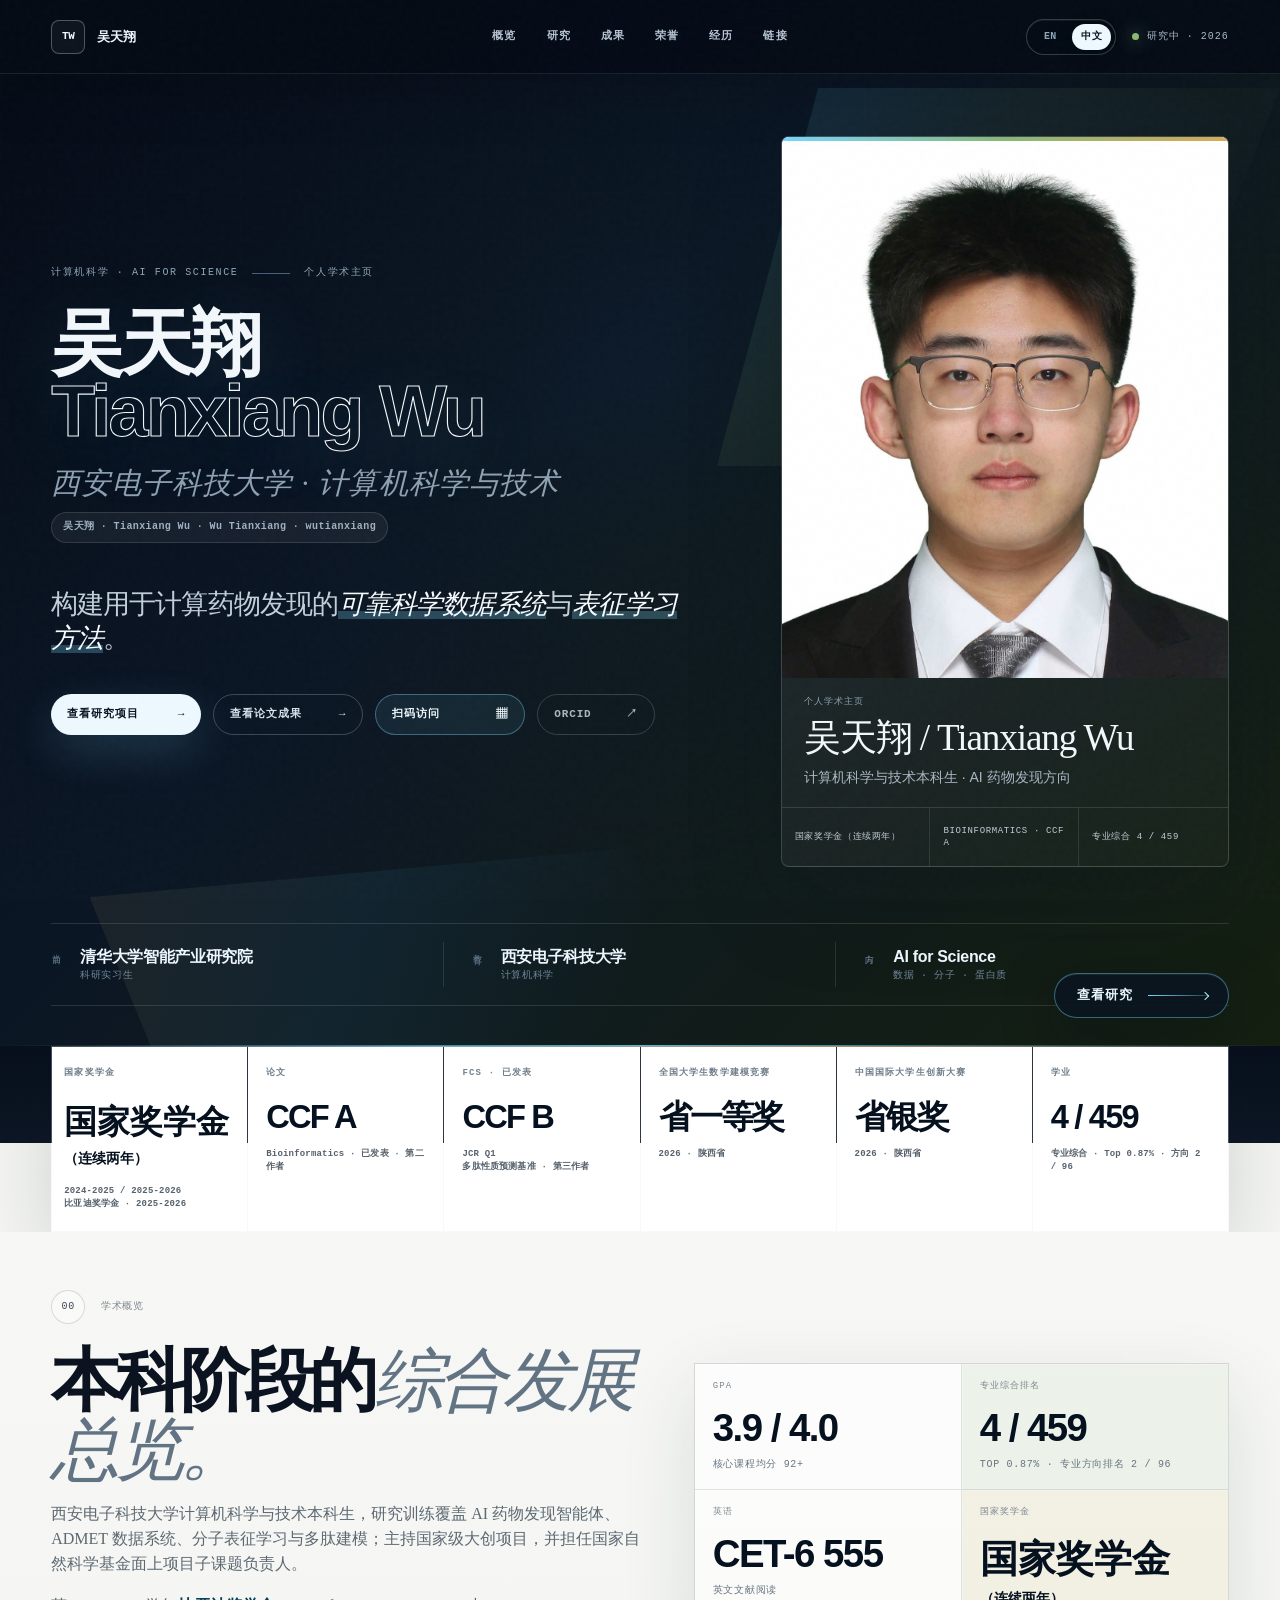
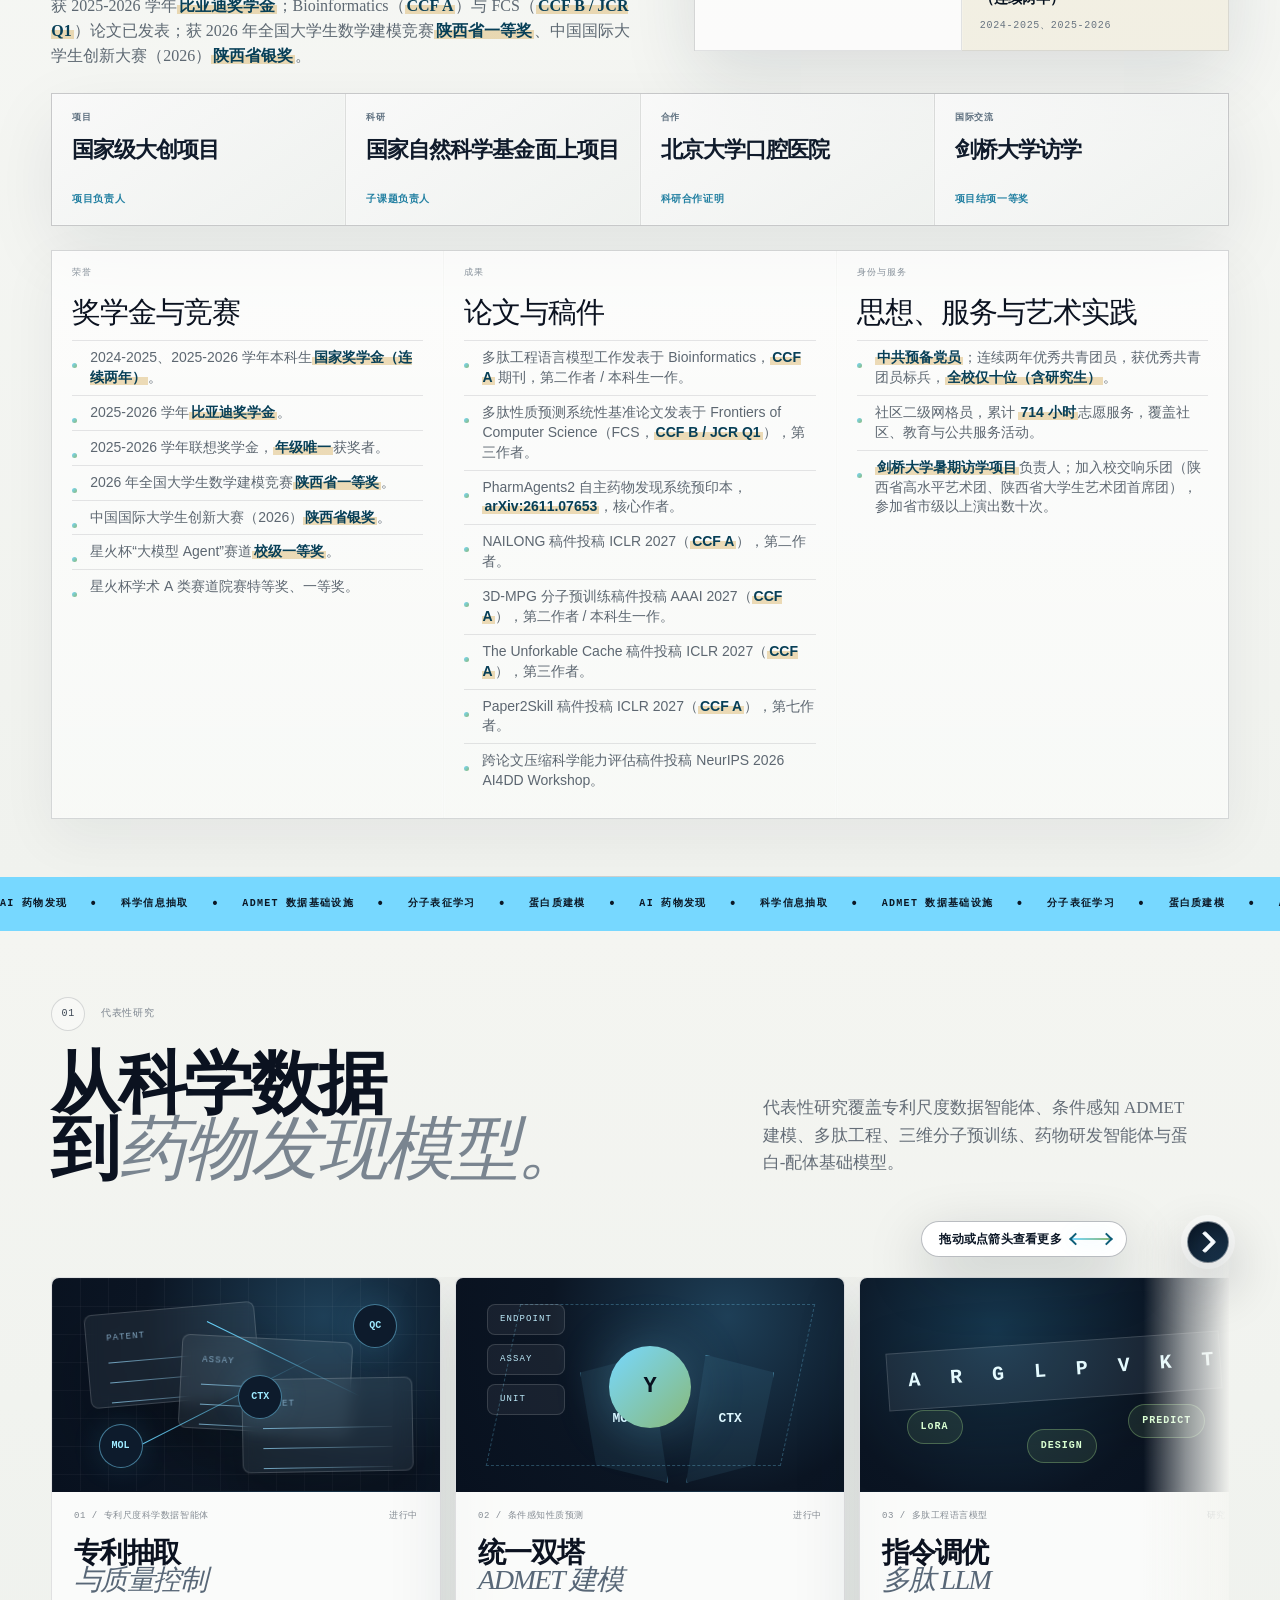
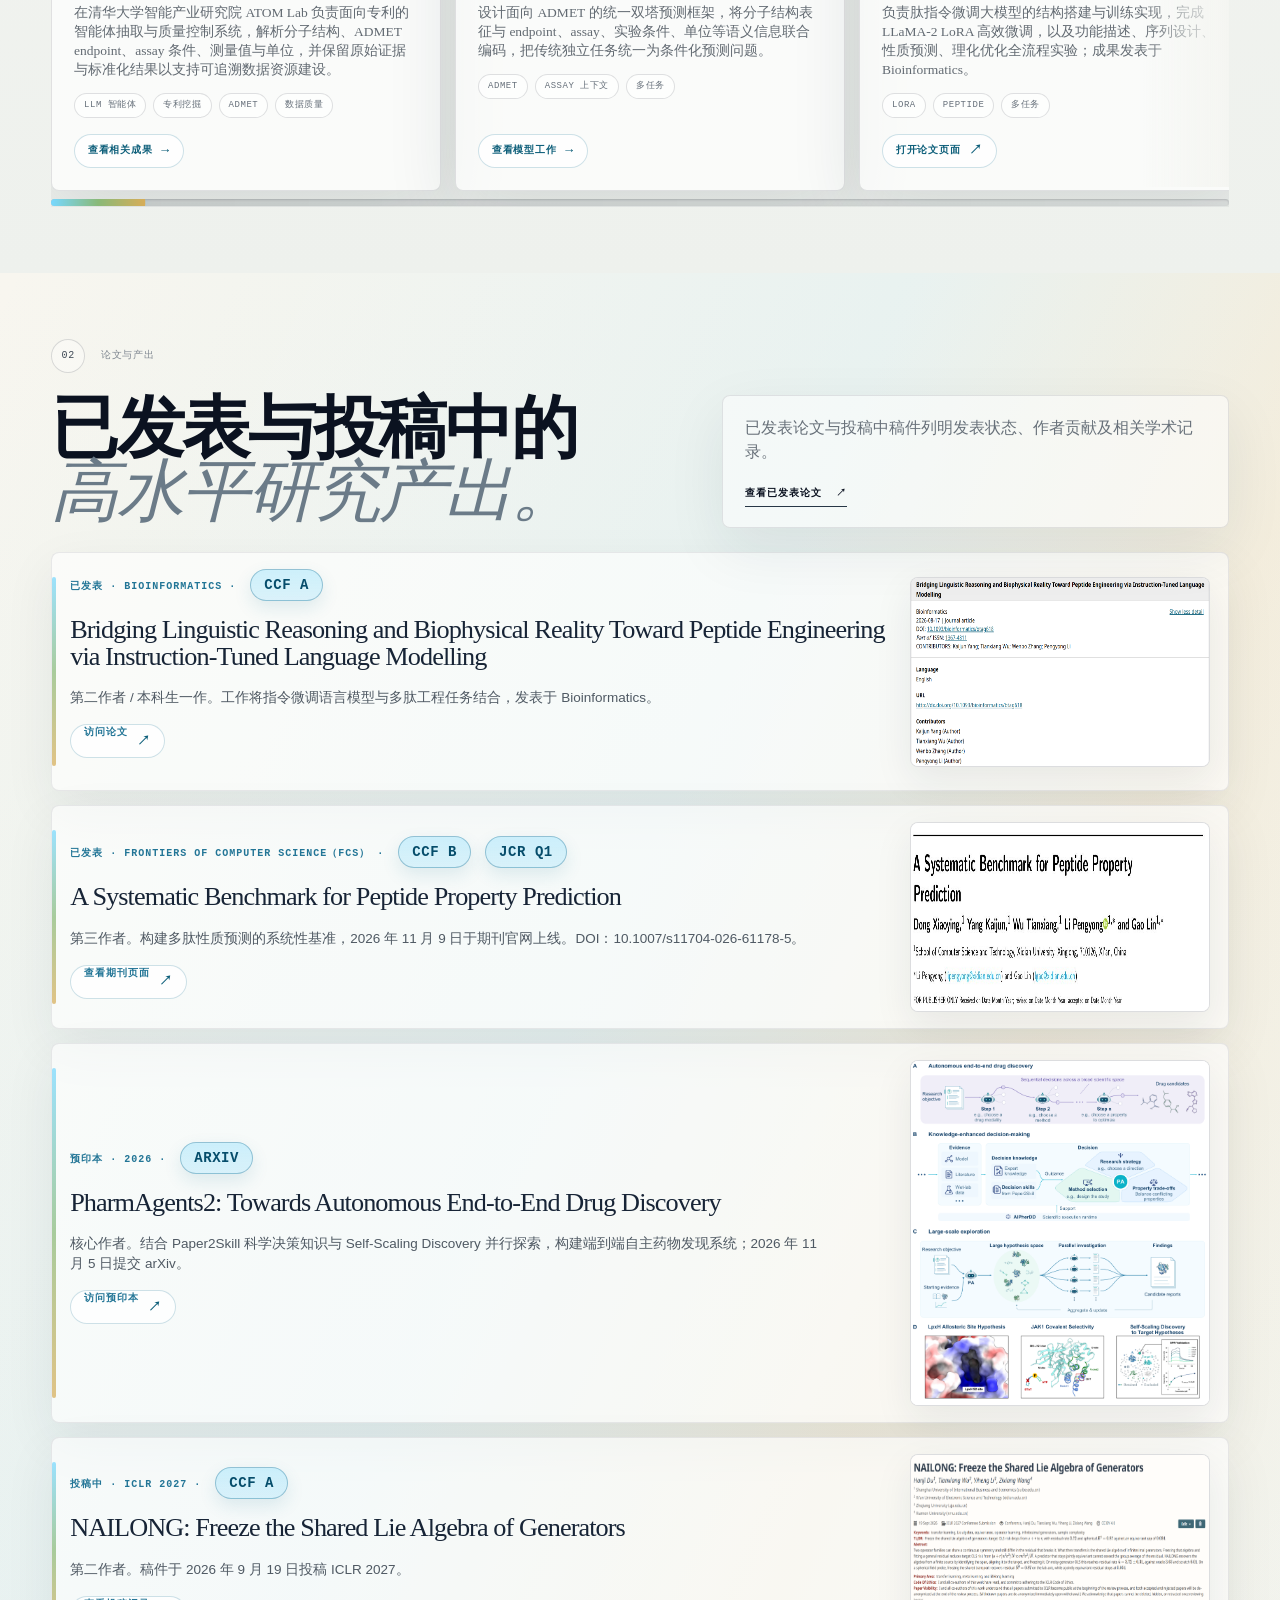
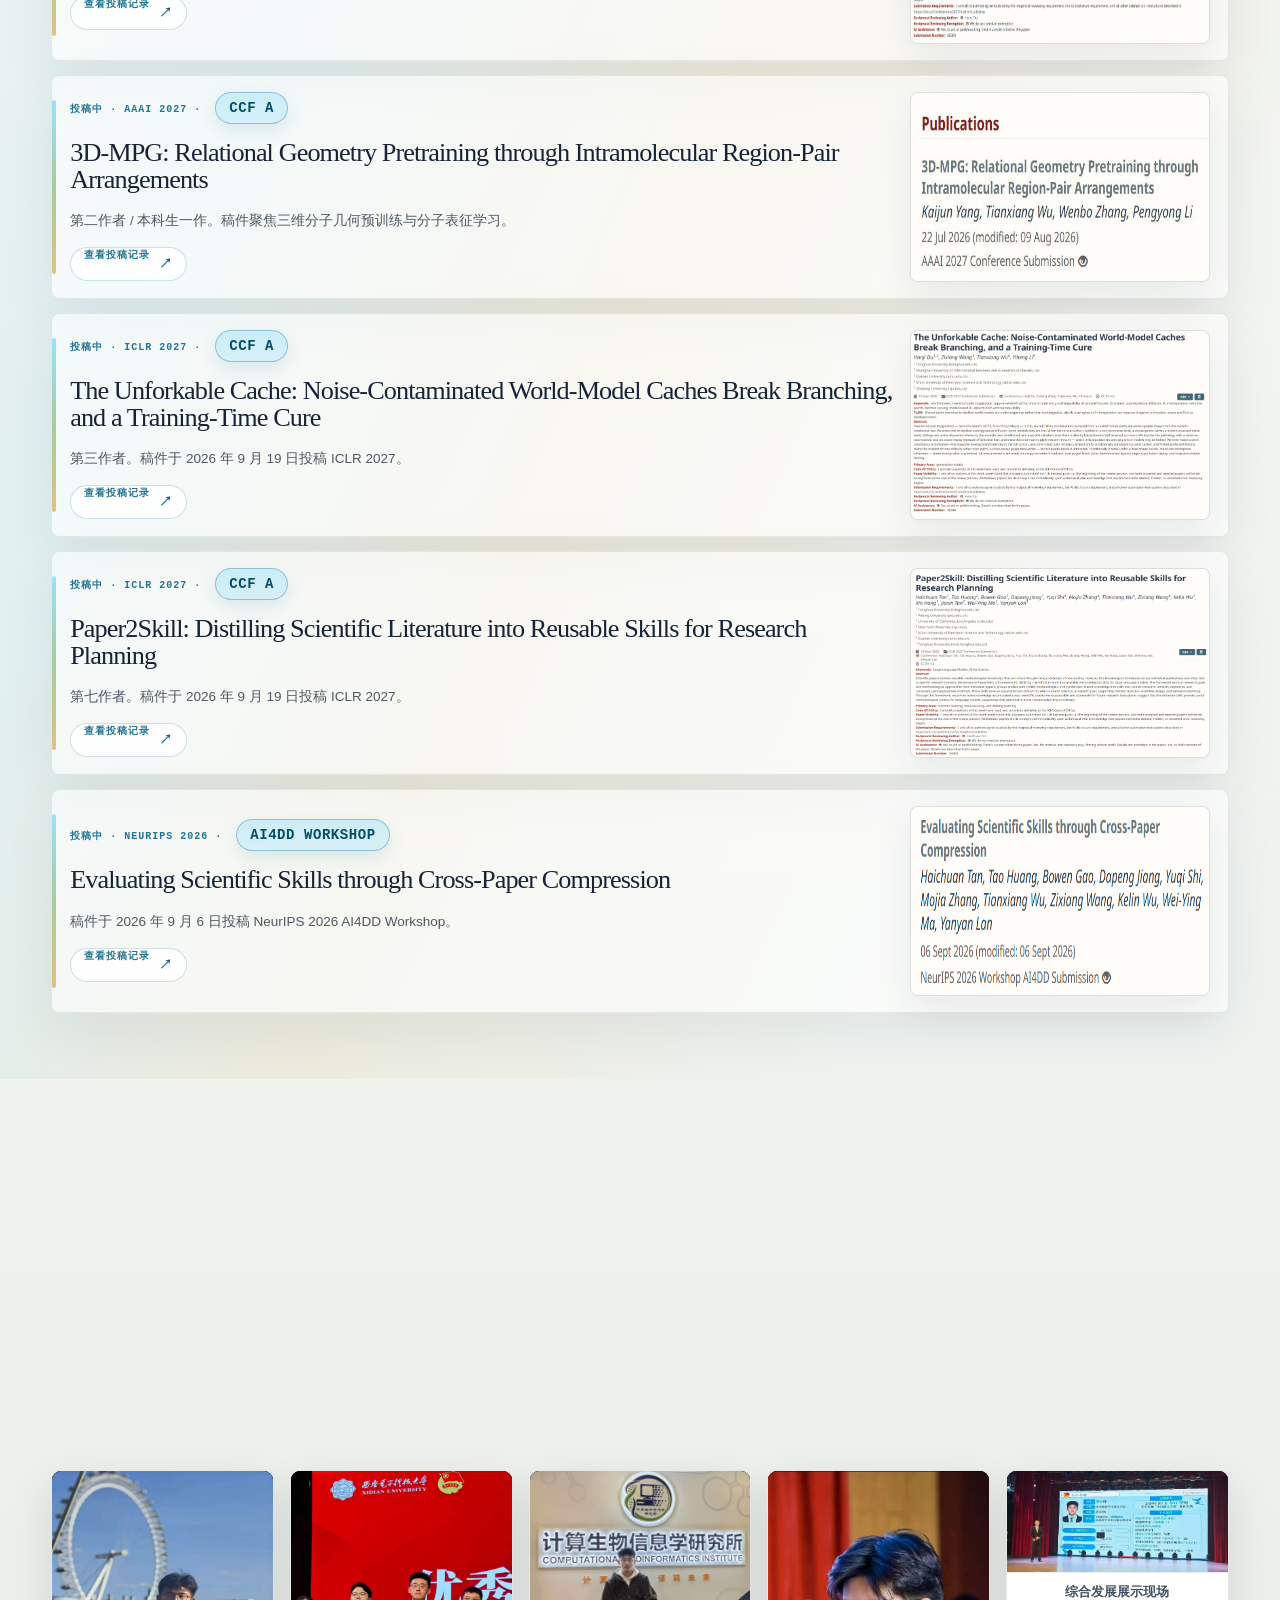
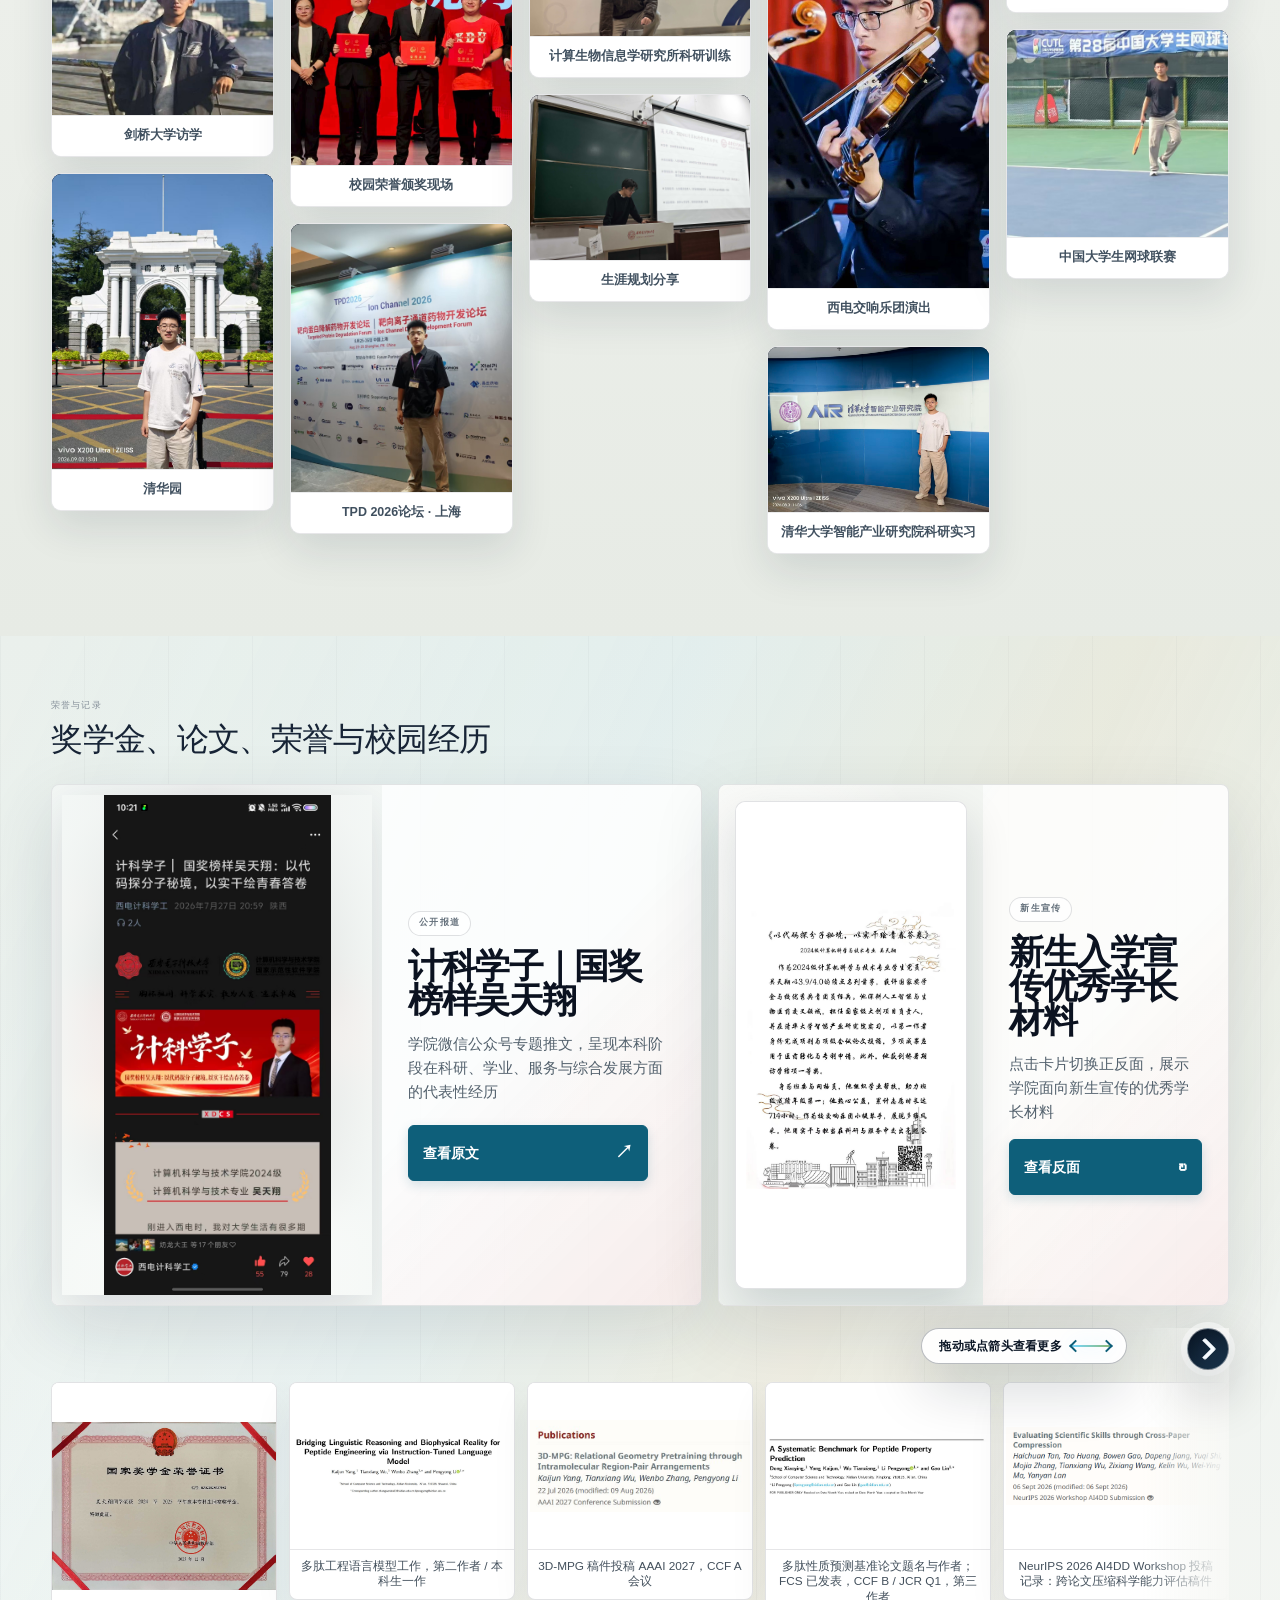
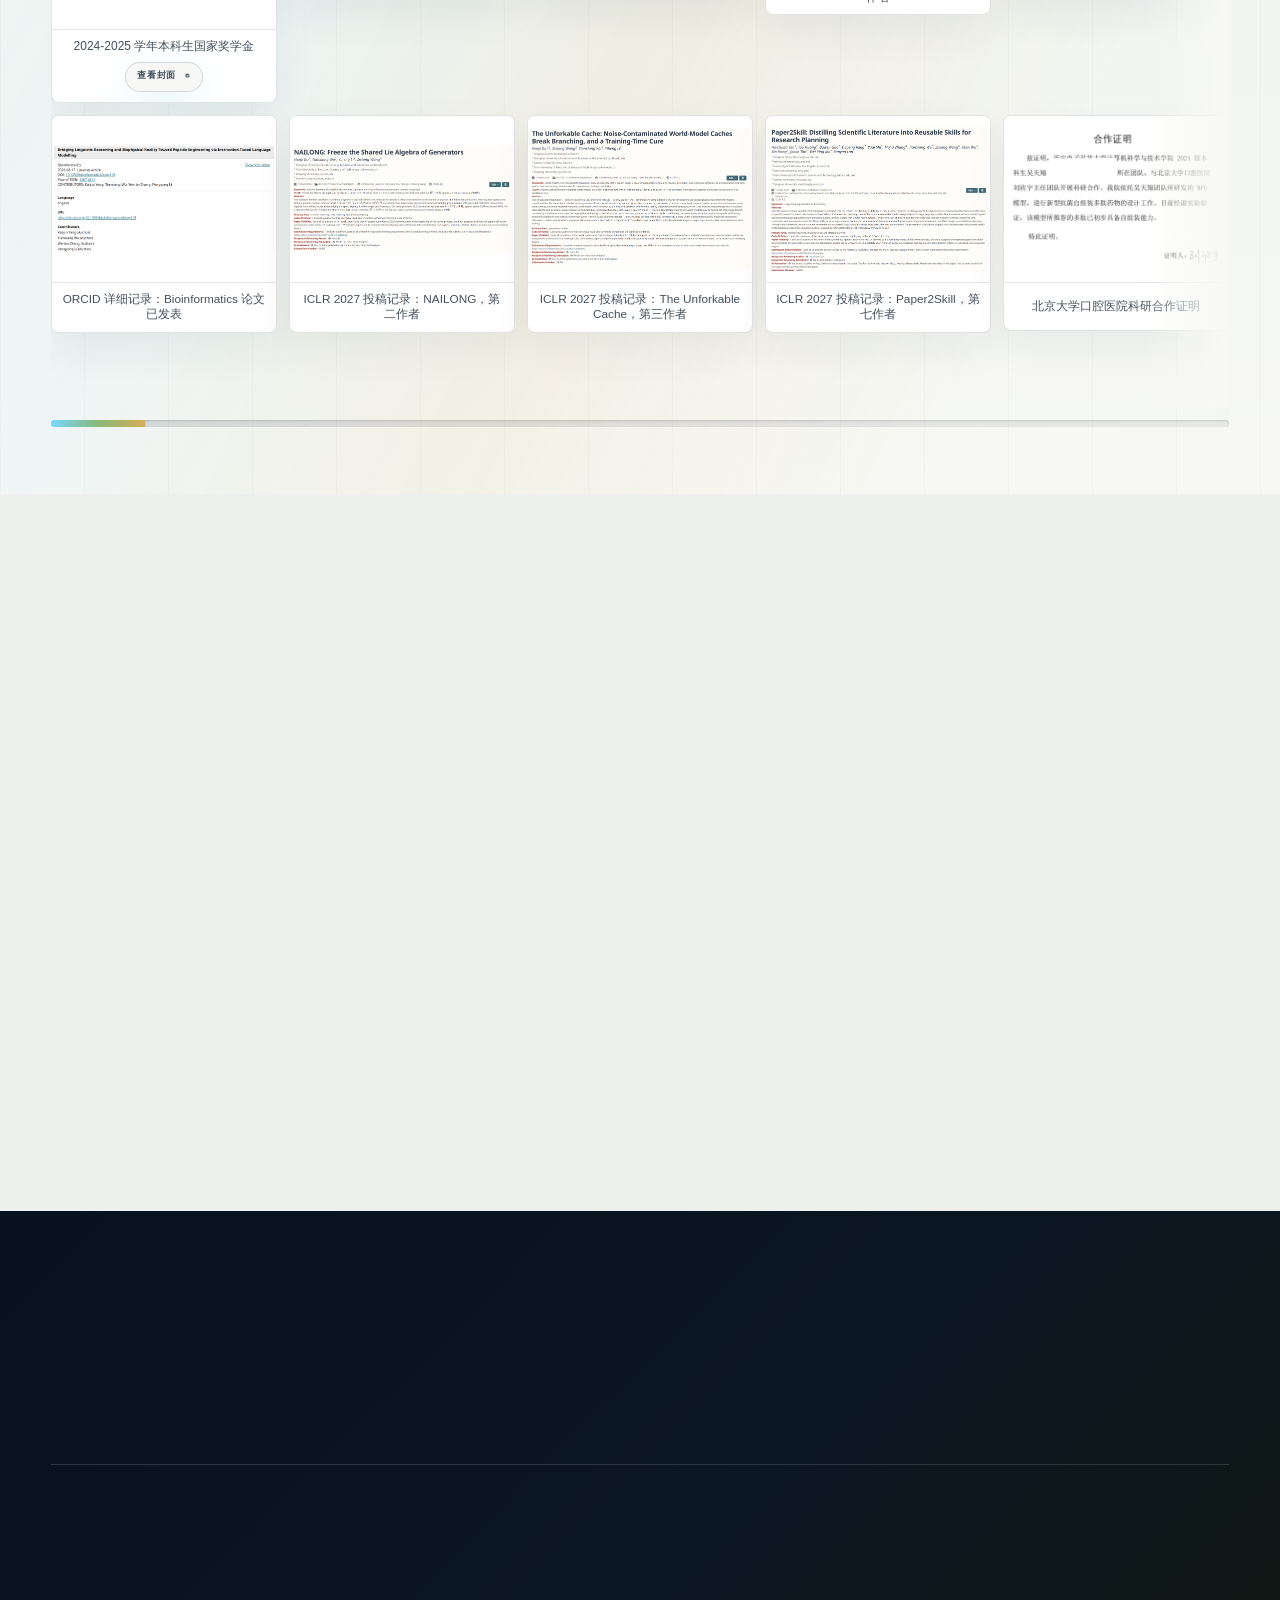
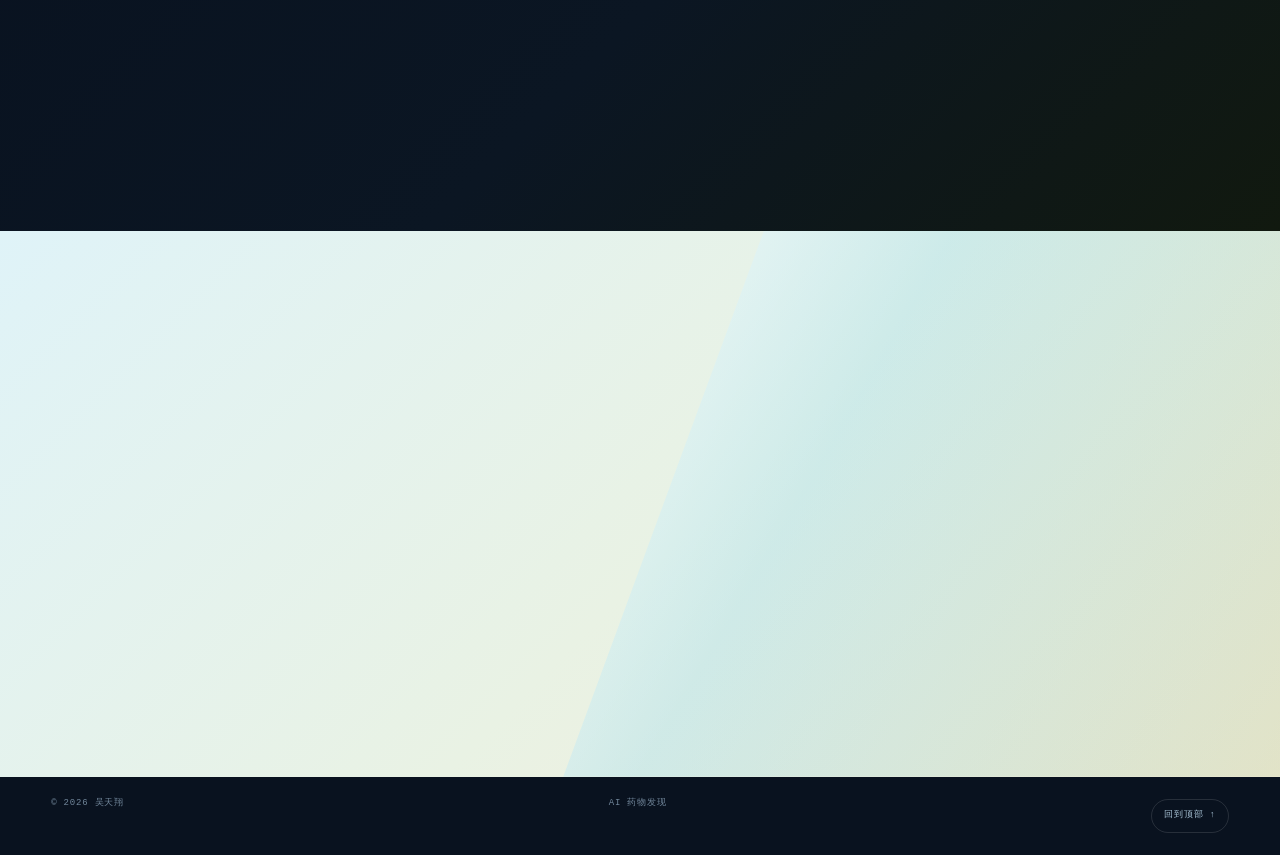
<file: index.html>
<!doctype html>
<html lang="zh-CN">
<head>
  <meta charset="utf-8" />
  <meta name="viewport" content="width=device-width, initial-scale=1" />
  <meta name="description" content="吴天翔个人主页（Tianxiang Wu / wutianxiang），西安电子科技大学计算机科学与技术本科生、清华大学智能产业研究院科研实习生，展示 AI 药物发现、科学信息抽取、ADMET 数据、分子表征学习、论文、项目、奖学金与综合发展经历。" />
  <meta name="keywords" content="吴天翔,吴天翔个人主页,wutianxiang,Tianxiang Wu,Wu Tianxiang,吴天翔 西电,吴天翔 西安电子科技大学,吴天翔 清华,清华大学智能产业研究院 吴天翔,AI 药物发现,AI for Drug Discovery,西安电子科技大学,清华大学智能产业研究院,AIDD,ADMET,分子表征学习" />
  <meta name="author" content="吴天翔 / Tianxiang Wu / wutianxiang" />
  <meta name="robots" content="index, follow, max-image-preview:large" />
  <meta name="theme-color" content="#08111f" />
  <meta property="og:title" content="吴天翔个人主页 | Tianxiang Wu / wutianxiang | 西安电子科技大学 · 清华大学智能产业研究院" />
  <meta property="og:description" content="吴天翔个人主页：西安电子科技大学计算机科学与技术本科生、清华大学智能产业研究院科研实习生，研究方向包括 AI 药物发现、科学信息抽取、ADMET 数据与分子表征学习。" />
  <meta property="og:type" content="website" />
  <meta property="og:url" content="https://wutianxiang.cn/" />
  <meta property="og:image" content="https://wutianxiang.cn/assets/brand/wutianxiang-preview.jpg" />
  <meta property="og:image:width" content="1200" />
  <meta property="og:image:height" content="630" />
  <meta property="og:image:alt" content="Tianxiang Wu personal homepage preview at Tsinghua University AIR" />
  <meta property="og:locale" content="zh_CN" />
  <meta property="og:locale:alternate" content="en_US" />
  <meta name="twitter:card" content="summary_large_image" />
  <meta name="twitter:title" content="吴天翔个人主页 | Tianxiang Wu / wutianxiang" />
  <meta name="twitter:description" content="西安电子科技大学 · 清华大学智能产业研究院 · AI 药物发现与分子表征学习。" />
  <meta name="twitter:image" content="https://wutianxiang.cn/assets/brand/wutianxiang-preview.jpg" />
  <meta name="twitter:image:alt" content="Tianxiang Wu personal homepage preview at Tsinghua University AIR" />
  <link rel="canonical" href="https://wutianxiang.cn/" />
  <link rel="alternate" hreflang="zh-CN" href="https://wutianxiang.cn/" />
  <link rel="alternate" hreflang="en" href="https://wutianxiang.cn/?lang=en" />
  <link rel="alternate" hreflang="x-default" href="https://wutianxiang.cn/" />
  <link rel="me" href="https://github.com/biochemaiwill" />
  <link rel="me" href="https://orcid.org/0009-0006-8833-3070" />
  <link rel="icon" href="/favicon.ico" sizes="any" />
  <link rel="icon" type="image/svg+xml" href="/favicon.svg" />
  <link rel="icon" type="image/png" sizes="48x48" href="/assets/brand/favicon-48.png" />
  <link rel="icon" type="image/png" sizes="96x96" href="/assets/brand/favicon-96.png" />
  <link rel="apple-touch-icon" sizes="180x180" href="/assets/brand/favicon-180.png" />
  <link rel="manifest" href="/site.webmanifest" />
  <link rel="image_src" href="https://wutianxiang.cn/assets/brand/wutianxiang-preview.jpg" />
  <title>吴天翔个人主页 | Tianxiang Wu / wutianxiang | 西安电子科技大学 · 清华大学智能产业研究院</title>
  <script type="application/ld+json">
  {
    "@context": "https://schema.org",
    "@graph": [
      {
        "@type": "WebSite",
        "@id": "https://wutianxiang.cn/#website",
        "url": "https://wutianxiang.cn/",
        "name": "吴天翔个人主页 | Tianxiang Wu / wutianxiang",
        "inLanguage": ["zh-CN", "en"],
        "publisher": {
          "@id": "https://wutianxiang.cn/#person"
        }
      },
      {
        "@type": "ProfilePage",
        "@id": "https://wutianxiang.cn/#webpage",
        "url": "https://wutianxiang.cn/",
        "name": "吴天翔个人主页 | Tianxiang Wu / wutianxiang | 西安电子科技大学 · 清华大学智能产业研究院",
        "description": "吴天翔个人主页（Tianxiang Wu / Wu Tianxiang / wutianxiang），展示西安电子科技大学计算机科学与技术本科生、清华大学智能产业研究院科研实习生在 AI 药物发现、科学信息抽取、ADMET 数据、分子表征学习、论文、项目、奖学金与综合发展方面的经历。",
        "isPartOf": {
          "@id": "https://wutianxiang.cn/#website"
        },
        "about": {
          "@id": "https://wutianxiang.cn/#person"
        },
        "mainEntity": {
          "@id": "https://wutianxiang.cn/#person"
        },
        "primaryImageOfPage": {
          "@type": "ImageObject",
          "url": "https://wutianxiang.cn/assets/brand/wutianxiang-preview.jpg",
          "width": 1200,
          "height": 630
        },
        "thumbnailUrl": "https://wutianxiang.cn/assets/brand/wutianxiang-profile-1x1.jpg",
        "inLanguage": "zh-CN"
      },
      {
        "@type": "Person",
        "@id": "https://wutianxiang.cn/#person",
        "name": "吴天翔",
        "alternateName": ["Tianxiang Wu", "Wu Tianxiang", "wutianxiang"],
        "url": "https://wutianxiang.cn/",
        "image": [
          "https://wutianxiang.cn/assets/brand/wutianxiang-profile-1x1.jpg",
          "https://wutianxiang.cn/assets/brand/wutianxiang-profile-4x3.jpg",
          "https://wutianxiang.cn/assets/brand/wutianxiang-profile-16x9.jpg",
          "https://wutianxiang.cn/assets/profile/formal-headshot.jpg"
        ],
        "description": "吴天翔个人主页。西安电子科技大学计算机科学与技术本科生，清华大学智能产业研究院科研实习生，研究方向包括 AI 药物发现、科学信息抽取、ADMET 数据与分子表征学习。",
        "affiliation": [
          {
            "@type": "CollegeOrUniversity",
            "name": "西安电子科技大学"
          },
          {
            "@type": "Organization",
            "name": "清华大学智能产业研究院"
          }
        ],
        "sameAs": [
          "https://github.com/biochemaiwill",
          "https://orcid.org/0009-0006-8833-3070"
        ],
        "knowsAbout": [
          "AI for Drug Discovery",
          "Scientific Information Extraction",
          "ADMET Data",
          "Molecular Representation Learning",
          "AI4DD",
          "NeurIPS 2026 Workshop"
        ]
      }
    ]
  }
  </script>
  <link rel="stylesheet" href="styles.css?v=20261120-01" />
  <script defer src="script.js?v=20261120-02"></script>
</head>
<body>
  <div class="ambient-spotlight" aria-hidden="true"></div>
  <div class="page-noise" aria-hidden="true"></div>
  <div class="scroll-progress" aria-hidden="true"></div>

  <header class="site-header">
    <a class="brand" href="#top" aria-label="Tianxiang Wu home">
      <span class="brand-mark">TW</span>
      <span class="brand-copy" data-i18n="brand.name">Tianxiang Wu</span>
    </a>
    <nav class="nav" aria-label="Primary navigation">
      <a href="#profile" data-i18n="nav.profile">Profile</a>
      <a href="#research" data-i18n="nav.research">Research</a>
      <a href="#outputs" data-i18n="nav.outputs">Outputs</a>
      <a href="#records" data-i18n="nav.records">Records</a>
      <a href="#experience" data-i18n="nav.experience">Experience</a>
      <a href="#contact" data-i18n="nav.links">Links</a>
    </nav>
    <div class="header-tools">
      <button class="lang-toggle" type="button" data-lang-toggle aria-label="Switch language">
        <span class="lang-option" data-lang-en>EN</span>
        <span class="lang-option" data-lang-zh>中文</span>
      </button>
      <div class="header-meta">
        <span class="status-dot"></span>
        <span data-i18n="status">Researching · 2026</span>
      </div>
    </div>
  </header>
  <nav class="mobile-bottom-nav" aria-label="Mobile navigation">
    <a href="#profile" data-i18n="nav.profile">Profile</a>
    <a href="#research" data-i18n="nav.research">Research</a>
    <a href="#outputs" data-i18n="nav.outputs">Outputs</a>
    <a href="#records" data-i18n="nav.records">Records</a>
    <a href="#contact" data-i18n="nav.links">Links</a>
  </nav>

  <main id="top">
    <section class="hero">
      <div class="hero-grid" aria-hidden="true"></div>
      <div class="hero-glow hero-glow-a" aria-hidden="true"></div>
      <div class="hero-glow hero-glow-b" aria-hidden="true"></div>

      <div class="hero-copy reveal">
        <div class="eyebrow">
          <span data-i18n="hero.domain">AI × Drug Discovery</span>
          <span class="eyebrow-rule"></span>
          <span data-i18n="hero.profile">Research profile</span>
        </div>

        <h1>
          <span class="hero-first" data-i18n="hero.name.first">Tianxiang</span>
          <span class="hero-last" data-i18n="hero.name.last">Wu</span>
        </h1>
        <div class="cn-name" data-i18n="hero.cnName">吴天翔</div>
        <div class="search-alias" data-i18n="hero.searchAlias">吴天翔 · Tianxiang Wu · wutianxiang</div>

        <p class="hero-lede" data-i18n-html="hero.lede">
          构建用于计算药物发现的<em>可靠科学数据系统</em>与<em>表征学习方法</em>。
        </p>

        <div class="hero-actions">
          <a class="btn btn-primary" href="#research">
            <span data-i18n="hero.cta.research">View research</span><span>→</span>
          </a>
          <a class="btn btn-ghost" href="#outputs">
            <span data-i18n="hero.cta.outputs">View publications</span><span>→</span>
          </a>
          <button class="btn btn-ghost btn-qr" type="button" data-qr-open>
            <span data-i18n="hero.cta.qr">Scan QR</span><span>▦</span>
          </button>
          <a class="btn btn-ghost btn-external" href="https://orcid.org/0009-0006-8833-3070" target="_blank" rel="noreferrer">
            ORCID <span>↗</span>
          </a>
        </div>
      </div>

      <div class="hero-visual reveal" aria-label="Formal portrait of Tianxiang Wu">
        <div class="portrait-card">
          <img src="assets/profile/formal-headshot.jpg" alt="Formal portrait of Tianxiang Wu" />
          <div class="portrait-meta">
            <span data-i18n="portrait.kicker">Academic profile</span>
            <strong data-i18n="portrait.name">Tianxiang Wu / 吴天翔</strong>
            <p data-i18n="portrait.desc">Computer Science undergraduate · AI for Drug Discovery</p>
          </div>
          <div class="portrait-strip">
            <span data-i18n="portrait.badge1">国家奖学金（连续两年）</span>
            <span data-i18n="portrait.badge2">Bioinformatics · CCF A</span>
            <span data-i18n="portrait.badge3">专业综合 4 / 459</span>
          </div>
        </div>
      </div>

      <div class="hero-facts reveal">
        <div class="fact"><span class="fact-label" data-i18n="facts.current.label">Current</span><strong data-i18n="facts.current.org">Tsinghua AIR</strong><small data-i18n="facts.current.value">Research Intern</small></div>
        <div class="fact"><span class="fact-label" data-i18n="facts.education.label">Education</span><strong data-i18n="facts.education.org">Xidian University</strong><small data-i18n="facts.education.value">Computer Science</small></div>
        <div class="fact"><span class="fact-label" data-i18n="facts.focus.label">Focus</span><strong data-i18n="facts.focus.org">AI4Science</strong><small data-i18n="facts.focus.value">Data · Molecules · Proteins</small></div>
      </div>

      <div class="mobile-profile-panel reveal">
        <span data-i18n="mobile.kicker">Mobile overview</span>
        <strong data-i18n="mobile.title">Research, honors and projects at a glance</strong>
        <div class="mobile-stat-grid">
          <a href="#metric-rank"><b>2 / 96</b><small data-i18n="mobile.rank">Track ranking</small></a>
          <a href="https://doi.org/10.1093/bioinformatics/btag618" target="_blank" rel="noreferrer"><b>CCF A</b><small data-i18n="mobile.paper">Published work</small></a>
          <a href="#academic-scholarships"><b data-i18n="mobile.scholarship.value">国家奖学金（连续两年）</b><small data-i18n="mobile.scholarship">国家奖学金</small></a>
          <a href="#metric-rank"><b>4 / 459</b><small data-i18n="mobile.overallRank">专业综合排名 · Top 0.87%</small></a>
        </div>
        <div class="mobile-quick-actions">
          <a href="#research" data-i18n="mobile.cta.research">View research projects</a>
          <a href="#outputs" data-i18n="mobile.cta.outputs">View publications</a>
        </div>
      </div>

      <a class="scroll-cue" href="#research"><span data-i18n="scroll">Scroll to research</span><i></i></a>
    </section>

    <section class="spotlight-section" aria-label="Key achievements">
      <div class="spotlight-track">
        <a class="spotlight-card" href="#academic-scholarships">
          <span data-i18n="spotlight.scholarship.kicker">国家奖学金</span>
          <strong class="scholarship-title" data-i18n-html="spotlight.scholarship.value">国家奖学金<small>（连续两年）</small></strong>
          <small data-i18n="spotlight.scholarship.note">2024-2025 / 2025-2026</small>
          <small data-i18n="spotlight.byd.note">比亚迪奖学金 · 2025-2026</small>
        </a>
        <a class="spotlight-card" href="https://doi.org/10.1093/bioinformatics/btag618" target="_blank" rel="noreferrer">
          <span data-i18n="spotlight.paper.kicker">Publication</span>
          <strong data-i18n="spotlight.paper.value">CCF A</strong>
          <small data-i18n="spotlight.paper.note">Bioinformatics · Published · Second author</small>
        </a>
        <a class="spotlight-card" href="#publication-fcs">
          <span data-i18n="spotlight.fcs.kicker">FCS · 已发表</span>
          <strong data-i18n="spotlight.fcs.value">CCF B</strong>
          <small data-i18n="spotlight.fcs.quartile">JCR Q1</small>
          <small data-i18n="spotlight.fcs.note">多肽性质预测基准 · 第三作者</small>
        </a>
        <a class="spotlight-card" href="#award-cumcm-2026">
          <span data-i18n="spotlight.modeling.kicker">全国大学生数学建模竞赛</span>
          <strong data-i18n="spotlight.modeling.value">省一等奖</strong>
          <small data-i18n="spotlight.modeling.note">2026 · 陕西省</small>
        </a>
        <a class="spotlight-card" href="#award-innovation-2026">
          <span data-i18n="spotlight.innovation.kicker">中国国际大学生创新大赛</span>
          <strong data-i18n="spotlight.innovation.value">省银奖</strong>
          <small data-i18n="spotlight.innovation.note">2026 · 陕西省</small>
        </a>
        <a class="spotlight-card" href="#metric-rank">
          <span data-i18n="spotlight.rank.kicker">学业</span>
          <strong>4 / 459</strong>
          <small data-i18n="spotlight.overallRank.note">专业综合 · Top 0.87% · 方向 2 / 96</small>
        </a>
      </div>
    </section>

    <section class="section profile-section" id="profile">
      <div class="section-kicker reveal"><span>00</span><p data-i18n="profile.kicker">Academic snapshot</p></div>
      <div class="profile-layout">
        <div class="profile-lead reveal">
          <h2 data-i18n-html="profile.heading">本科阶段的<em>综合发展总览。</em></h2>
          <p data-i18n="profile.summary">Computer Science undergraduate at Xidian University with research training across AIDD agents, ADMET data systems, molecular representation learning and peptide modeling.</p>
          <p data-i18n-html="profile.highlights">获 2025-2026 学年<strong class="highlight">比亚迪奖学金</strong>；Bioinformatics（<strong class="highlight">CCF A</strong>）与 FCS（<strong class="highlight">CCF B / JCR Q1</strong>）论文已发表；获 2026 年全国大学生数学建模竞赛<strong class="highlight">陕西省一等奖</strong>、中国国际大学生创新大赛（2026）<strong class="highlight">陕西省银奖</strong>。</p>
        </div>
        <div class="metric-grid reveal">
          <div class="metric"><span data-i18n="metric.gpa.label">GPA</span><strong>3.9 / 4.0</strong><small data-i18n="metric.gpa.note">Core average 92+</small></div>
          <div class="metric" id="metric-rank"><span data-i18n="metric.rank.label">专业综合排名</span><strong>4 / 459</strong><small data-i18n="metric.rank.note">Top 0.87% · 专业方向排名 2 / 96</small></div>
          <div class="metric"><span data-i18n="metric.english.label">English</span><strong>CET-6 555</strong><small data-i18n="metric.english.note">Literature reading</small></div>
          <div class="metric"><span data-i18n="metric.scholarship.label">国家奖学金</span><strong class="scholarship-title" data-i18n-html="metric.scholarship.value">国家奖学金<small>（连续两年）</small></strong><small data-i18n="metric.scholarship.note">2024-2025、2025-2026</small></div>
        </div>
      </div>

      <div class="impact-strip reveal" aria-label="Selected academic evidence">
        <a class="impact-item" href="#project-molecular-platform">
          <span data-i18n="impact.innovation.kicker">Project</span>
          <strong data-i18n="impact.innovation.value">National Innovation Program</strong>
          <small data-i18n="impact.innovation.note">Project lead</small>
        </a>
        <a class="impact-item" href="#project-3d-mpg">
          <span data-i18n="impact.nsfc.kicker">Research</span>
          <strong data-i18n="impact.nsfc.value">NSFC General Program</strong>
          <small data-i18n="impact.nsfc.note">Subproject lead</small>
        </a>
        <a class="impact-item" href="#record-pku-collaboration">
          <span data-i18n="impact.pku.kicker">Collaboration</span>
          <strong data-i18n="impact.pku.value">Peking University Hospital of Stomatology</strong>
          <small data-i18n="impact.pku.note">Research collaboration proof</small>
        </a>
        <a class="impact-item" href="#record-cambridge-first-prize">
          <span data-i18n="impact.cambridge.kicker">International</span>
          <strong data-i18n="impact.cambridge.value">Cambridge visiting program</strong>
          <small data-i18n="impact.cambridge.note">Project first prize</small>
        </a>
      </div>

      <div class="evidence-board reveal">
        <article id="academic-scholarships">
          <span data-i18n="profile.awards.kicker">Honors</span>
          <h3 data-i18n="profile.awards.title">Scholarships & competitions</h3>
          <ul>
            <li data-i18n-html="profile.awards.item1">2024-2025、2025-2026 学年本科生<strong class="highlight">国家奖学金（连续两年）</strong>。</li>
            <li id="award-byd-scholarship" data-i18n-html="profile.awards.byd">2025-2026 学年<strong class="highlight">比亚迪奖学金</strong>。</li>
            <li data-i18n-html="profile.awards.item2">Lenovo Scholarship, 2025-2026, the only recipient in the grade.</li>
            <li id="award-cumcm-2026" data-i18n-html="profile.awards.item5">2026 年全国大学生数学建模竞赛<strong class="highlight">陕西省一等奖</strong>。</li>
            <li id="award-innovation-2026" data-i18n-html="profile.awards.item6">中国国际大学生创新大赛（2026）<strong class="highlight">陕西省银奖</strong>。</li>
            <li data-i18n-html="profile.awards.item3">Xinghuo Cup LLM Agent track university first prize.</li>
            <li data-i18n-html="profile.awards.item4">Xinghuo Cup academic A-track school preliminary special prize and first prize.</li>
          </ul>
        </article>
        <article>
          <span data-i18n="profile.outputs.kicker">Outputs</span>
          <h3 data-i18n="profile.outputs.title">Papers & manuscripts</h3>
          <ul>
            <li data-i18n-html="profile.outputs.item1">Bioinformatics work on peptide engineering language models, published as second author / undergraduate lead author.</li>
            <li data-i18n-html="profile.outputs.item5">多肽性质预测系统性基准论文发表于 Frontiers of Computer Science（FCS，<strong class="highlight">CCF B / JCR Q1</strong>），第三作者。</li>
            <li data-i18n-html="profile.outputs.pharmagents2">PharmAgents2 自主药物发现系统预印本，<strong class="highlight">arXiv:2611.07653</strong>，核心作者。</li>
            <li data-i18n-html="profile.outputs.item2">NAILONG manuscript submitted to ICLR 2027, a CCF A conference, as second author.</li>
            <li data-i18n-html="profile.outputs.item3">3D-MPG molecular pretraining manuscript submitted to AAAI 2027, a CCF A conference, as second author / undergraduate lead author.</li>
            <li data-i18n-html="profile.outputs.item4">The Unforkable Cache manuscript submitted to ICLR 2027, a CCF A conference, as third author.</li>
            <li data-i18n-html="profile.outputs.item6">Paper2Skill manuscript submitted to ICLR 2027, a CCF A conference, as seventh author.</li>
            <li data-i18n-html="profile.outputs.item7">Cross-paper scientific skill evaluation manuscript submitted to the NeurIPS 2026 AI4DD Workshop.</li>
          </ul>
        </article>
        <article>
          <span data-i18n="profile.broader.kicker">Identity & service</span>
          <h3 data-i18n="profile.broader.title">Leadership, public work & arts</h3>
          <ul>
            <li data-i18n-html="profile.broader.item1"><strong class="highlight">中共预备党员</strong>；连续两年优秀共青团员，获优秀共青团员标兵，<strong class="highlight">全校仅十位（含研究生）</strong>。</li>
            <li data-i18n-html="profile.broader.item2">Community second-level grid worker, with 714 hours of volunteer service across community, education and public-service activities.</li>
            <li data-i18n-html="profile.broader.item3"><strong class="highlight">剑桥大学暑期访学项目</strong>负责人；加入校交响乐团（陕西省高水平艺术团、陕西省大学生艺术团首席团），参加省市级以上演出数十次。</li>
          </ul>
        </article>
      </div>

    </section>

    <section class="ticker" aria-label="Research interests">
      <div class="ticker-viewport">
        <div class="ticker-track">
          <div class="ticker-group">
            <span data-i18n="ticker.aidd">AI for Drug Discovery</span><b>•</b>
            <span data-i18n="ticker.ie">Scientific Information Extraction</span><b>•</b>
            <span data-i18n="ticker.admet">ADMET Data Infrastructure</span><b>•</b>
            <span data-i18n="ticker.mrl">Molecular Representation Learning</span><b>•</b>
            <span data-i18n="ticker.protein">Protein Modeling</span><b>•</b>
          </div>
        </div>
      </div>
      <button class="ticker-toggle" type="button" data-ticker-toggle data-i18n-label="ticker.play" aria-label="播放研究关键词滚动" title="播放研究关键词滚动" hidden>
        <!--
          Lucide play and pause icons - ISC License
          Copyright (c) 2026 Lucide Icons and Contributors

          Permission to use, copy, modify, and/or distribute this software for any
          purpose with or without fee is hereby granted, provided that the above
          copyright notice and this permission notice appear in all copies.

          THE SOFTWARE IS PROVIDED "AS IS" AND THE AUTHOR DISCLAIMS ALL WARRANTIES
          WITH REGARD TO THIS SOFTWARE INCLUDING ALL IMPLIED WARRANTIES OF
          MERCHANTABILITY AND FITNESS. IN NO EVENT SHALL THE AUTHOR BE LIABLE FOR
          ANY SPECIAL, DIRECT, INDIRECT, OR CONSEQUENTIAL DAMAGES OR ANY DAMAGES
          WHATSOEVER RESULTING FROM LOSS OF USE, DATA OR PROFITS, WHETHER IN AN
          ACTION OF CONTRACT, NEGLIGENCE OR OTHER TORTIOUS ACTION, ARISING OUT OF
          OR IN CONNECTION WITH THE USE OR PERFORMANCE OF THIS SOFTWARE.
        -->
        <svg data-ticker-play width="18" height="18" viewBox="0 0 24 24" fill="none" stroke="currentColor" stroke-width="2" stroke-linecap="round" stroke-linejoin="round" aria-hidden="true">
          <path d="M5 5a2 2 0 0 1 3.008-1.728l11.997 6.998a2 2 0 0 1 .003 3.458l-12 7A2 2 0 0 1 5 19z" />
        </svg>
        <svg data-ticker-pause width="18" height="18" viewBox="0 0 24 24" fill="none" stroke="currentColor" stroke-width="2" stroke-linecap="round" stroke-linejoin="round" aria-hidden="true" hidden>
          <rect x="14" y="3" width="5" height="18" rx="1" />
          <rect x="5" y="3" width="5" height="18" rx="1" />
        </svg>
      </button>
    </section>

    <section class="section research-section" id="research">
      <div class="section-kicker reveal"><span>01</span><p data-i18n="research.kicker">Selected research</p></div>
      <div class="section-heading reveal">
        <h2 data-i18n-html="research.heading">从科学数据<br>到<em>药物发现模型。</em></h2>
        <p data-i18n="research.summary">Current work centers on scientific data extraction, context-aware molecular modeling, and computational drug discovery.</p>
      </div>

      <div class="projects research-mosaic">
        <article class="project project-featured project-wide reveal" id="project-patent-agent">
          <div class="project-visual patent-visual research-visual" aria-hidden="true">
            <div class="patent-paper p1">PATENT<i></i><i></i><i></i></div>
            <div class="patent-paper p2">ASSAY<i></i><i></i><i></i></div>
            <div class="patent-paper p3">ADMET<i></i><i></i><i></i></div>
            <div class="pipeline-line pl1"></div><div class="pipeline-line pl2"></div>
            <div class="pipeline-node pn1">MOL</div><div class="pipeline-node pn2">CTX</div><div class="pipeline-node pn3">QC</div>
          </div>
          <div class="project-copy">
            <div class="project-top"><span data-i18n="project1.type">01 / Patent-scale scientific data agents</span><span data-i18n="status.ongoing">Ongoing</span></div>
            <h3 data-i18n-html="project1.title">Patent extraction<br><em>and quality control</em></h3>
            <p data-i18n="project1.desc">At Tsinghua AIR ATOM Lab, building an agent-driven patent extraction and quality-control system for molecular structures, ADMET endpoints, assay conditions, values and units.</p>
            <div class="project-tags"><span data-i18n="tag.llm">LLM Agents</span><span data-i18n="tag.patent">Patent Mining</span><span>ADMET</span><span data-i18n="tag.quality">Data Quality</span></div>
            <a class="project-link" href="#outputs"><span data-i18n="project.link.outputs">View related outputs</span><b>→</b></a>
          </div>
        </article>

        <article class="project project-compact reveal" id="project-admet">
          <div class="project-visual admet-visual research-visual" aria-hidden="true">
            <div class="assay-stack"><span>endpoint</span><span>assay</span><span>unit</span></div>
            <div class="tower tower-left">MOL</div><div class="tower tower-right">CTX</div>
            <div class="fusion-core">Y</div>
          </div>
          <div class="project-copy">
            <div class="project-top"><span data-i18n="project2.type">02 / Condition-aware prediction</span><span data-i18n="status.ongoing">Ongoing</span></div>
            <h3 data-i18n-html="project2.title">Unified two-tower<br><em>ADMET modeling</em></h3>
            <p data-i18n="project2.desc">Designing a unified two-tower ADMET prediction framework that treats assay and experimental context as first-class model inputs rather than metadata left outside the model.</p>
            <div class="project-tags"><span>ADMET</span><span data-i18n="tag.assay">Assay Context</span><span data-i18n="tag.multitask">Multitask</span></div>
            <a class="project-link" href="#project-foundation-model"><span data-i18n="project.link.foundation">View model work</span><b>→</b></a>
          </div>
        </article>

        <article class="project project-compact reveal" id="project-peptide-llm">
          <div class="project-visual peptide-visual research-visual" aria-hidden="true">
            <div class="sequence-ribbon">A R G L P V K T M</div>
            <div class="peptide-node pn-a">LoRA</div><div class="peptide-node pn-b">DESIGN</div><div class="peptide-node pn-c">PREDICT</div>
          </div>
          <div class="project-copy">
            <div class="project-top"><span data-i18n="project3.type">03 / Peptide engineering language model</span><span data-i18n="status.research">Research</span></div>
            <h3 data-i18n-html="project3.title">Instruction-tuned<br><em>peptide LLM</em></h3>
            <p data-i18n="project3.desc">Built and trained a peptide instruction model with LoRA, covering function description, sequence design, property prediction and physicochemical optimization.</p>
            <div class="project-tags"><span>LoRA</span><span>Peptide</span><span data-i18n="tag.multitask">Multitask</span></div>
            <a class="project-link" href="https://doi.org/10.1093/bioinformatics/btag618" target="_blank" rel="noreferrer"><span data-i18n="project.link.paper">Open paper</span><b>↗</b></a>
          </div>
        </article>

        <article class="project project-wide project-3d reveal" id="project-3d-mpg">
          <div class="project-visual project-image-visual research-figure" aria-hidden="true">
            <img src="assets/evidence/3d-mpg-workflow.png" alt="" loading="lazy" />
          </div>
          <div class="project-copy">
            <div class="project-top"><span data-i18n="project4.type">04 / 3D molecular pretraining</span><span data-i18n="status.research">Research</span></div>
            <h3 data-i18n-html="project4.title">3D-MPG geometry<br><em>pretraining</em></h3>
            <p data-i18n="project4.desc">Contributed to 3D-MPG, a molecular representation learning manuscript on relational geometry pretraining through intramolecular region-pair arrangements, submitted to AAAI 2027.</p>
            <div class="project-tags"><span>3D Geometry</span><span>EGNN</span><span>AAAI 2027</span></div>
            <a class="project-link" href="#publication-aaai"><span data-i18n="project.link.submission">View submission record</span><b>→</b></a>
          </div>
        </article>

        <article class="project project-compact reveal" id="project-molecular-platform">
          <div class="project-visual molecule-visual research-visual" aria-hidden="true">
            <svg viewBox="0 0 520 340" role="img">
              <g class="mol-lines">
                <path d="M92 160 L168 96 L260 132 L338 82 L428 150" />
                <path d="M168 96 L184 216 L286 250 L338 82" />
                <path d="M260 132 L286 250 L410 238" />
              </g>
              <g class="mol-nodes">
                <circle cx="92" cy="160" r="20" /><circle cx="168" cy="96" r="18" /><circle cx="260" cy="132" r="22" /><circle cx="338" cy="82" r="17" />
                <circle cx="428" cy="150" r="20" /><circle cx="184" cy="216" r="18" /><circle cx="286" cy="250" r="21" /><circle cx="410" cy="238" r="18" />
              </g>
              <g class="mol-labels"><text x="70" y="52">PRETRAIN</text><text x="314" y="310">FINETUNE</text></g>
            </svg>
            <div class="embedding-grid"></div>
          </div>
          <div class="project-copy">
            <div class="project-top"><span data-i18n="project5.type">05 / Task-adaptive molecular platform</span><span data-i18n="status.research">Research</span></div>
            <h3 data-i18n-html="project5.title">Molecular pretraining<br><em>platform</em></h3>
            <p data-i18n="project5.desc">Built a task-adaptive molecular pretraining platform recognized with Xinghuo Cup university first prize and college-level special prize.</p>
            <div class="project-tags"><span>Molecular Pretraining</span><span data-i18n="tag.quality">Data Quality</span><span>Awarded</span></div>
            <a class="project-link" href="#record-xinghuo"><span data-i18n="project.link.award">View award record</span><b>→</b></a>
          </div>
        </article>

        <article class="project project-compact reveal" id="project-pharmagent">
          <div class="project-visual agent-visual research-visual" aria-hidden="true">
            <div class="agent-ring"></div>
            <div class="agent-step as1">Router</div><div class="agent-step as2">Planner</div><div class="agent-step as3">Executor</div><div class="agent-step as4">Reflector</div>
          </div>
          <div class="project-copy">
            <div class="project-top"><span data-i18n="project6.type">06 / Drug-discovery agents</span><span data-i18n="status.exploration">Exploration</span></div>
            <h3 data-i18n-html="project6.title">PharmAgent<br><em>research workflows</em></h3>
            <p data-i18n="project6.desc">Exploring PharmAgent workflows that connect autonomous research planning, molecular evidence and downstream drug-discovery tasks.</p>
            <div class="project-tags"><span>Agent Workflow</span><span data-i18n="tag.llm">LLM Agents</span><span>Drug Discovery</span></div>
            <a class="project-link" href="#project-patent-agent"><span data-i18n="project.link.agent">View agent systems</span><b>→</b></a>
          </div>
        </article>

        <article class="project project-wide project-foundation reveal" id="project-foundation-model">
          <div class="project-visual project-image-visual research-figure" aria-hidden="true">
            <img src="assets/evidence/protein-ligand-foundation-model.png" alt="" loading="lazy" />
          </div>
          <div class="project-copy">
            <div class="project-top"><span data-i18n="project7.type">07 / Protein-ligand foundation model</span><span data-i18n="status.ongoing">Ongoing</span></div>
            <h3 data-i18n-html="project7.title">Dual-tower<br><em>foundation model</em></h3>
            <p data-i18n="project7.desc">Improving the sequence tower of a DrugCLIP-style protein-ligand foundation model with ESM-C representations and hyperbolic latent structure for OOD generalization across targets, scaffolds and low-data settings.</p>
            <div class="project-tags"><span>DrugCLIP</span><span>ESM-C</span><span>OOD</span></div>
            <a class="project-link" href="#project-admet"><span data-i18n="project.link.admet">View ADMET work</span><b>→</b></a>
          </div>
        </article>
      </div>
    </section>

    <section class="section output-section" id="outputs">
      <div class="section-kicker reveal"><span>02</span><p data-i18n="outputs.kicker">Publications & outputs</p></div>
      <div class="output-layout">
        <div class="output-title reveal">
          <h2 data-i18n-html="outputs.heading">已发表与投稿中的<br><em>高水平研究产出。</em></h2>
        </div>
        <div class="output-copy reveal">
          <p data-i18n="outputs.desc">Selected published and submitted work is presented with current status, authorship role and supporting records.</p>
          <a class="text-link" href="https://doi.org/10.1093/bioinformatics/btag618" target="_blank" rel="noreferrer"><span data-i18n="outputs.paperLink">View published paper</span> <span>↗</span></a>
        </div>
      </div>
      <div class="publication-list reveal">
        <a class="publication-card publication-featured publication-link-card" href="https://doi.org/10.1093/bioinformatics/btag618" target="_blank" rel="noreferrer" data-i18n-label="pub1.linkLabel" aria-label="访问 Bioinformatics 论文">
          <div>
            <span data-i18n-html="pub1.status">Published · Bioinformatics · <strong>CCF A</strong></span>
            <h3>Bridging Linguistic Reasoning and Biophysical Reality Toward Peptide Engineering via Instruction-Tuned Language Modelling</h3>
            <p data-i18n="pub1.desc">Second author / undergraduate lead author. The work connects instruction-tuned language modeling with peptide engineering tasks and was published in Bioinformatics.</p>
            <span class="publication-action"><span data-i18n="pub1.action">访问论文</span><b aria-hidden="true">↗</b></span>
          </div>
          <div class="publication-thumb" aria-hidden="true">
            <img src="assets/evidence/orcid-bioinformatics-detail.png" alt="ORCID detailed publication record for Bioinformatics paper" loading="lazy" />
          </div>
        </a>
        <article class="publication-card" id="publication-fcs">
          <div>
            <span data-i18n-html="pub3.status">已发表 · Frontiers of Computer Science（FCS） · <strong>CCF B</strong> <strong>JCR Q1</strong></span>
            <h3>A Systematic Benchmark for Peptide Property Prediction</h3>
            <p data-i18n="pub3.desc">第三作者。构建多肽性质预测的系统性基准，2026 年 11 月 9 日于期刊官网上线。DOI：10.1007/s11704-026-61178-5。</p>
            <a class="publication-action" href="https://journal.hep.com.cn/fcs/EN/10.1007/s11704-026-61178-5" target="_blank" rel="noreferrer"><span data-i18n="pub3.action">查看期刊页面</span><b>↗</b></a>
          </div>
          <a href="assets/evidence/peptide-benchmark-title.jpg" target="_blank" rel="noreferrer">
            <img src="assets/evidence/peptide-benchmark-title.jpg" alt="Peptide benchmark manuscript evidence" loading="lazy" />
          </a>
        </article>
        <article class="publication-card" id="publication-pharmagents2">
          <div>
            <span data-i18n-html="pub8.status">预印本 · 2026 · <strong>arXiv</strong></span>
            <h3>PharmAgents2: Towards Autonomous End-to-End Drug Discovery</h3>
            <p data-i18n="pub8.desc">核心作者。结合 Paper2Skill 科学决策知识与 Self-Scaling Discovery 并行探索，构建端到端自主药物发现系统；2026 年 11 月 5 日提交 arXiv。</p>
            <a class="publication-action" href="https://arxiv.org/abs/2611.07653" target="_blank" rel="noreferrer"><span data-i18n="pub8.action">访问预印本</span><b aria-hidden="true">↗</b></a>
          </div>
          <a href="https://arxiv.org/html/2611.07653v1#S1.fig1" target="_blank" rel="noreferrer">
            <img src="assets/evidence/pharmagents2-overview.png" alt="PharmAgents2 system overview, Figure 1 from the arXiv preprint" loading="lazy" />
          </a>
        </article>
        <article class="publication-card" id="publication-iclr-nailong">
          <div>
            <span data-i18n-html="pub5.status">Submitted · ICLR 2027 · <strong>CCF A</strong></span>
            <h3>NAILONG: Freeze the Shared Lie Algebra of Generators</h3>
            <p data-i18n="pub5.desc">Second author. The manuscript was submitted to ICLR 2027 on 19 September 2026.</p>
            <a class="publication-action" href="assets/evidence/iclr-2027-nailong-submission.png" target="_blank" rel="noreferrer"><span data-i18n="pub5.action">View submission record</span><b>↗</b></a>
          </div>
          <a href="assets/evidence/iclr-2027-nailong-submission.png" target="_blank" rel="noreferrer">
            <img src="assets/evidence/iclr-2027-nailong-submission.png" alt="ICLR 2027 submission record for NAILONG" loading="lazy" />
          </a>
        </article>
        <article class="publication-card" id="publication-aaai">
          <div>
            <span data-i18n-html="pub2.status">Submitted · AAAI 2027 · <strong>CCF A</strong></span>
            <h3>3D-MPG: Relational Geometry Pretraining through Intramolecular Region-Pair Arrangements</h3>
            <p data-i18n="pub2.desc">Second author / undergraduate lead author. The manuscript focuses on 3D molecular geometry pretraining for molecular representation learning.</p>
            <a class="publication-action" href="assets/evidence/aaai-submission.jpg" target="_blank" rel="noreferrer"><span data-i18n="pub2.action">View submission record</span><b>↗</b></a>
          </div>
          <a href="assets/evidence/aaai-submission.jpg" target="_blank" rel="noreferrer">
            <img src="assets/evidence/aaai-submission.jpg" alt="AAAI submission evidence" loading="lazy" />
          </a>
        </article>
        <article class="publication-card" id="publication-iclr-unforkable-cache">
          <div>
            <span data-i18n-html="pub6.status">Submitted · ICLR 2027 · <strong>CCF A</strong></span>
            <h3>The Unforkable Cache: Noise-Contaminated World-Model Caches Break Branching, and a Training-Time Cure</h3>
            <p data-i18n="pub6.desc">Third author. The manuscript was submitted to ICLR 2027 on 19 September 2026.</p>
            <a class="publication-action" href="assets/evidence/iclr-2027-unforkable-cache-submission.png" target="_blank" rel="noreferrer"><span data-i18n="pub6.action">View submission record</span><b>↗</b></a>
          </div>
          <a href="assets/evidence/iclr-2027-unforkable-cache-submission.png" target="_blank" rel="noreferrer">
            <img src="assets/evidence/iclr-2027-unforkable-cache-submission.png" alt="ICLR 2027 submission record for The Unforkable Cache" loading="lazy" />
          </a>
        </article>
        <article class="publication-card" id="publication-iclr-paper2skill">
          <div>
            <span data-i18n-html="pub7.status">Submitted · ICLR 2027 · <strong>CCF A</strong></span>
            <h3>Paper2Skill: Distilling Scientific Literature into Reusable Skills for Research Planning</h3>
            <p data-i18n="pub7.desc">Seventh author. The manuscript was submitted to ICLR 2027 on 19 September 2026.</p>
            <a class="publication-action" href="assets/evidence/iclr-2027-paper2skill-submission.png" target="_blank" rel="noreferrer"><span data-i18n="pub7.action">View submission record</span><b>↗</b></a>
          </div>
          <a href="assets/evidence/iclr-2027-paper2skill-submission.png" target="_blank" rel="noreferrer">
            <img src="assets/evidence/iclr-2027-paper2skill-submission.png" alt="ICLR 2027 submission record for Paper2Skill" loading="lazy" />
          </a>
        </article>
        <article class="publication-card" id="publication-neurips-ai4dd">
          <div>
            <span data-i18n-html="pub4.status">Submitted · NeurIPS 2026 · <strong>AI4DD Workshop</strong></span>
            <h3>Evaluating Scientific Skills through Cross-Paper Compression</h3>
            <p data-i18n="pub4.desc">The manuscript was submitted to the NeurIPS 2026 AI4DD Workshop on 6 September 2026.</p>
            <a class="publication-action" href="assets/evidence/neurips-2026-ai4dd-submission.png" target="_blank" rel="noreferrer"><span data-i18n="pub4.action">View submission record</span><b>↗</b></a>
          </div>
          <a href="assets/evidence/neurips-2026-ai4dd-submission.png" target="_blank" rel="noreferrer">
            <img src="assets/evidence/neurips-2026-ai4dd-submission.png" alt="NeurIPS 2026 AI4DD Workshop submission record" loading="lazy" />
          </a>
        </article>
      </div>
    </section>

    <section class="section life-section" id="life" aria-label="Life and field moments">
      <div class="section-kicker reveal"><span>03</span><p data-i18n="life.kicker">Life moments</p></div>
      <div class="life-heading reveal">
        <h2 data-i18n-html="life.heading">科研、服务与<br><em>综合发展</em></h2>
        <p data-i18n="life.summary">Research training, academic sharing, international exchange and orchestra performance</p>
      </div>
      <div class="arts-proof reveal" aria-label="Orchestra and arts evidence">
        <span data-i18n="arts.kicker">Arts record</span>
        <strong data-i18n="arts.title">Xidian Symphony Orchestra member</strong>
        <p data-i18n="arts.desc">Member of Xidian Symphony Orchestra, a Shaanxi high-level arts troupe and first-chair troupe of Shaanxi collegiate arts troupe; participated in major performances including the ICAI 2024 opening ceremony.</p>
        <div>
          <b data-i18n="arts.tag1">Shaanxi high-level arts troupe</b>
          <b data-i18n="arts.tag2">First-chair collegiate arts troupe</b>
          <b data-i18n="arts.tag3">ICAI 2024 opening ceremony</b>
        </div>
      </div>
      <div class="life-gallery">
        <figure class="life-card life-feature life-ratio reveal" style="--life-ratio:519/576">
          <a href="assets/life/cambridge-portrait-life.jpg" target="_blank" rel="noreferrer">
            <img src="assets/life/cambridge-portrait-life.jpg" alt="Life moment during Cambridge summer visit" loading="lazy" />
          </a>
          <figcaption data-i18n="life.cambridge">Cambridge summer visit</figcaption>
        </figure>
        <figure class="life-card life-campus life-ratio reveal" style="--life-ratio:1279/1706">
          <a href="assets/life/tsinghua-main-gate-life.jpg" target="_blank" rel="noreferrer">
            <img src="assets/life/tsinghua-main-gate-life.jpg" alt="Tsinghua campus visit at the main gate" loading="lazy" />
          </a>
          <figcaption data-i18n="life.tsinghuaGate">Tsinghua campus visit</figcaption>
        </figure>
        <figure class="life-card life-award life-ratio reveal" style="--life-ratio:1279/1706">
          <a href="assets/life/award-ceremony-life.jpg" target="_blank" rel="noreferrer">
            <img src="assets/life/award-ceremony-life.jpg" alt="Campus award ceremony moment" loading="lazy" />
          </a>
          <figcaption data-i18n="life.awardCeremony">Campus award ceremony</figcaption>
        </figure>
        <figure class="life-card life-tpd life-ratio reveal" style="--life-ratio:1100/1337">
          <a href="assets/life/tpd-2026-shanghai-forum.jpg" target="_blank" rel="noreferrer">
            <img src="assets/life/tpd-2026-shanghai-forum.jpg" alt="TPD 2026 Shanghai Forum" loading="lazy" />
          </a>
          <figcaption data-i18n="life.tpdForum">TPD 2026 Forum · Shanghai</figcaption>
        </figure>
        <figure class="life-card life-research life-ratio reveal" style="--life-ratio:4096/3072">
          <a href="assets/life/research-institute-life.jpg" target="_blank" rel="noreferrer">
            <img src="assets/life/research-institute-life.jpg" alt="Research training at the Computational Bioinformatics Institute" loading="lazy" />
          </a>
          <figcaption data-i18n="life.researchInstitute">Computational Bioinformatics Institute research training</figcaption>
        </figure>
        <figure class="life-card life-career life-ratio reveal" style="--life-ratio:4096/3072">
          <a href="assets/life/career-planning-sharing.jpg" target="_blank" rel="noreferrer">
            <img src="assets/life/career-planning-sharing.jpg" alt="Career-planning sharing session for junior students" loading="lazy" />
          </a>
          <figcaption data-i18n="life.careerSharing">Career-planning sharing session</figcaption>
        </figure>
        <figure class="life-card life-orchestra life-ratio reveal" style="--life-ratio:831/1572">
          <a href="assets/life/orchestra-violin.jpg" target="_blank" rel="noreferrer">
            <img src="assets/life/orchestra-violin.jpg" alt="Performance with Xidian Symphony Orchestra" loading="lazy" />
          </a>
          <figcaption data-i18n="life.orchestra">Xidian Symphony Orchestra performance</figcaption>
        </figure>
        <figure class="life-card life-air life-ratio reveal" style="--life-ratio:1706/1279">
          <a href="assets/life/air-research-life.jpg?v=20260831-08" target="_blank" rel="noreferrer">
            <img src="assets/life/air-research-life.jpg?v=20260831-08" alt="Research life at Tsinghua AIR" loading="lazy" />
          </a>
          <figcaption data-i18n="life.air">Tsinghua AIR research internship</figcaption>
        </figure>
        <figure class="life-card life-presentation life-ratio reveal" style="--life-ratio:1173/537">
          <a href="assets/life/profile-presentation-life.jpg" target="_blank" rel="noreferrer">
            <img src="assets/life/profile-presentation-life.jpg" alt="Campus profile presentation moment" loading="lazy" />
          </a>
          <figcaption data-i18n="life.profilePresentation">Campus profile presentation</figcaption>
        </figure>
        <figure class="life-card life-tennis life-ratio reveal" style="--life-ratio:1049/983">
          <a href="assets/life/tennis-tournament-life.jpg" target="_blank" rel="noreferrer">
            <img src="assets/life/tennis-tournament-life.jpg" alt="China University Tennis League court moment" loading="lazy" />
          </a>
          <figcaption data-i18n="life.tennisLeague">China University Tennis League</figcaption>
        </figure>
      </div>
    </section>

    <section class="section credential-section" aria-label="Selected evidence and honors">
      <div class="credential-gallery reveal" id="records">
        <div class="credential-heading">
          <span data-i18n="credentials.kicker">Selected evidence</span>
          <h3 data-i18n="credentials.title">Scholarships, publications, honors and campus engagement</h3>
        </div>
        <div class="media-feature-grid reveal" id="media-feature">
          <article class="media-feature media-feature-wechat">
            <a class="media-feature-image" href="https://mp.weixin.qq.com/s/Dhqv9gbLwHelzEn8iGel1Q" target="_blank" rel="noreferrer" aria-label="Open college WeChat feature">
              <img src="assets/evidence/wechat-feature-20260727.jpg" alt="College WeChat feature about Tianxiang Wu" loading="lazy" />
            </a>
            <div class="media-feature-copy">
              <span data-i18n="media.wechat.kicker">Public feature</span>
              <h4 data-i18n="media.wechat.title">College WeChat feature</h4>
              <p data-i18n="media.wechat.desc">A college WeChat article presenting representative undergraduate work across research, academics, service and broader development</p>
              <div class="media-feature-actions">
                <a class="media-feature-link media-feature-link-primary" href="https://mp.weixin.qq.com/s/Dhqv9gbLwHelzEn8iGel1Q" target="_blank" rel="noreferrer"><span data-i18n="media.wechat.link">查看原文</span><b>↗</b></a>
              </div>
            </div>
          </article>
          <article class="media-feature material-flip-card" data-flip-card data-flip-front-label="media.freshman.link.front" data-flip-back-label="media.freshman.link.back">
            <div class="flip-stage">
              <button class="flip-surface" type="button" data-flip-toggle aria-label="Toggle freshman publicity material side">
                <img class="flip-front" src="assets/evidence/freshman-senior-profile-front.jpg" alt="Freshman publicity material front side" loading="lazy" />
                <img class="flip-back" src="assets/evidence/freshman-senior-profile-back.jpg" alt="Freshman publicity material back side" loading="lazy" />
              </button>
            </div>
            <div class="media-feature-copy">
              <span data-i18n="media.freshman.kicker">Freshman publicity</span>
              <h4 data-i18n="media.freshman.title">Featured senior profile for incoming students</h4>
              <p data-i18n="media.freshman.desc">Click the card to switch between the front and back sides of the college publicity material</p>
              <button class="media-feature-link flip-trigger" type="button" data-flip-toggle><span data-i18n="media.freshman.link.back">查看反面</span><b>↻</b></button>
            </div>
          </article>
        </div>
        <div class="credential-grid">
          <figure class="fit-contain material-certificate national-scholarship-flip" id="record-national-scholarship" data-flip-card data-flip-front-label="media.scholarship.link.front" data-flip-back-label="media.scholarship.link.back">
            <div class="flip-stage" aria-label="National Scholarship certificate">
              <button class="flip-surface" type="button" data-flip-toggle aria-label="Toggle National Scholarship certificate side">
                <img class="flip-front" src="assets/evidence/national-scholarship.jpg" alt="National Scholarship certificate inner side" loading="eager" />
                <img class="flip-back" src="assets/evidence/national-scholarship-cover.jpg" alt="National Scholarship certificate cover side" loading="eager" />
              </button>
            </div>
            <figcaption>
              <span data-i18n="credentials.nationalScholarship">National Scholarship, 2024-2025</span>
              <button class="media-feature-link flip-trigger scholarship-flip-trigger" type="button" data-flip-toggle><span data-i18n="media.scholarship.link.back">View cover side</span><b>↻</b></button>
            </figcaption>
          </figure>
          <figure class="proof-feature fit-contain orcid-record">
            <a href="https://orcid.org/0009-0006-8833-3070" target="_blank" rel="noreferrer">
              <img src="assets/evidence/orcid-bioinformatics-detail.png" alt="ORCID detailed publication record for Bioinformatics paper" loading="lazy" />
            </a>
            <figcaption data-i18n="credentials.bioAccepted">ORCID publication record for the Bioinformatics paper</figcaption>
          </figure>
          <figure class="fit-contain material-paper">
            <a href="assets/evidence/bioinformatics-title.jpg" target="_blank" rel="noreferrer">
              <img src="assets/evidence/bioinformatics-title.jpg" alt="Bioinformatics paper title and authors" loading="lazy" />
            </a>
            <figcaption data-i18n="credentials.bioTitle">Peptide engineering language model paper, second author / undergraduate lead author</figcaption>
          </figure>
          <figure class="fit-contain material-paper" id="record-iclr-nailong">
            <a href="assets/evidence/iclr-2027-nailong-submission.png" target="_blank" rel="noreferrer">
              <img src="assets/evidence/iclr-2027-nailong-submission.png" alt="ICLR 2027 submission record for NAILONG" loading="lazy" />
            </a>
            <figcaption data-i18n="credentials.iclrNailong">ICLR 2027 submission record for NAILONG, second author</figcaption>
          </figure>
          <figure class="fit-contain material-paper">
            <a href="assets/evidence/aaai-submission.jpg" target="_blank" rel="noreferrer">
              <img src="assets/evidence/aaai-submission.jpg" alt="AAAI 2027 submission record" loading="lazy" />
            </a>
            <figcaption data-i18n="credentials.aaai">3D-MPG manuscript submitted to AAAI 2027, CCF A conference</figcaption>
          </figure>
          <figure class="fit-contain material-paper" id="record-iclr-unforkable-cache">
            <a href="assets/evidence/iclr-2027-unforkable-cache-submission.png" target="_blank" rel="noreferrer">
              <img src="assets/evidence/iclr-2027-unforkable-cache-submission.png" alt="ICLR 2027 submission record for The Unforkable Cache" loading="lazy" />
            </a>
            <figcaption data-i18n="credentials.iclrUnforkable">ICLR 2027 submission record for The Unforkable Cache, third author</figcaption>
          </figure>
          <figure class="fit-contain material-paper">
            <a href="assets/evidence/peptide-benchmark-title.jpg" target="_blank" rel="noreferrer">
              <img src="assets/evidence/peptide-benchmark-title.jpg" alt="Peptide benchmark manuscript title and authors" loading="lazy" />
            </a>
            <figcaption data-i18n="credentials.bib">多肽性质预测基准论文题名与作者；FCS 已发表，CCF B / JCR Q1，第三作者</figcaption>
          </figure>
          <figure class="fit-contain material-paper" id="record-iclr-paper2skill">
            <a href="assets/evidence/iclr-2027-paper2skill-submission.png" target="_blank" rel="noreferrer">
              <img src="assets/evidence/iclr-2027-paper2skill-submission.png" alt="ICLR 2027 submission record for Paper2Skill" loading="lazy" />
            </a>
            <figcaption data-i18n="credentials.iclrPaper2Skill">ICLR 2027 submission record for Paper2Skill, seventh author</figcaption>
          </figure>
          <figure class="fit-contain material-paper" id="record-neurips-ai4dd">
            <a href="assets/evidence/neurips-2026-ai4dd-submission.png" target="_blank" rel="noreferrer">
              <img src="assets/evidence/neurips-2026-ai4dd-submission.png" alt="NeurIPS 2026 AI4DD Workshop submission record" loading="lazy" />
            </a>
            <figcaption data-i18n="credentials.neurips">NeurIPS 2026 AI4DD Workshop submission record for the cross-paper scientific skill evaluation manuscript</figcaption>
          </figure>
          <figure class="fit-contain material-wide" id="record-pku-collaboration">
            <a href="assets/evidence/pku-stomatology-collaboration.jpg" target="_blank" rel="noreferrer">
              <img src="assets/evidence/pku-stomatology-collaboration.jpg" alt="Peking University Hospital of Stomatology collaboration proof" loading="lazy" />
            </a>
            <figcaption data-i18n="credentials.pkuCollaboration">Peking University Hospital of Stomatology collaboration proof</figcaption>
          </figure>
          <figure class="fit-contain material-poster">
            <a href="assets/profile/youth-honor.jpg" target="_blank" rel="noreferrer">
              <img src="assets/profile/youth-honor.jpg" alt="Outstanding League Member Model poster" loading="lazy" />
            </a>
            <figcaption data-i18n="credentials.youthHonor">Outstanding Communist Youth League Member Model</figcaption>
          </figure>
          <figure class="fit-contain material-certificate" id="record-xinghuo">
            <a href="assets/evidence/xinghuo-special-prize.jpg" target="_blank" rel="noreferrer">
              <img src="assets/evidence/xinghuo-special-prize.jpg" alt="Xinghuo Cup special prize certificate" loading="lazy" />
            </a>
            <figcaption data-i18n="credentials.xinghuoSpecial">Xinghuo Cup university first prize and college-level special prize for task-adaptive molecular pretraining</figcaption>
          </figure>
          <figure class="fit-contain material-certificate">
            <a href="assets/evidence/lenovo-scholarship-result.jpg" target="_blank" rel="noreferrer">
              <img src="assets/evidence/lenovo-scholarship-result.jpg" alt="Lenovo Scholarship review result notice" loading="lazy" />
            </a>
            <figcaption data-i18n="credentials.lenovoScholarship">2025 Lenovo Scholarship</figcaption>
          </figure>
          <figure class="fit-contain material-wide">
            <a href="assets/evidence/youth-league-model-certificate.jpg" target="_blank" rel="noreferrer">
              <img src="assets/evidence/youth-league-model-certificate.jpg" alt="Outstanding Communist Youth League Member honor" loading="lazy" />
            </a>
            <figcaption data-i18n="credentials.youthLeagueCert">Outstanding Communist Youth League Member, 2024-2025</figcaption>
          </figure>
          <figure class="fit-contain material-wide material-civic" id="record-volunteer-service">
            <a href="assets/evidence/volunteer-certificate.jpg" target="_blank" rel="noreferrer">
              <img src="assets/evidence/volunteer-certificate.jpg" alt="Volunteer service honor" loading="lazy" />
            </a>
            <figcaption data-i18n="credentials.volunteerCert">Volunteer service for career-planning education work</figcaption>
          </figure>
          <figure class="fit-contain material-wide material-civic" id="record-volunteer-service-hours">
            <a href="assets/evidence/volunteer-service-record.png" target="_blank" rel="noreferrer">
              <img src="assets/evidence/volunteer-service-record.png" alt="吴天翔志愿服务记录证明" loading="lazy" />
            </a>
            <figcaption data-i18n="credentials.volunteerServiceRecord">志愿服务记录证明 · 714 小时</figcaption>
          </figure>
          <figure class="fit-contain material-certificate">
            <a href="assets/evidence/cambridge-certificate.jpg" target="_blank" rel="noreferrer">
              <img src="assets/evidence/cambridge-certificate.jpg" alt="Cambridge summer visiting program certificate" loading="lazy" />
            </a>
            <figcaption data-i18n="credentials.cambridgeCertificate">Cambridge University summer visiting program</figcaption>
          </figure>
          <figure class="fit-contain material-wide" id="record-cambridge-first-prize">
            <a href="assets/evidence/cambridge-first-prize-proof.jpg" target="_blank" rel="noreferrer">
              <img src="assets/evidence/cambridge-first-prize-proof.jpg" alt="Cambridge visiting program first prize proof" loading="lazy" />
            </a>
            <figcaption data-i18n="credentials.cambridgeFirstPrize">Cambridge visiting program first prize</figcaption>
          </figure>
          <figure class="fit-contain material-certificate material-letter">
            <a href="assets/evidence/air-force-political-letter.jpg" target="_blank" rel="noreferrer">
              <img src="assets/evidence/air-force-political-letter.jpg" alt="Thank-you letter from Air Force Engineering University Political Work Office" loading="lazy" />
            </a>
            <figcaption data-i18n="credentials.airForcePolitical">Air Force Engineering University Political Work Office thank-you letter</figcaption>
          </figure>
          <figure class="fit-contain material-certificate material-letter">
            <a href="assets/evidence/air-force-graduate-letter.jpg" target="_blank" rel="noreferrer">
              <img src="assets/evidence/air-force-graduate-letter.jpg" alt="Performance certificate from Air Force Engineering University Graduate Admissions and Training Office" loading="lazy" />
            </a>
            <figcaption data-i18n="credentials.airForceGraduate">Air Force Engineering University graduate office performance record</figcaption>
          </figure>
        </div>
      </div>
    </section>

    <section class="section about-section" id="about">
      <div class="section-kicker reveal"><span>04</span><p data-i18n="about.kicker">About</p></div>
      <div class="about-layout">
        <div class="about-statement reveal">
          <p data-i18n="about.question">I care about one question:</p>
          <h2 data-i18n-html="about.heading">How do we make AI systems <em>scientifically useful</em>, not just benchmark-good?</h2>
        </div>
        <div class="about-copy reveal">
          <p class="about-lede" data-i18n-html="about.lede">I am a Computer Science undergraduate at Xidian University and a research intern at the Institute for AI Industry Research (AIR), Tsinghua University.</p>
          <p data-i18n="about.interests">My current interests include AI for Drug Discovery, patent-scale scientific information extraction, high-quality ADMET data construction, and representation learning for molecules and proteins.</p>
          <p data-i18n="about.systems">I am especially interested in systems that connect robust data infrastructure with predictive models that remain useful outside curated benchmarks.</p>

          <div class="principle-grid">
            <div><span>01</span><strong data-i18n="principle1.title">Evidence first</strong><p data-i18n="principle1.desc">Predictions should remain traceable to scientific evidence.</p></div>
            <div><span>02</span><strong data-i18n="principle2.title">Context matters</strong><p data-i18n="principle2.desc">Model assay and experimental context, not only molecules.</p></div>
            <div><span>03</span><strong data-i18n="principle3.title">Quality is research</strong><p data-i18n="principle3.desc">Data quality is part of the scientific method, not cleanup.</p></div>
          </div>
        </div>
      </div>
    </section>

    <section class="section experience-section" id="experience">
      <div class="section-kicker light reveal"><span>05</span><p data-i18n="experience.kicker">Experience</p></div>
      <div class="experience-heading reveal">
        <h2 data-i18n="experience.heading">学术轨迹。</h2>
        <p data-i18n="experience.summary">Computer science → AI4Science → drug discovery.</p>
      </div>

      <div class="timeline">
        <article class="timeline-item reveal">
          <div class="timeline-year" data-i18n="timeline.current">CURRENT</div>
          <div class="timeline-main">
            <span class="timeline-place" data-i18n="timeline.intern.place">Tsinghua University · Institute for AI Industry Research</span>
            <h3 data-i18n="timeline.intern.title">Research Intern</h3>
            <p data-i18n="timeline.intern.desc">AI for Drug Discovery, scientific data extraction, and autonomous research systems.</p>
          </div>
          <div class="timeline-index">01</div>
        </article>
        <article class="timeline-item reveal">
          <div class="timeline-year" data-i18n="timeline.undergrad">UNDERGRAD</div>
          <div class="timeline-main">
            <span class="timeline-place" data-i18n="timeline.degree.place">Xidian University</span>
            <h3 data-i18n="timeline.degree.title">B.Sc. · Computer Science & Technology</h3>
            <p data-i18n="timeline.degree.desc">Computer science training with a research focus on AI for scientific discovery.</p>
          </div>
          <div class="timeline-index">02</div>
        </article>
      </div>
    </section>

    <section class="contact-section" id="contact">
      <div class="contact-orb" aria-hidden="true"></div>
      <div class="contact-copy reveal">
        <span class="contact-kicker" data-i18n="contact.kicker">Research · Collaboration · Academic exchange</span>
        <h2 data-i18n-html="contact.heading">在线<br><em>找到我。</em></h2>
      </div>
      <div class="contact-links reveal">
        <a href="https://github.com/biochemaiwill" target="_blank" rel="me noreferrer"><span>GitHub</span><small data-i18n="contact.github">Code & projects</small><b>↗</b></a>
        <a href="https://orcid.org/0009-0006-8833-3070" target="_blank" rel="me noreferrer"><span>ORCID</span><small data-i18n="contact.orcid">Research identity</small><b>↗</b></a>
        <div class="contact-qr">
          <a class="contact-qr-image" href="https://wutianxiang.cn/" target="_blank" rel="noreferrer" aria-label="Open Tianxiang Wu personal homepage">
            <img src="assets/qr/homepage-qr.svg?v=20260831-11" alt="QR code for Tianxiang Wu personal homepage" loading="lazy" />
          </a>
          <div class="contact-qr-copy">
            <span data-i18n="contact.qrLabel">Quick access</span>
            <strong data-i18n="contact.qrTitle">Scan to visit this homepage</strong>
            <code>wutianxiang.cn</code>
            <button class="copy-link" type="button" data-copy-url="https://wutianxiang.cn/" data-i18n="contact.copyLink">Copy link</button>
          </div>
        </div>
      </div>
    </section>
  </main>

  <div class="qr-modal" data-qr-modal aria-hidden="true" role="dialog" aria-modal="true" aria-labelledby="qr-modal-title">
    <div class="qr-modal-panel">
      <button class="qr-modal-close" type="button" data-qr-close data-i18n-label="ui.close" aria-label="关闭预览">×</button>
      <span class="qr-modal-kicker" data-i18n="qrModal.kicker">Share homepage</span>
      <h2 id="qr-modal-title" data-i18n="qrModal.title">Scan to visit Tianxiang Wu's homepage</h2>
      <a class="qr-modal-code" href="https://wutianxiang.cn/" target="_blank" rel="noreferrer">
        <img src="assets/qr/homepage-qr.svg?v=20260831-11" alt="QR code for Tianxiang Wu personal homepage" />
      </a>
      <code>https://wutianxiang.cn/</code>
      <button class="copy-link" type="button" data-copy-url="https://wutianxiang.cn/" data-i18n="contact.copyLink">Copy link</button>
    </div>
  </div>

  <footer class="site-footer">
    <span>© <span id="year"></span> <span data-i18n="footer.name">Tianxiang Wu</span></span>
    <span data-i18n="footer.domain">AI × Drug Discovery</span>
    <a href="#top" data-i18n="footer.top">Back to top ↑</a>
  </footer>
</body>
</html>
</file>
<file: styles.css>
:root{
  --ink:#0b1220;
  --ink-2:#101a2b;
  --paper:#f4f5f2;
  --paper-2:#e9ece8;
  --white:#ffffff;
  --blue:#77d8ff;
  --blue-2:#a8efff;
  --accent:#4fc9ff;
  --green:#89b978;
  --gold:#d7ad58;
  --coral:#d98268;
  --muted:#6d7480;
  --muted-light:#98a5b5;
  --line:rgba(11,18,32,.14);
  --line-light:rgba(255,255,255,.14);
  --radius:8px;
  --shadow:0 24px 70px rgba(24,38,55,.12);
  --cursor-x:50vw;
  --cursor-y:42vh;
  --serif:'Noto Serif SC','Source Han Serif SC','Songti SC','STSong',Georgia,'Times New Roman',serif;
  --sans:Inter,'HarmonyOS Sans SC','MiSans','Microsoft YaHei UI','PingFang SC','Noto Sans CJK SC',ui-sans-serif,-apple-system,BlinkMacSystemFont,'Segoe UI',Helvetica,Arial,sans-serif;
  --mono:'SFMono-Regular',Consolas,'Liberation Mono',monospace;
}
*{box-sizing:border-box}
html{scroll-behavior:smooth}
body{margin:0;background:linear-gradient(180deg,#f7f8f5 0,#eef1ed 42%,#f5f4ef 100%);color:var(--ink);font-family:var(--sans);overflow-x:hidden;-webkit-font-smoothing:antialiased}
html[lang="zh-CN"] body{font-family:var(--sans)}
html[lang="zh-CN"] .hero h1{font-size:clamp(70px,8.2vw,132px);line-height:.9;letter-spacing:-.055em}
html[lang="zh-CN"] .hero h1{font-family:'Microsoft YaHei UI','Microsoft YaHei','PingFang SC','Noto Sans CJK SC',var(--sans);font-size:clamp(50px,5.6vw,86px);line-height:.94;letter-spacing:-.035em}
html[lang="zh-CN"] .profile-lead h2{font-size:clamp(48px,5.4vw,82px);line-height:.94}
html[lang="zh-CN"] .hero-lede,html[lang="zh-CN"] .section-heading h2,html[lang="zh-CN"] .about-statement h2,html[lang="zh-CN"] .output-title h2,html[lang="zh-CN"] .contact-copy h2{letter-spacing:-.035em}
html[lang="zh-CN"] .section-kicker,html[lang="zh-CN"] .project-top,html[lang="zh-CN"] .project-tags span,html[lang="zh-CN"] .timeline-place,html[lang="zh-CN"] .timeline-year,html[lang="zh-CN"] .contact-kicker{letter-spacing:.06em}
a{color:inherit;text-decoration:none}
a:focus-visible{outline:2px solid var(--blue);outline-offset:4px}
::selection{background:var(--blue);color:var(--ink)}
.ambient-spotlight{position:fixed;inset:0;z-index:4;pointer-events:none;background:radial-gradient(540px circle at var(--cursor-x) var(--cursor-y),rgba(119,216,255,.16),rgba(137,185,120,.08) 32%,transparent 64%),radial-gradient(760px circle at calc(100vw - var(--cursor-x)) calc(100vh - var(--cursor-y)),rgba(215,173,88,.12),transparent 62%);mix-blend-mode:soft-light;opacity:.72;transition:opacity .22s ease}
.page-noise{position:fixed;inset:0;pointer-events:none;z-index:99;opacity:.025;background-image:url("data:image/svg+xml,%3Csvg viewBox='0 0 180 180' xmlns='http://www.w3.org/2000/svg'%3E%3Cfilter id='n'%3E%3CfeTurbulence type='fractalNoise' baseFrequency='.9' numOctaves='3' stitchTiles='stitch'/%3E%3C/filter%3E%3Crect width='100%25' height='100%25' filter='url(%23n)' opacity='.8'/%3E%3C/svg%3E")}
.scroll-progress{position:fixed;z-index:70;top:0;left:0;width:100%;height:4px;transform:scaleX(0);transform-origin:left center;background:linear-gradient(90deg,var(--blue),var(--green),var(--gold),var(--coral));box-shadow:0 0 20px rgba(119,216,255,.34);pointer-events:none}

.site-header{position:fixed;z-index:50;top:0;left:0;right:0;height:74px;display:grid;grid-template-columns:1fr auto 1fr;align-items:center;padding:0 4vw;border-bottom:1px solid rgba(255,255,255,.09);background:rgba(7,15,27,.72);backdrop-filter:blur(18px);color:#eef8ff;transition:background .3s,border-color .3s,box-shadow .3s}
.site-header.scrolled{background:rgba(7,15,27,.94);border-bottom-color:rgba(255,255,255,.14);box-shadow:0 14px 42px rgba(0,0,0,.18)}
.brand{display:flex;align-items:center;gap:12px;justify-self:start}.brand-mark{width:34px;height:34px;border:1px solid rgba(255,255,255,.28);border-radius:var(--radius);display:grid;place-items:center;font:700 11px/1 var(--mono);letter-spacing:-.03em;background:rgba(255,255,255,.04)}.brand-copy{font-size:13px;font-weight:650;letter-spacing:-.02em}.nav{display:flex;gap:26px;font:600 11px/1 var(--mono);text-transform:uppercase;letter-spacing:.1em}.nav a{position:relative;color:#b6c4d3;transition:color .2s}.nav a:after{content:'';position:absolute;left:0;right:0;bottom:-10px;height:1px;transform:scaleX(0);transform-origin:left;background:var(--blue);transition:transform .2s}.nav a:hover{color:#fff}.nav a:hover:after{transform:scaleX(1)}.header-tools{justify-self:end;display:flex;align-items:center;gap:16px}.lang-toggle{appearance:none;border:1px solid rgba(255,255,255,.2);border-radius:999px;background:rgba(4,11,20,.38);color:#8fa6b9;padding:4px;display:grid;grid-template-columns:1fr 1fr;gap:3px;font:750 10px/1 var(--mono);letter-spacing:.02em;cursor:pointer;box-shadow:inset 0 1px 0 rgba(255,255,255,.06);transition:border-color .2s,background .2s}.lang-toggle:hover{border-color:rgba(119,216,255,.55);background:rgba(119,216,255,.08)}.lang-option{min-width:38px;padding:8px 9px;border-radius:999px;display:grid;place-items:center;white-space:nowrap}.lang-toggle[data-lang="en"] [data-lang-en],.lang-toggle[data-lang="zh"] [data-lang-zh]{background:#edf8ff;color:#0a1321;box-shadow:0 4px 18px rgba(0,0,0,.18)}.header-meta{display:flex;align-items:center;gap:8px;font:10px/1 var(--mono);text-transform:uppercase;letter-spacing:.1em;color:#aab9c7}.status-dot{width:7px;height:7px;border-radius:50%;background:var(--green);box-shadow:0 0 18px rgba(137,185,120,.9)}

.hero{position:relative;min-height:100vh;padding:136px 4vw 40px;background:radial-gradient(circle at 18% 28%,rgba(119,216,255,.13),transparent 32%),linear-gradient(135deg,#07101c 0,#0b1523 48%,#10180f 100%);color:#edf6ff;overflow:hidden;display:grid;grid-template-columns:minmax(0,1.08fr) minmax(360px,.82fr);grid-template-rows:1fr auto;gap:38px 5vw;align-items:center}
.hero-grid{position:absolute;inset:0;opacity:.27;background-image:linear-gradient(rgba(255,255,255,.04) 1px,transparent 1px),linear-gradient(90deg,rgba(255,255,255,.04) 1px,transparent 1px);background-size:48px 48px;mask-image:linear-gradient(to bottom,rgba(0,0,0,.65),transparent 82%)}
.hero:after{content:'';position:absolute;left:0;right:0;bottom:0;height:1px;background:linear-gradient(90deg,transparent,rgba(119,216,255,.8),transparent)}
.hero-glow{position:absolute;border-radius:0;filter:none;pointer-events:none;opacity:.85}.hero-glow-a{width:58vw;height:42vh;right:-17vw;top:88px;background:linear-gradient(135deg,rgba(79,201,255,.16),rgba(137,185,120,.1),transparent 72%);clip-path:polygon(18% 0,100% 0,74% 100%,0 100%)}.hero-glow-b{width:54vw;height:34vh;left:7vw;bottom:-12vh;background:linear-gradient(110deg,rgba(215,173,88,.1),rgba(79,201,255,.08),transparent 74%);clip-path:polygon(0 16%,78% 0,100% 100%,12% 82%)}
.hero-copy,.hero-visual,.hero-facts,.scroll-cue{position:relative;z-index:2}.hero-copy,.hero-visual,.hero-facts{min-width:0}
.eyebrow{display:flex;align-items:center;gap:14px;margin-bottom:32px;font:10px/1 var(--mono);text-transform:uppercase;letter-spacing:.16em;color:#8fa7ba}.eyebrow-rule{width:38px;height:1px;background:#4a6174}
.hero h1{margin:0;display:flex;flex-direction:column;font-size:clamp(78px,9.2vw,152px);font-weight:770;line-height:.81;letter-spacing:-.078em}.hero-first{color:#f2f7fb}.hero-last{color:transparent;-webkit-text-stroke:1.15px #f2f7fb;text-stroke:1.15px #f2f7fb}
.cn-name{margin:24px 0 0;font:italic 400 clamp(22px,2.3vw,38px)/1 var(--serif);color:#8da0b2;letter-spacing:.04em}.hero-lede{max-width:720px;margin:44px 0 0;font:400 clamp(22px,2.1vw,34px)/1.28 var(--serif);letter-spacing:-.025em;color:#c2cfdb}.hero-lede em{font-style:italic;color:#f6fbff;background:linear-gradient(transparent 72%,rgba(119,216,255,.26) 72%)}
.search-alias{width:max-content;max-width:100%;margin:14px 0 0;padding:8px 11px;border:1px solid rgba(255,255,255,.12);border-radius:999px;background:rgba(255,255,255,.055);color:#9fb2c2;font:700 10px/1.25 var(--mono);letter-spacing:.04em}
.hero-actions{display:flex;flex-wrap:wrap;gap:12px;margin-top:38px}.btn{appearance:none;border:0;display:inline-flex;align-items:center;justify-content:space-between;gap:26px;min-width:150px;padding:14px 16px;border-radius:999px;font:600 11px/1 var(--mono);text-transform:uppercase;letter-spacing:.08em;cursor:pointer;transition:transform .2s,background .2s,border-color .2s,box-shadow .2s}.btn:hover{transform:translateY(-2px)}.btn-primary{background:#edf8ff;color:#0a1321}.btn-primary:hover{background:var(--blue-2)}.btn-ghost{border:1px solid rgba(255,255,255,.21);background:transparent;color:#d7e3ec}.btn-ghost:hover{border-color:rgba(255,255,255,.45);background:rgba(255,255,255,.06)}
.btn-external{min-width:118px;opacity:.78}
.btn-primary{box-shadow:0 16px 44px rgba(119,216,255,.18)}
.btn-primary:hover{box-shadow:0 20px 54px rgba(119,216,255,.28)}
.mobile-quick-actions{display:none}
.nav a{display:inline-flex;align-items:center;min-height:44px;padding:0 4px}

.portrait-card{position:relative;border:1px solid rgba(255,255,255,.16);border-radius:var(--radius);background:linear-gradient(145deg,rgba(255,255,255,.085),rgba(255,255,255,.025));box-shadow:0 28px 86px rgba(0,0,0,.34),inset 0 1px 0 rgba(255,255,255,.08);overflow:hidden;transition:transform .25s ease,box-shadow .25s ease}.portrait-card:before{content:'';position:absolute;z-index:2;left:0;right:0;top:0;height:4px;background:linear-gradient(90deg,var(--blue),var(--green),var(--gold))}.portrait-card img{display:block;width:100%;aspect-ratio:4/4.85;object-fit:cover;object-position:center top;background:#eef2f5}.portrait-meta{padding:20px 22px 18px}.portrait-meta span{display:block;margin-bottom:12px;font:9px/1 var(--mono);text-transform:uppercase;letter-spacing:.12em;color:#8aa0b2}.portrait-meta strong{display:block;font:500 clamp(27px,2.9vw,42px)/1.04 var(--serif);letter-spacing:-.03em;color:#f1f7fb}.portrait-meta p{max-width:410px;margin:10px 0 0;font-size:14px;line-height:1.55;color:#a8b8c5}.portrait-strip{display:grid;grid-template-columns:repeat(3,1fr);border-top:1px solid rgba(255,255,255,.12)}.portrait-strip span{min-height:58px;padding:14px 13px;display:flex;align-items:center;border-right:1px solid rgba(255,255,255,.1);font:9px/1.35 var(--mono);text-transform:uppercase;letter-spacing:.07em;color:#c0ced8}.portrait-strip span:last-child{border-right:0}

.hero-visual{justify-self:end;width:min(35vw,500px)}.visual-card{position:relative;border:1px solid rgba(255,255,255,.13);border-radius:var(--radius);padding:18px;background:linear-gradient(145deg,rgba(255,255,255,.075),rgba(255,255,255,.018));box-shadow:0 40px 110px rgba(0,0,0,.38),inset 0 1px 0 rgba(255,255,255,.08);overflow:hidden}.visual-card:before{content:'';position:absolute;inset:0;background:linear-gradient(135deg,rgba(119,216,255,.12),transparent 48%);pointer-events:none}.visual-topline,.visual-caption{position:relative;z-index:2;display:flex;justify-content:space-between;align-items:center;font:9px/1 var(--mono);text-transform:uppercase;letter-spacing:.12em;color:#6f899d}.visual-topline{padding:4px 4px 10px}.visual-caption{padding:6px 4px 4px}.coordinate{color:#536a7d}
.research-map{position:relative;z-index:1;width:100%;display:block}.orbit{fill:none;stroke:#7bdcff;stroke-width:1;opacity:.09;transform-origin:310px 310px}.orbit-a{stroke-dasharray:3 13;animation:spin 34s linear infinite}.orbit-b{stroke-dasharray:2 9;animation:spinReverse 24s linear infinite}.orbit-c{opacity:.14}.graph-line{fill:none;stroke:url(#lineFade);stroke-width:1.7;stroke-linecap:round;stroke-dasharray:6 9;animation:dash 13s linear infinite}.line-b{opacity:.65;animation-duration:18s}.line-c{opacity:.5;animation-duration:20s}.node-halo{fill:url(#nodeGlow);opacity:.22;filter:url(#blurGlow)}.node-core{fill:#9ae6ff;opacity:.92}.node-pulse{fill:#fff;animation:pulse 2.6s ease-in-out infinite}.node:not(.node-main) .node-core{animation:nodePulse 4s ease-in-out infinite}.graph-label rect{fill:#0c1726;stroke:rgba(255,255,255,.13)}.graph-label text{fill:#87a4b8;font:9px var(--mono);letter-spacing:.12em}.graph-label{animation:float 6s ease-in-out infinite}.label-protein{animation-delay:-1.2s}.label-model{animation-delay:-2.2s}.label-drug{animation-delay:-3.1s}
@keyframes spin{to{transform:rotate(360deg)}}@keyframes spinReverse{to{transform:rotate(-360deg)}}@keyframes dash{to{stroke-dashoffset:-150}}@keyframes pulse{0%,100%{opacity:.3;transform:scale(.7)}50%{opacity:1;transform:scale(1.25)}}@keyframes nodePulse{0%,100%{opacity:.65}50%{opacity:1}}@keyframes float{0%,100%{transform:translateY(0)}50%{transform:translateY(-6px)}}

.hero-facts{grid-column:1/3;display:grid;grid-template-columns:repeat(3,1fr);border-top:1px solid rgba(255,255,255,.12);border-bottom:1px solid rgba(255,255,255,.12);margin-top:18px}.fact{display:grid;grid-template-columns:auto 1fr;gap:3px 20px;padding:23px 22px 23px 0;position:relative}.fact:not(:last-child):after{content:'';position:absolute;right:0;top:22%;bottom:22%;width:1px;background:rgba(255,255,255,.11)}.fact+.fact{padding-left:28px}.fact-label{grid-row:1/3;font:9px/1 var(--mono);text-transform:uppercase;letter-spacing:.12em;color:#637b8f;writing-mode:vertical-rl}.fact strong{font:600 16px/1.2 var(--sans);letter-spacing:-.02em}.fact small{font:10px/1.3 var(--mono);text-transform:uppercase;letter-spacing:.06em;color:#6f8598}
.scroll-cue{position:absolute;right:4vw;bottom:18px;display:flex;align-items:center;gap:12px;font:9px/1 var(--mono);text-transform:uppercase;letter-spacing:.12em;color:#668094}.scroll-cue i{display:block;width:42px;height:1px;background:#456074;position:relative}.scroll-cue i:after{content:'';position:absolute;right:0;top:-2px;width:5px;height:5px;border-right:1px solid #6d8ca2;border-bottom:1px solid #6d8ca2;transform:rotate(-45deg)}

.spotlight-section{position:relative;padding:0 4vw;background:linear-gradient(180deg,#07101c 0,#0d1725 52%,#f7f8f5 52%,#f7f8f5 100%);overflow:hidden;scroll-margin-top:112px}.spotlight-section:before{content:'';position:absolute;left:4vw;right:4vw;top:0;height:1px;background:linear-gradient(90deg,transparent,rgba(119,216,255,.62),rgba(215,173,88,.58),transparent)}.spotlight-track{position:relative;z-index:2;display:grid;grid-template-columns:repeat(5,minmax(0,1fr));gap:1px;border:1px solid rgba(255,255,255,.14);background:rgba(255,255,255,.14);box-shadow:0 32px 90px rgba(5,13,25,.28);transform:translateY(-34px)}.spotlight-card{position:relative;min-height:166px;padding:24px 22px 22px;overflow:hidden;background:#fff;color:#0c1726;transition:transform .22s ease,background .22s ease}.spotlight-card:before{content:'';position:absolute;inset:0;background:linear-gradient(115deg,transparent 0,rgba(119,216,255,.2) 42%,rgba(215,173,88,.2) 51%,transparent 64%);transform:translateX(-120%);transition:transform .75s cubic-bezier(.2,.7,.2,1)}.spotlight-card:hover{transform:translateY(-4px);background:#fff}.spotlight-card:hover:before{transform:translateX(120%)}.spotlight-card span,.spotlight-card small{position:relative;z-index:1;display:block;font:800 9px/1 var(--mono);text-transform:uppercase;letter-spacing:.13em;color:#71808d}.spotlight-card strong{position:relative;z-index:1;display:block;margin:28px 0 18px;font:760 clamp(27px,3.1vw,46px)/.92 var(--sans);letter-spacing:-.055em;color:#0b1220}.spotlight-card small{font-weight:700;line-height:1.45;text-transform:none;letter-spacing:.02em;color:#57626d}
.ticker{height:54px;overflow:hidden;background:var(--blue);color:#0b1725;display:flex;align-items:center}.ticker-track{display:flex;align-items:center;width:max-content;white-space:nowrap;animation:ticker 24s linear infinite;font:700 10px/1 var(--mono);text-transform:uppercase;letter-spacing:.13em;will-change:transform}.ticker-group{display:flex;align-items:center;gap:22px;padding-right:22px;flex:0 0 auto}.ticker-track b{font-size:14px}.ticker:hover .ticker-track{animation-play-state:paused}@keyframes ticker{to{transform:translateX(calc(-1 * var(--ticker-distance,50%)))}}

.section{padding:126px 4vw;scroll-margin-top:112px}.section-kicker{display:flex;align-items:center;gap:16px;margin-bottom:42px;font:10px/1 var(--mono);text-transform:uppercase;letter-spacing:.14em;color:#7f8791}.section-kicker span{width:34px;height:34px;border:1px solid var(--line);border-radius:50%;display:grid;place-items:center;color:#3e4956}.section-kicker p{margin:0}.section-kicker.light{color:#75879a}.section-kicker.light span{border-color:rgba(255,255,255,.17);color:#abc1d1}
.section-heading{display:grid;grid-template-columns:1.45fr .55fr;gap:9vw;align-items:end;margin-bottom:76px}.section-heading h2{margin:0;font:650 clamp(62px,7vw,112px)/.88 var(--sans);letter-spacing:-.07em}.section-heading h2 em{font:italic 400 1em/1 var(--serif);color:#7a8590}.section-heading p{margin:0 0 7px;max-width:430px;font:17px/1.6 var(--serif);color:#646d77}

.profile-section{background:#f7f8f5;padding-top:112px}.profile-layout{display:grid;grid-template-columns:1.05fr .95fr;gap:7vw;align-items:end;margin-bottom:64px}.profile-lead h2{margin:0;font:650 clamp(52px,6vw,94px)/.9 var(--sans);letter-spacing:-.065em}.profile-lead h2 em{font:italic 400 1em/1 var(--serif);color:#627384}.profile-lead p{max-width:720px;margin:28px 0 0;font:18px/1.65 var(--serif);color:#5d6872}.metric-grid{display:grid;grid-template-columns:1fr 1fr;border-top:1px solid var(--line);border-left:1px solid var(--line)}.metric{min-height:138px;padding:22px;border-right:1px solid var(--line);border-bottom:1px solid var(--line);background:rgba(255,255,255,.36)}.metric span{display:block;margin-bottom:26px;font:9px/1 var(--mono);text-transform:uppercase;letter-spacing:.12em;color:#7d8791}.metric strong{display:block;font:650 clamp(25px,3vw,42px)/1 var(--sans);letter-spacing:-.04em;color:#132033}.metric small{display:block;margin-top:10px;font:10px/1.35 var(--mono);text-transform:uppercase;letter-spacing:.07em;color:#687480}.evidence-board{display:grid;grid-template-columns:repeat(3,1fr);border-top:1px solid var(--line);border-bottom:1px solid var(--line)}.evidence-board article{padding:34px 30px 38px}.evidence-board article:not(:last-child){border-right:1px solid var(--line)}.evidence-board article>span{display:block;margin-bottom:20px;font:9px/1 var(--mono);text-transform:uppercase;letter-spacing:.12em;color:#87919b}.evidence-board h3{margin:0 0 24px;font:400 clamp(27px,2.8vw,42px)/1.04 var(--serif);letter-spacing:-.035em}.evidence-board ul{margin:0;padding:0;list-style:none}.evidence-board li{position:relative;margin:0;padding:13px 0 13px 18px;border-top:1px solid rgba(11,18,32,.1);font-size:14px;line-height:1.58;color:#5d6771}.evidence-board li:before{content:'';position:absolute;left:0;top:22px;width:5px;height:5px;border-radius:50%;background:#4fc9ff}.credential-gallery{margin-top:70px}.credential-heading{display:grid;grid-template-columns:.36fr .64fr;gap:5vw;align-items:end;margin-bottom:24px}.credential-heading span{display:block;font:9px/1 var(--mono);text-transform:uppercase;letter-spacing:.12em;color:#87919b}.credential-heading h3{margin:0;max-width:760px;font:400 clamp(29px,3.2vw,48px)/1.02 var(--serif);letter-spacing:-.035em;color:#172436}.credential-grid{display:grid;grid-template-columns:repeat(4,minmax(0,1fr));gap:14px;grid-auto-flow:dense}.credential-grid figure{margin:0;min-width:0;border:1px solid rgba(11,18,32,.12);background:#fff;overflow:hidden}.credential-grid a{height:198px;display:flex;align-items:center;justify-content:center;background:#f3f5f2}.credential-grid img{display:block;width:100%;height:100%;object-position:center;background:#f3f5f2}.credential-grid .fit-cover img{object-fit:cover}.credential-grid .fit-contain img{object-fit:contain;padding:6px;background:#fff}.credential-grid figcaption{min-height:66px;margin:0;padding:12px 14px 13px;font:500 13px/1.5 var(--sans);letter-spacing:0;color:#43505c;border-top:1px solid rgba(11,18,32,.1)}.credential-grid .proof-feature{grid-column:span 2}.credential-grid .proof-feature a{height:222px}.credential-grid .orcid-record a{height:178px}

.credential-heading{display:flex;flex-direction:column;align-items:center;text-align:center;gap:18px;margin-bottom:30px}.credential-heading h3{margin:0 auto;max-width:820px;letter-spacing:-.02em}.credential-grid{grid-template-columns:repeat(12,minmax(0,1fr));gap:16px;align-items:start}.credential-grid figure{grid-column:span 3}.credential-grid a{height:auto;aspect-ratio:4/3;background:#f5f6f3}.credential-grid .material-wide,.credential-grid .proof-feature{grid-column:span 6}.credential-grid .material-wide a{aspect-ratio:2.15/1}.credential-grid .orcid-record a{aspect-ratio:2.05/1}.credential-grid .material-paper a{aspect-ratio:1.55/1}.credential-grid .material-certificate a{aspect-ratio:3/4}.credential-grid .material-letter a{aspect-ratio:.72/1}.credential-grid .material-photo a{aspect-ratio:4/3}.credential-grid .material-poster a{aspect-ratio:3/4}.credential-grid .fit-contain img{padding:8px}.credential-grid .material-poster img{padding:0}.credential-grid figcaption{min-height:54px;display:flex;align-items:center;justify-content:center;text-align:center;font:500 13px/1.45 var(--sans);letter-spacing:0}
.life-section{position:relative;overflow:hidden;background:linear-gradient(180deg,#f0f2ee 0,#e7ebe5 100%)}.life-heading{display:grid;grid-template-columns:1fr .62fr;gap:7vw;align-items:end;margin-bottom:44px}.life-heading h2{margin:0;font:650 clamp(52px,6vw,94px)/.9 var(--sans);letter-spacing:-.065em}.life-heading h2 em{font:italic 400 1em/1 var(--serif);color:#64717d}.life-heading p{margin:0 0 8px;max-width:520px;font:17px/1.65 var(--serif);color:#5f6972}.life-gallery{display:grid;grid-template-columns:1.16fr .92fr .92fr;grid-auto-rows:270px;gap:16px;align-items:stretch}.life-card{display:grid;grid-template-rows:minmax(0,1fr) auto;margin:0;min-width:0;border:1px solid rgba(11,18,32,.12);border-radius:var(--radius);overflow:hidden;background:#fff;box-shadow:0 28px 76px rgba(9,21,34,.12);transition:transform .22s ease,box-shadow .22s ease}.life-card:hover{transform:translateY(-4px);box-shadow:0 34px 96px rgba(9,21,34,.18)}.life-card a{display:block;min-height:0;background:#0b1220;overflow:hidden}.life-card img{display:block;width:100%;height:100%;object-fit:cover}.life-card figcaption{min-height:58px;padding:13px 16px;display:flex;align-items:center;justify-content:center;text-align:center;border-top:1px solid rgba(11,18,32,.1);font:600 13px/1.45 var(--sans);color:#40505f}.life-feature{grid-column:1;grid-row:1/span 2}.life-card:nth-child(2){grid-column:2/4;grid-row:1;transform:translateY(18px)}.life-card:nth-child(3){grid-column:2;grid-row:2;transform:translateY(-8px)}.life-card:nth-child(4){grid-column:3;grid-row:2;transform:translateY(10px)}.life-card:nth-child(2):hover{transform:translateY(12px)}.life-card:nth-child(3):hover{transform:translateY(-14px)}.life-card:nth-child(4):hover{transform:translateY(4px)}
.highlight{display:inline;font-weight:850;color:#0e617d;background:linear-gradient(transparent 58%,rgba(79,201,255,.3) 58%);padding:0 2px}.projects{display:grid;grid-template-columns:1fr 1fr;gap:22px}.project{min-width:0;border:1px solid var(--line);border-radius:30px;overflow:hidden;background:rgba(255,255,255,.46);box-shadow:0 20px 70px rgba(19,35,53,.04);transition:transform .35s cubic-bezier(.2,.7,.2,1),box-shadow .35s}.project:hover{transform:translateY(-5px);box-shadow:0 28px 80px rgba(21,39,60,.10)}.project-featured{grid-column:1/3;display:grid;grid-template-columns:1fr 1fr}.project-featured .project-visual{min-height:520px;border-bottom:0;border-right:1px solid var(--line)}.project-visual{position:relative;min-height:390px;background:#0c1624;overflow:hidden;border-bottom:1px solid var(--line)}.project-image-visual{display:flex;align-items:center;justify-content:center;background:#06111f}.project-image-visual img{position:absolute;inset:0;width:100%;height:100%;box-sizing:border-box;object-fit:contain;display:block;padding:14px;background:#fff}.peptide-work-visual{background:#fff}.project-copy{padding:34px 34px 38px}.project-top{display:flex;justify-content:space-between;gap:20px;margin-bottom:26px;font:9px/1 var(--mono);text-transform:uppercase;letter-spacing:.12em;color:#858c94}.project h3{margin:0 0 22px;font:650 clamp(39px,4vw,68px)/.92 var(--sans);letter-spacing:-.06em}.project h3 em{font:italic 400 1em/1 var(--serif);color:#586777}.project p{max-width:720px;margin:0 0 30px;font:16px/1.62 var(--serif);color:#626a72}.project-tags{display:flex;flex-wrap:wrap;gap:7px}.project-tags span{padding:8px 10px;border:1px solid var(--line);border-radius:999px;font:9px/1 var(--mono);text-transform:uppercase;letter-spacing:.07em;color:#66707a;background:rgba(255,255,255,.25)}

.patent-visual{background:radial-gradient(circle at 30% 20%,#183451 0,#0c1624 46%,#08111f 100%)}.patent-visual:before{content:'';position:absolute;inset:0;background-image:linear-gradient(rgba(255,255,255,.035) 1px,transparent 1px),linear-gradient(90deg,rgba(255,255,255,.035) 1px,transparent 1px);background-size:28px 28px}.patent-paper{position:absolute;width:44%;height:44%;border:1px solid rgba(255,255,255,.16);border-radius:16px;background:rgba(235,247,255,.06);backdrop-filter:blur(8px);padding:20px;box-shadow:0 30px 50px rgba(0,0,0,.23);font:9px/1 var(--mono);letter-spacing:.12em;color:#82a7c1}.patent-paper i{display:block;height:1px;margin-top:19px;background:linear-gradient(90deg,rgba(153,221,255,.7),rgba(255,255,255,.05))}.p1{left:9%;top:14%;transform:rotate(-5deg)}.p2{left:33%;top:28%;transform:rotate(3deg)}.p3{right:7%;bottom:9%;transform:rotate(-1deg)}.pipeline-line{position:absolute;height:1px;background:linear-gradient(90deg,#6ad6ff,transparent);transform-origin:left center}.pl1{left:18%;bottom:17%;width:57%;transform:rotate(-27deg)}.pl2{left:40%;top:20%;width:44%;transform:rotate(26deg)}.pipeline-node{position:absolute;width:44px;height:44px;border:1px solid rgba(122,218,255,.5);border-radius:50%;display:grid;place-items:center;background:#0d1b2c;color:#9eeaff;font:700 10px/1 var(--mono);box-shadow:0 0 30px rgba(83,202,255,.13)}.pn1{left:12%;bottom:11%}.pn2{left:48%;bottom:34%}.pn3{right:11%;top:12%}
.molecule-visual{background:radial-gradient(circle at 72% 22%,#173149,#0b1523 56%,#08111f)}.molecule-visual:after{content:'';position:absolute;inset:0;background:linear-gradient(120deg,transparent 62%,rgba(112,216,255,.04) 62%)}.molecule-visual svg{position:absolute;inset:10% 4%;width:92%;height:80%;z-index:2}.mol-lines path{fill:none;stroke:#5ccfff;stroke-width:2;opacity:.45}.mol-nodes circle{fill:#9aeaff;stroke:#0d2436;stroke-width:6;filter:drop-shadow(0 0 12px rgba(103,216,255,.35))}.mol-labels text{fill:#7b9db5;font:9px var(--mono);letter-spacing:.13em}.embedding-grid{position:absolute;right:-38px;bottom:-34px;width:210px;height:210px;border-radius:50%;background-image:radial-gradient(circle,#6bd8ff 1px,transparent 1.5px);background-size:14px 14px;opacity:.11;transform:rotate(12deg)}
.protein-visual{display:grid;place-items:center;background:radial-gradient(circle at center,#153148,#0b1523 55%,#08111f)}.protein-orbit{position:absolute;border:1px solid rgba(115,221,255,.18);border-radius:50%;animation:spin 18s linear infinite}.po1{width:240px;height:240px;border-style:dashed}.po2{width:310px;height:150px;transform:rotate(36deg);animation:spinReverse 24s linear infinite}.po3{width:330px;height:95px;transform:rotate(-34deg);animation-duration:32s}.protein-core{width:96px;height:96px;border-radius:28px;background:linear-gradient(145deg,#d8f6ff,#74d4ff);color:#0b1725;display:grid;place-items:center;font:800 32px/1 var(--mono);box-shadow:0 0 70px rgba(101,219,255,.25);transform:rotate(12deg)}.protein-core span{transform:rotate(-12deg)}.protein-chip{position:absolute;padding:9px 11px;border:1px solid rgba(255,255,255,.12);border-radius:999px;background:rgba(255,255,255,.04);font:9px/1 var(--mono);letter-spacing:.1em;color:#7da2ba}.pc1{left:14%;top:24%}.pc2{right:13%;top:31%}.pc3{left:24%;bottom:18%}

.about-section{background:#eef0ed}.about-layout{display:grid;grid-template-columns:1fr 1fr;gap:9vw}.about-statement p{margin:0 0 18px;font:10px/1 var(--mono);text-transform:uppercase;letter-spacing:.14em;color:#8a9198}.about-statement h2{margin:0;font:600 clamp(54px,6.2vw,96px)/.91 var(--sans);letter-spacing:-.065em}.about-statement h2 em{font:italic 400 1em/1 var(--serif);color:#6f7e89}.about-copy{padding-top:68px}.about-copy>p{max-width:690px;margin:0 0 20px;font:17px/1.7 var(--serif);color:#626b73}.about-copy .about-lede{font-size:clamp(23px,2.2vw,34px);line-height:1.34;color:#22303d;letter-spacing:-.02em}.principle-grid{display:grid;grid-template-columns:repeat(3,1fr);gap:1px;margin-top:58px;border:1px solid var(--line);background:var(--line);border-radius:18px;overflow:hidden}.principle-grid>div{background:#eef0ed;padding:24px}.principle-grid span{display:block;margin-bottom:30px;font:9px/1 var(--mono);color:#8b9298}.principle-grid strong{display:block;margin-bottom:10px;font-size:14px}.principle-grid p{margin:0;font:13px/1.5 var(--serif);color:#717980}

.experience-section{background:#0a1422;color:#eaf4fb}.experience-heading{display:flex;align-items:end;justify-content:space-between;gap:30px;margin-bottom:70px}.experience-heading h2{margin:0;font:650 clamp(66px,7.2vw,116px)/.88 var(--sans);letter-spacing:-.07em}.experience-heading p{max-width:330px;margin:0 0 8px;font:17px/1.5 var(--serif);color:#8296a7}.timeline{border-top:1px solid var(--line-light)}.timeline-item{display:grid;grid-template-columns:160px 1fr 70px;gap:30px;padding:42px 0;border-bottom:1px solid var(--line-light);align-items:start}.timeline-year{font:10px/1 var(--mono);letter-spacing:.11em;color:#70869a}.timeline-place{display:block;margin-bottom:14px;font:10px/1 var(--mono);text-transform:uppercase;letter-spacing:.11em;color:#7891a5}.timeline h3{margin:0 0 12px;font:400 clamp(26px,3vw,43px)/1.06 var(--serif);letter-spacing:-.03em}.timeline p{margin:0;max-width:680px;font-size:14px;line-height:1.6;color:#8294a3}.timeline-index{justify-self:end;width:44px;height:44px;border:1px solid rgba(255,255,255,.15);border-radius:50%;display:grid;place-items:center;font:9px/1 var(--mono);color:#8197a9}

.output-section{background:var(--paper)}.output-layout{display:grid;grid-template-columns:1.35fr .65fr;gap:9vw;align-items:end}.output-title h2{margin:0;font:650 clamp(58px,7vw,110px)/.91 var(--sans);letter-spacing:-.07em}.output-title em{font:italic 400 1em/1 var(--serif);color:#6b7b88}.output-copy p{margin:0 0 32px;font:18px/1.6 var(--serif);color:#68717a}.text-link{display:inline-flex;gap:14px;align-items:center;padding-bottom:7px;border-bottom:1px solid #273746;font:600 10px/1 var(--mono);text-transform:uppercase;letter-spacing:.1em}.publication-list{margin-top:66px;border-top:1px solid var(--line)}.publication-card{display:grid;grid-template-columns:1fr minmax(220px,.32fr);gap:34px;padding:30px 0;border-bottom:1px solid var(--line);align-items:center}.publication-card span{display:block;margin-bottom:16px;font:700 10px/1 var(--mono);text-transform:uppercase;letter-spacing:.1em;color:#227596}.publication-card span strong{display:inline-block;padding:5px 7px;margin-left:4px;border:1px solid rgba(34,117,150,.24);border-radius:999px;background:rgba(79,201,255,.12);color:#0f6f93}.publication-card h3{margin:0;max-width:900px;font:400 clamp(26px,3.2vw,44px)/1.06 var(--serif);letter-spacing:-.035em;color:#172436}.publication-card p{max-width:760px;margin:18px 0 0;font-size:14px;line-height:1.62;color:#4f5963}.publication-card a,.publication-thumb{display:block;border:1px solid var(--line);background:#fff;overflow:hidden}.publication-card img{display:block;width:100%;height:140px;object-fit:contain;padding:10px;background:#fff}.publication-featured{grid-template-columns:minmax(0,1fr) minmax(520px,.5fr)}.publication-featured img{height:190px}

.publication-card span strong{display:inline-flex;align-items:center;margin-left:7px;padding:8px 13px;border:1px solid rgba(34,117,150,.38);border-radius:999px;background:linear-gradient(180deg,rgba(121,219,255,.34),rgba(79,201,255,.18));box-shadow:0 7px 18px rgba(22,119,150,.12);color:#064d6b;font-size:14px;font-weight:900;letter-spacing:.04em}.publication-card a,.publication-thumb{height:190px;display:flex;align-items:center;justify-content:center}.publication-card img,.publication-featured img{height:100%;object-fit:contain;padding:10px}.contact-section{position:relative;overflow:hidden;padding:120px 4vw;background:#d9eff7;display:grid;grid-template-columns:1.15fr .85fr;gap:9vw;align-items:end}.contact-orb{position:absolute;width:620px;height:620px;border-radius:50%;right:36%;top:50%;transform:translate(50%,-50%);background:radial-gradient(circle at 35% 35%,rgba(255,255,255,.95),rgba(107,205,244,.44) 31%,rgba(41,122,162,.12) 57%,transparent 70%);filter:blur(.2px);opacity:.65}.contact-copy,.contact-links{position:relative;z-index:2}.contact-kicker{font:10px/1 var(--mono);text-transform:uppercase;letter-spacing:.13em;color:#4a6a7d}.contact-copy h2{margin:28px 0 0;font:700 clamp(72px,9vw,150px)/.78 var(--sans);letter-spacing:-.085em}.contact-copy h2 em{font:italic 400 1em/1 var(--serif);color:#3f667a}.contact-links{border-top:1px solid rgba(11,18,32,.2)}.contact-links a{display:grid;grid-template-columns:1fr auto auto;gap:22px;align-items:center;padding:25px 0;border-bottom:1px solid rgba(11,18,32,.2);transition:padding .25s}.contact-links a:hover{padding-left:12px}.contact-links span{font:500 clamp(28px,3vw,44px)/1 var(--serif)}.contact-links small{font:9px/1 var(--mono);text-transform:uppercase;letter-spacing:.09em;color:#5c7482}.contact-links b{font-size:22px;font-weight:400}
.contact-qr{display:grid;grid-template-columns:132px minmax(0,1fr);gap:18px;align-items:center;margin-top:24px;padding:18px;border:1px solid rgba(11,18,32,.16);border-radius:24px;background:rgba(255,255,255,.42);box-shadow:0 18px 50px rgba(42,85,107,.12),inset 0 1px 0 rgba(255,255,255,.52);backdrop-filter:blur(10px)}.contact-links .contact-qr-image{display:flex;align-items:center;justify-content:center;padding:10px;border:1px solid rgba(11,18,32,.12);border-radius:18px;background:#fff;transition:transform .24s,box-shadow .24s}.contact-links .contact-qr-image:hover{padding:10px;transform:translateY(-2px);box-shadow:0 16px 34px rgba(20,55,75,.14)}.contact-qr-image img{display:block;width:100%;height:auto;aspect-ratio:1/1}.contact-qr-copy{min-width:0}.contact-qr-copy span{display:block;margin-bottom:9px;font:800 9px/1 var(--mono);text-transform:uppercase;letter-spacing:.11em;color:#4c7184}.contact-qr-copy strong{display:block;font:600 clamp(22px,2.4vw,34px)/1.05 var(--serif);letter-spacing:-.025em;color:#0f2234}.contact-qr-copy code{display:block;margin-top:12px;font:700 11px/1.2 var(--mono);letter-spacing:.02em;color:#587082;overflow-wrap:anywhere}.copy-link{margin-top:15px;min-height:38px;padding:0 16px;border:1px solid rgba(20,98,130,.28);border-radius:999px;background:#eefaff;color:#07506d;font:800 10px/1 var(--mono);text-transform:uppercase;letter-spacing:.08em;cursor:pointer;transition:background .2s,transform .2s,box-shadow .2s}.copy-link:hover{background:#d7f4ff;transform:translateY(-1px);box-shadow:0 10px 24px rgba(34,137,177,.13)}
.btn-qr{border-color:rgba(119,216,255,.38);background:rgba(119,216,255,.08);color:#eefaff}.btn-qr:hover{background:rgba(119,216,255,.14)}
.qr-modal{position:fixed;inset:0;z-index:80;display:grid;place-items:center;padding:24px;background:rgba(7,15,26,.68);backdrop-filter:blur(14px);opacity:0;pointer-events:none;transition:opacity .24s ease}.qr-modal.open{opacity:1;pointer-events:auto}.qr-modal-panel{position:relative;width:min(420px,100%);padding:28px;border:1px solid rgba(255,255,255,.18);border-radius:30px;background:linear-gradient(145deg,#f9fcff 0,#eef8fb 58%,#f6f0e5 100%);box-shadow:0 36px 110px rgba(0,0,0,.34);text-align:center;color:#0c1b2b}.qr-modal-close{position:absolute;right:16px;top:14px;width:38px;height:38px;border:1px solid rgba(11,18,32,.12);border-radius:999px;background:rgba(255,255,255,.68);color:#243445;font-size:24px;line-height:1;cursor:pointer}.qr-modal-kicker{display:block;margin:2px 0 12px;font:850 10px/1 var(--mono);text-transform:uppercase;letter-spacing:.13em;color:#4c7184}.qr-modal h2{margin:0 auto 20px;max-width:330px;font:650 clamp(28px,4.6vw,42px)/.98 var(--serif);letter-spacing:-.035em}.qr-modal-code{display:flex;align-items:center;justify-content:center;width:min(250px,72vw);margin:0 auto 18px;padding:14px;border:1px solid rgba(11,18,32,.12);border-radius:24px;background:#fff;box-shadow:0 18px 44px rgba(34,77,105,.12)}.qr-modal-code img{display:block;width:100%;height:auto;aspect-ratio:1/1}.qr-modal code{display:block;margin-bottom:16px;font:750 12px/1.35 var(--mono);color:#526d7c;overflow-wrap:anywhere}.qr-modal .copy-link{min-width:160px}
.site-footer{display:flex;justify-content:space-between;gap:20px;padding:22px 4vw;background:#09121f;color:#71869a;font:9px/1 var(--mono);text-transform:uppercase;letter-spacing:.09em}
.site-footer a{display:inline-flex;align-items:center;justify-content:center;min-height:34px;padding:0 12px;border:1px solid rgba(255,255,255,.12);border-radius:999px;color:#a8c3d6;transition:background .2s,color .2s,border-color .2s}.site-footer a:hover{border-color:rgba(119,216,255,.42);background:rgba(119,216,255,.1);color:#eef9ff}

.reveal{opacity:1;transform:none}.js .reveal{opacity:0;transform:translateY(12px);transition:opacity .38s ease,transform .38s cubic-bezier(.2,.7,.2,1)}.js .reveal.visible{opacity:1;transform:none}

/* Final visual refinements */
.site-header{background:rgba(5,12,22,.9);box-shadow:0 18px 56px rgba(0,0,0,.18)}
.hero{background:linear-gradient(135deg,#050b16 0,#0b1625 42%,#152011 100%)}
.hero h1{text-shadow:0 18px 80px rgba(119,216,255,.16)}
.life-card:nth-child(2) img{object-position:center 28%}
.portrait-card,
.spotlight-track,
.project,
.credential-grid figure{box-shadow:0 34px 96px rgba(9,21,34,.18)}
.spotlight-card strong,
.metric strong{color:#06111f}
.highlight{background:linear-gradient(transparent 48%,rgba(215,173,88,.42) 48%);color:#073f57}
.section{padding-top:118px;padding-bottom:118px}
.section-kicker span{background:rgba(255,255,255,.34)}
.section-kicker.light span{background:rgba(255,255,255,.04)}
.profile-section{background:linear-gradient(180deg,#f7f8f5 0,#f0f2ee 100%)}
.metric-grid{box-shadow:var(--shadow)}
.metric{min-height:134px;background:rgba(255,255,255,.64)}
.metric:nth-child(2){background:rgba(137,185,120,.09)}
.metric:nth-child(4){background:rgba(215,173,88,.1)}
.evidence-board{gap:1px;border:1px solid var(--line);background:var(--line);box-shadow:var(--shadow)}
.evidence-board article{background:#fff;border-right:0!important}
.evidence-board li:before{background:linear-gradient(135deg,var(--blue),var(--green))}
.credential-grid figure{border-radius:var(--radius);box-shadow:0 16px 40px rgba(24,38,55,.06);transition:transform .2s ease,box-shadow .2s ease,border-color .2s ease}
.credential-grid figure:hover{transform:translateY(-3px);border-color:rgba(79,201,255,.45);box-shadow:0 22px 54px rgba(24,38,55,.12)}
.credential-grid .material-letter{border-color:rgba(79,157,255,.46);box-shadow:0 22px 62px rgba(20,101,184,.14)}
.credential-grid .material-letter a{background:linear-gradient(180deg,#e9f5ff,#fff)}
.credential-grid figure{position:relative;isolation:isolate;will-change:transform}
.credential-grid figure:before{
  content:'';
  position:absolute;
  inset:-1px;
  z-index:2;
  pointer-events:none;
  opacity:0;
  background:radial-gradient(circle at var(--mx,50%) var(--my,32%),rgba(119,216,255,.18),transparent 42%);
  transition:opacity .22s ease;
}
.credential-grid figure:hover:before{opacity:1}
.credential-grid a{position:relative;overflow:hidden}
.credential-grid a:after{
  content:'';
  position:absolute;
  inset:0;
  pointer-events:none;
  background:linear-gradient(115deg,transparent 0,rgba(255,255,255,.34) 44%,transparent 62%);
  transform:translateX(-125%);
  transition:transform .65s cubic-bezier(.2,.7,.2,1);
}
.credential-grid figure:hover a:after{transform:translateX(125%)}
.credential-grid .material-civic{grid-column:span 6}
.project{border-radius:var(--radius);background:rgba(255,255,255,.68);box-shadow:var(--shadow);transition:transform .35s cubic-bezier(.2,.7,.2,1),box-shadow .35s,border-color .35s}
.project:hover{border-color:rgba(79,201,255,.4);box-shadow:0 30px 86px rgba(21,39,60,.14)}
.project-featured .project-visual{min-height:500px}
.project-visual{min-height:370px}
.project-copy{padding:32px 32px 36px}
.project h3{font-size:clamp(38px,3.8vw,64px);line-height:.94;letter-spacing:-.055em}
.project-tags span{border-color:rgba(11,18,32,.13);background:rgba(255,255,255,.62)}
.patent-paper,.protein-core,.protein-chip{border-radius:var(--radius)}
.principle-grid{border-radius:var(--radius);box-shadow:var(--shadow)}
.principle-grid>div{background:#f4f6f2}
.experience-section{background:linear-gradient(135deg,#08111f 0,#0b1623 55%,#11190f 100%)}
.timeline-index{border-radius:var(--radius)}
.publication-card a,.publication-thumb{border-radius:var(--radius);box-shadow:0 14px 38px rgba(24,38,55,.08)}
.contact-section{background:linear-gradient(135deg,#dff3f8 0,#e9f2e4 54%,#f5ecd9 100%)}
.contact-orb{width:56vw;height:100%;right:0;top:0;transform:none;border-radius:0;background:linear-gradient(120deg,rgba(255,255,255,.68),rgba(79,201,255,.18) 38%,rgba(137,185,120,.18));filter:none;opacity:1;clip-path:polygon(28% 0,100% 0,100% 100%,0 100%)}
.contact-links a{transition:padding .25s,background .25s}
.contact-links a:hover{background:rgba(255,255,255,.24)}
.nav a.active{color:#fff}
.nav a.active:after{transform:scaleX(1)}
.mobile-bottom-nav,.mobile-profile-panel{display:none}

.spotlight-card,
.metric,
.impact-item,
.evidence-board article,
.publication-card,
.life-card,
.project{
  outline:1px solid rgba(255,255,255,.18);
  outline-offset:-1px;
}
.spotlight-card:hover,
.metric:hover,
.impact-item:hover,
.publication-card:hover,
.life-card:hover,
.project:hover{
  filter:saturate(1.03);
}
.project-image-visual img,
.publication-card img,
.credential-grid img,
.life-card img{
  image-rendering:auto;
}

.lightbox{
  position:fixed;
  inset:0;
  z-index:120;
  display:none;
  align-items:center;
  justify-content:center;
  padding:28px;
  background:rgba(5,11,20,.84);
  backdrop-filter:blur(14px);
}
.lightbox.open{display:flex}
.lightbox img{
  max-width:min(1120px,92vw);
  max-height:86vh;
  border-radius:var(--radius);
  background:#fff;
  box-shadow:0 34px 110px rgba(0,0,0,.46);
}
.lightbox-caption{
  position:absolute;
  left:50%;
  bottom:22px;
  transform:translateX(-50%);
  max-width:min(900px,86vw);
  padding:10px 14px;
  border:1px solid rgba(255,255,255,.16);
  border-radius:999px;
  background:rgba(8,17,31,.74);
  color:#d9e8f4;
  font:600 12px/1.35 var(--sans);
  text-align:center;
}
.lightbox-close{
  position:absolute;
  right:24px;
  top:22px;
  width:42px;
  height:42px;
  border:1px solid rgba(255,255,255,.18);
  border-radius:50%;
  background:rgba(255,255,255,.08);
  color:#fff;
  font:300 28px/1 var(--sans);
  cursor:pointer;
}

@media(max-width:1050px){
  .site-header{grid-template-columns:1fr auto}.nav{display:none}.header-meta{display:flex}
  .hero{grid-template-columns:1fr;padding-top:130px}.hero-visual{justify-self:stretch;width:100%;max-width:720px}.hero-facts{grid-column:1}.scroll-cue{display:none}
  .section-heading{grid-template-columns:1fr;gap:28px}.section-heading p{max-width:620px}
  .profile-layout{grid-template-columns:1fr;gap:42px}.evidence-board{grid-template-columns:1fr}.evidence-board article:not(:last-child){border-right:0;border-bottom:1px solid var(--line)}.credential-heading{grid-template-columns:1fr;gap:18px}.credential-grid{grid-template-columns:repeat(2,minmax(0,1fr))}.credential-grid .proof-feature{grid-column:span 2}
  .project-featured{grid-template-columns:1fr}.project-featured .project-visual{border-right:0;border-bottom:1px solid var(--line)}
  .about-layout{grid-template-columns:1fr}.about-copy{padding-top:0}.principle-grid{grid-template-columns:1fr 1fr 1fr}
  .output-layout,.contact-section{grid-template-columns:1fr;gap:70px}.publication-card,.publication-featured{grid-template-columns:1fr;gap:22px}.publication-featured img{height:170px}.contact-orb{right:-8%;top:20%;transform:none}
}
@media(max-width:760px){
  .site-header{height:68px;padding:0 20px}.brand-copy{display:none}.header-tools{gap:10px}.lang-toggle{padding:3px;font-size:9px}.lang-option{min-width:34px;padding:7px 8px}.header-meta{font-size:8px}
  .hero{padding:112px 20px 32px;gap:28px}.hero h1{font-size:clamp(64px,15vw,112px);line-height:.82;letter-spacing:-.075em}.hero-lede{margin-top:32px;font-size:21px;line-height:1.34}.hero-actions{flex-wrap:wrap}.visual-card{border-radius:23px;padding:12px}.hero-facts{grid-template-columns:1fr;margin-top:6px}.fact{padding:17px 0!important;border-bottom:1px solid rgba(255,255,255,.08)}.fact:not(:last-child):after{display:none}.fact+.fact{padding-left:0}.fact-label{writing-mode:horizontal-tb;grid-row:auto}.ticker{height:48px}
  .section{padding:88px 20px}.section-heading{margin-bottom:50px}.section-heading h2{font-size:54px}.projects{grid-template-columns:1fr}.project,.project-featured{grid-column:1}.project-visual,.project-featured .project-visual{min-height:330px}.project-copy{padding:27px 22px 30px}.project h3{font-size:42px}.project-top{flex-direction:column;gap:8px}
  .profile-section{padding-top:84px}.profile-lead h2{font-size:46px}.profile-lead p{font-size:16px}.metric-grid{grid-template-columns:1fr}.metric{min-height:118px}.evidence-board article{padding:29px 0}.evidence-board h3{font-size:30px}.credential-gallery{margin-top:52px}.credential-grid{grid-template-columns:1fr}.credential-grid figure,.credential-grid .proof-feature,.credential-grid .material-wide{grid-column:1/-1}.credential-grid a,.credential-grid .proof-feature a{height:auto;aspect-ratio:1.55/1}.credential-grid .material-certificate a,.credential-grid .material-poster a{aspect-ratio:3/4}.credential-grid .orcid-record a{height:auto;aspect-ratio:2.05/1}.credential-grid figcaption{min-height:auto}.publication-card,.publication-featured{grid-template-columns:1fr;gap:20px}.publication-card img,.publication-featured img{height:150px}
  .about-statement h2{font-size:52px}.principle-grid{grid-template-columns:1fr}.about-copy .about-lede{font-size:25px}
  .experience-heading{display:block}.experience-heading h2{font-size:58px}.experience-heading p{margin-top:24px}.timeline-item{grid-template-columns:1fr 48px;gap:20px}.timeline-year{grid-column:1/3}.timeline-index{grid-column:2;grid-row:2}.timeline-main{grid-column:1;grid-row:2}
  .output-title h2{font-size:52px}.contact-section{padding:90px 20px}.contact-copy h2{font-size:78px}.contact-links a{grid-template-columns:1fr auto}.contact-links small{display:none}.site-footer{padding:20px;flex-direction:column}
}
@media(max-width:760px){
  body{padding-bottom:72px}
  .mobile-bottom-nav{position:fixed;z-index:70;left:14px;right:14px;bottom:12px;display:grid;grid-template-columns:repeat(5,minmax(0,1fr));gap:3px;padding:6px;border:1px solid rgba(255,255,255,.18);border-radius:24px;background:rgba(7,15,27,.86);backdrop-filter:blur(18px);box-shadow:0 22px 62px rgba(3,9,18,.34)}
  .mobile-bottom-nav a{position:relative;min-width:0;padding:12px 5px;border-radius:18px;text-align:center;font:800 10px/1 var(--mono);letter-spacing:.02em;color:#b9c7d2;white-space:nowrap;transition:background .2s,color .2s,transform .2s}
  .mobile-bottom-nav a:before{content:'';display:block;width:4px;height:4px;margin:0 auto 6px;border-radius:50%;background:rgba(119,216,255,.38);box-shadow:0 0 14px rgba(119,216,255,.18)}
  .mobile-bottom-nav a.active{background:linear-gradient(180deg,rgba(237,248,255,.96),rgba(198,236,255,.9));color:#07101c;transform:translateY(-2px)}
  .mobile-bottom-nav a.active:before{background:#0b1725;box-shadow:none}
  .mobile-profile-panel{grid-column:1;position:relative;z-index:2;display:block;max-width:min(350px,calc(100vw - 40px));padding:16px;border:1px solid rgba(255,255,255,.16);border-radius:24px;background:linear-gradient(145deg,rgba(255,255,255,.12),rgba(255,255,255,.035));box-shadow:0 24px 70px rgba(0,0,0,.24),inset 0 1px 0 rgba(255,255,255,.08)}
  .hero-copy{order:1}.mobile-profile-panel{order:2}.hero-visual{order:3}.hero-facts{order:4}
  .mobile-profile-panel>span{display:block;margin-bottom:10px;font:800 9px/1 var(--mono);text-transform:uppercase;letter-spacing:.1em;color:#8fa7ba}
  .mobile-profile-panel>strong{display:block;font:650 20px/1.2 var(--sans);letter-spacing:-.03em;color:#eef8ff}
  .mobile-stat-grid{display:grid;grid-template-columns:1fr 1fr;gap:8px;margin-top:14px}
  .mobile-stat-grid a{display:grid;gap:6px;min-height:74px;padding:12px;border:1px solid rgba(255,255,255,.12);border-radius:18px;background:rgba(255,255,255,.07)}
  .mobile-stat-grid b{font:800 20px/1 var(--sans);letter-spacing:-.04em;color:#fff}
  .mobile-stat-grid small{font:700 10px/1.35 var(--mono);letter-spacing:.02em;color:#9bb0c0}
  .mobile-quick-actions{display:grid;grid-template-columns:1fr 1fr;gap:8px;margin-top:12px}
  .mobile-quick-actions a{display:flex;align-items:center;justify-content:center;min-height:42px;padding:0 10px;border:1px solid rgba(119,216,255,.35);border-radius:16px;background:linear-gradient(180deg,rgba(237,248,255,.96),rgba(198,236,255,.9));color:#07101c;font:900 11px/1 var(--sans);letter-spacing:.02em;text-align:center}
  html[lang="zh-CN"] .mobile-profile-panel>strong{font-size:21px}
}
@media(max-width:600px){
  .header-tools{position:fixed;top:18px;left:auto;right:20px;z-index:60}
  .header-meta{display:none}
  .hero-copy,.hero-visual,.hero-lede,.hero-actions{max-width:min(350px,calc(100vw - 40px))}
  .hero-visual{width:min(350px,calc(100vw - 40px))}
  .hero-actions .btn-external{flex:0 0 100%}
}
@media(max-width:480px){
  .hero h1{font-size:clamp(56px,16.5vw,78px);line-height:.84;letter-spacing:-.065em}.cn-name{font-size:22px}.hero-lede{font-size:20px}.btn{min-width:0}.mobile-bottom-nav a{font-size:9px;padding:11px 3px}.hero-visual{margin-top:8px}.visual-caption .coordinate{display:none}
  html[lang="zh-CN"] .hero h1{font-size:clamp(52px,15vw,68px);line-height:.92}
  .section-kicker{margin-bottom:28px}.section-heading h2,.about-statement h2,.output-title h2{font-size:46px}.project h3{font-size:38px}.contact-copy h2{font-size:64px}.contact-orb{width:420px;height:420px}
}
@media(prefers-reduced-motion:reduce){html{scroll-behavior:auto}.reveal{opacity:1;transform:none;transition:none}.orbit,.graph-line,.node-pulse,.node-core,.graph-label,.ticker-track{animation:none!important}.project,.btn,.contact-links a{transition:none}}

@media(max-width:1050px){
  .hero{grid-template-columns:1fr}
  .hero-visual{width:min(560px,100%);justify-self:start}
  .contact-orb{width:76vw;height:100%;right:-12vw;top:0;clip-path:polygon(18% 0,100% 0,100% 100%,0 100%)}
}
@media(max-width:760px){
  .section{padding-top:86px;padding-bottom:86px}
  .hero{min-height:auto}
  .portrait-card img{aspect-ratio:4/4.7}
  .portrait-strip{grid-template-columns:1fr}
  .portrait-strip span{min-height:44px;border-right:0;border-bottom:1px solid rgba(255,255,255,.1)}
  .portrait-strip span:last-child{border-bottom:0}
  .evidence-board{box-shadow:none}
  .evidence-board article{padding:28px 22px!important}
  .project-featured .project-visual,.project-visual{min-height:300px}
  .project-copy{padding:26px 22px 30px}
  .publication-card a,.publication-thumb{height:auto;aspect-ratio:1.7/1}
  .contact-orb{width:100%;height:100%;right:0;clip-path:polygon(0 0,100% 0,100% 74%,0 100%)}
}
@media(max-width:480px){
  html[lang="zh-CN"] .profile-lead h2,
  html[lang="zh-CN"] .section-heading h2,
  html[lang="zh-CN"] .about-statement h2,
  html[lang="zh-CN"] .output-title h2{font-size:42px;line-height:1}
  .hero-actions{gap:10px}
  .btn{min-width:0;flex:1 1 136px;padding:13px 14px}
  .credential-grid .material-wide a,
  .credential-grid .proof-feature a,
  .credential-grid .material-paper a{aspect-ratio:1.35/1}
  .contact-orb{width:100%;height:100%}
}
@media(max-width:600px){
  .site-header{display:flex;justify-content:space-between}
  .header-tools{position:static;margin-left:auto}
  .lang-toggle{position:fixed!important;top:18px;left:64px;right:auto;z-index:120}
}

/* Dense proof and publication image alignment */
@media(min-width:1051px){
  .publication-card,
  .publication-featured{
    grid-template-columns:minmax(0,1fr) minmax(500px,.46fr);
    gap:42px;
  }
  .publication-card a,
  .publication-featured a,
  .publication-thumb{
    height:244px;
    width:100%;
  }
  .publication-card img,
  .publication-featured img{
    height:100%;
    width:100%;
    padding:0;
    object-fit:cover;
    object-position:left center;
  }
  .publication-card:nth-child(2) img,
  .publication-card:nth-child(3) img{
    object-position:center center;
  }
}

@media(min-width:761px){
  .credential-grid{
    display:block;
    columns:4 240px;
    column-gap:16px;
  }
  .credential-grid figure,
  .credential-grid .proof-feature,
  .credential-grid .material-wide{
    display:inline-block;
    width:100%;
    grid-column:auto;
    margin:0 0 16px;
    break-inside:avoid;
    -webkit-column-break-inside:avoid;
  }
  .credential-grid a,
  .credential-grid .proof-feature a,
  .credential-grid .orcid-record a{
    height:auto;
  }
  .credential-grid .material-wide a,
  .credential-grid .orcid-record a,
  .credential-grid .material-paper a{
    aspect-ratio:1.45/1;
  }
  .credential-grid .material-certificate a,
  .credential-grid .material-poster a{
    aspect-ratio:3/4;
  }
  .credential-grid .material-photo a{
    aspect-ratio:4/3;
  }
  .credential-grid .material-poster{
    margin-top:-22px;
  }
  .credential-grid figcaption{
    min-height:auto;
  }
}

/* Research mosaic revision */
.research-section{background:linear-gradient(180deg,#f4f5f1 0,#eef1ed 100%)}
.research-mosaic{display:grid;grid-template-columns:repeat(12,minmax(0,1fr));gap:18px;align-items:stretch;grid-auto-flow:dense}
.research-mosaic .project{grid-column:span 4;display:flex;flex-direction:column;position:relative;isolation:isolate;overflow:hidden;will-change:transform}
.research-mosaic .project:before{
  content:'';
  position:absolute;
  inset:-1px;
  z-index:1;
  pointer-events:none;
  opacity:0;
  background:radial-gradient(circle at var(--mx,50%) var(--my,32%),rgba(119,216,255,.18),rgba(137,185,120,.1) 24%,transparent 54%);
  transition:opacity .22s ease;
}
.research-mosaic .project:hover:before{opacity:1}
.research-mosaic .project>*{position:relative;z-index:2}
.research-mosaic .project-wide{grid-column:span 8}
.research-mosaic .project-featured{grid-column:span 8;display:grid;grid-template-columns:.95fr 1.05fr}
.research-mosaic .project-featured .project-visual{min-height:460px;border-right:1px solid var(--line);border-bottom:0}
.research-mosaic .project:nth-child(2){transform:translateY(34px)}
.research-mosaic .project:nth-child(3){transform:translateY(-18px)}
.research-mosaic .project:nth-child(4){grid-column:span 7}
.research-mosaic .project:nth-child(5){grid-column:span 5;transform:translateY(26px)}
.research-mosaic .project:nth-child(6){grid-column:span 5}
.research-mosaic .project:nth-child(7){grid-column:span 7;transform:translateY(-20px)}
.research-mosaic .project:hover{transform:translateY(-6px)}
.research-mosaic .project:nth-child(2):hover,
.research-mosaic .project:nth-child(5):hover{transform:translateY(22px)}
.research-mosaic .project:nth-child(3):hover,
.research-mosaic .project:nth-child(7):hover{transform:translateY(-28px)}
.research-mosaic .project-visual{min-height:310px}
.research-mosaic .project-copy{flex:1}
.research-figure{background:#fff}
.research-figure img{position:absolute;inset:0;width:100%;height:100%;object-fit:fill;padding:0;background:#fff}
.research-figure:after{content:'';position:absolute;inset:0;pointer-events:none;box-shadow:inset 0 0 0 1px rgba(11,18,32,.08)}
.project-3d .project-visual{min-height:560px}
.project-3d .research-figure img{object-fit:contain;padding:18px}
.project-3d .research-figure{background:linear-gradient(180deg,#fff 0,#f7faf8 100%)}
.project-3d .research-figure:before{
  content:'';
  position:absolute;
  inset:12px;
  z-index:2;
  pointer-events:none;
  opacity:.46;
  background:
    radial-gradient(circle at 16% 18%,rgba(119,216,255,.34) 0 4px,transparent 5px),
    radial-gradient(circle at 83% 22%,rgba(137,185,120,.32) 0 4px,transparent 5px),
    radial-gradient(circle at 74% 80%,rgba(215,173,88,.28) 0 4px,transparent 5px),
    conic-gradient(from 180deg at 50% 50%,transparent 0 24%,rgba(119,216,255,.18) 25%,transparent 27% 58%,rgba(137,185,120,.16) 60%,transparent 62%);
  mix-blend-mode:multiply;
  animation:geometryDrift 12s ease-in-out infinite;
}
.project-3d .research-figure:after{z-index:3}
.project-3d .research-figure img{z-index:1}
.project-foundation .project-visual{min-height:380px}
.project-foundation .research-figure img{object-fit:contain;padding:14px}
.research-visual{background:radial-gradient(circle at 70% 18%,#1e3f57,#0b1523 55%,#08111f)}
.research-visual:after{
  content:'';
  position:absolute;
  inset:0;
  pointer-events:none;
  background:linear-gradient(115deg,transparent 0,rgba(255,255,255,.09) 42%,transparent 62%);
  transform:translateX(-120%);
  animation:visualSweep 9s ease-in-out infinite;
}
.patent-paper{animation:float 7s ease-in-out infinite}.p2{animation-delay:-1.5s}.p3{animation-delay:-3s}
.pipeline-node{animation:nodePulse 3.4s ease-in-out infinite}.pn2{animation-delay:-1.1s}.pn3{animation-delay:-2.2s}
.admet-visual{overflow:hidden}.admet-visual:before{content:'';position:absolute;inset:12%;border:1px dashed rgba(119,216,255,.28);transform:skewX(-12deg);animation:dash 16s linear infinite}
.assay-stack{position:absolute;left:8%;top:12%;display:grid;gap:9px}.assay-stack span{padding:10px 12px;border:1px solid rgba(255,255,255,.14);border-radius:var(--radius);background:rgba(255,255,255,.06);font:9px/1 var(--mono);text-transform:uppercase;letter-spacing:.12em;color:#bce9f8}
.tower{position:absolute;top:36%;width:88px;height:128px;display:grid;place-items:center;border:1px solid rgba(119,216,255,.35);background:rgba(119,216,255,.08);color:#dff8ff;font:800 13px/1 var(--mono);clip-path:polygon(0 14%,78% 0,100% 100%,18% 86%)}
.tower-left{left:32%}.tower-right{right:18%;clip-path:polygon(22% 0,100% 14%,78% 86%,0 100%)}
.fusion-core{position:absolute;left:50%;top:51%;width:82px;height:82px;margin:-41px 0 0 -41px;border-radius:50%;display:grid;place-items:center;background:linear-gradient(135deg,var(--blue),var(--green));color:#08111f;font:900 22px/1 var(--mono);box-shadow:0 0 54px rgba(119,216,255,.26);animation:pulse 3.2s ease-in-out infinite}
.peptide-visual{overflow:hidden;background:radial-gradient(circle at 35% 25%,#17384f,#0b1523 58%,#08111f)}
.sequence-ribbon{position:absolute;left:7%;right:7%;top:30%;padding:18px 20px;border:1px solid rgba(255,255,255,.14);background:rgba(255,255,255,.06);color:#e5fbff;font:800 20px/1 var(--mono);letter-spacing:.45em;white-space:nowrap;transform:rotate(-4deg);box-shadow:0 26px 70px rgba(0,0,0,.22)}
.sequence-ribbon:after{content:'';position:absolute;left:-10%;right:-10%;bottom:-30px;height:1px;background:linear-gradient(90deg,transparent,var(--blue),transparent)}
.peptide-node{position:absolute;padding:11px 13px;border:1px solid rgba(137,185,120,.42);border-radius:999px;background:rgba(137,185,120,.12);color:#d9ffd2;font:800 10px/1 var(--mono);letter-spacing:.1em;animation:float 6s ease-in-out infinite}.pn-a{left:12%;bottom:22%}.pn-b{left:43%;bottom:13%;animation-delay:-1.8s}.pn-c{right:11%;bottom:25%;animation-delay:-3.2s}
.agent-visual{background:radial-gradient(circle at center,#193550,#0b1523 58%,#08111f)}
.agent-ring{position:absolute;left:50%;top:50%;width:210px;height:210px;margin:-105px 0 0 -105px;border:1px dashed rgba(119,216,255,.3);border-radius:50%;animation:spin 22s linear infinite}
.agent-step{position:absolute;width:94px;height:42px;display:grid;place-items:center;border:1px solid rgba(255,255,255,.14);border-radius:var(--radius);background:rgba(255,255,255,.06);color:#c6ebf8;font:800 9px/1 var(--mono);letter-spacing:.08em;text-transform:uppercase;box-shadow:0 20px 46px rgba(0,0,0,.18)}
.as1{left:12%;top:18%}.as2{right:11%;top:24%}.as3{right:16%;bottom:18%}.as4{left:13%;bottom:22%}

@keyframes visualSweep{
  0%,18%{transform:translateX(-120%)}
  42%,100%{transform:translateX(120%)}
}
@keyframes geometryDrift{
  0%,100%{transform:translate3d(0,0,0) rotate(0deg);opacity:.34}
  50%{transform:translate3d(8px,-6px,0) rotate(2deg);opacity:.54}
}

/* Publication images: same footprint, no text clipping */
@media(min-width:1051px){
  .publication-card,
  .publication-featured{grid-template-columns:minmax(0,1fr) minmax(520px,.46fr)}
  .publication-card a,
  .publication-featured a,
  .publication-thumb{height:238px}
  .publication-card img,
  .publication-featured img{object-fit:fill;padding:0}
}
@media(max-width:1050px){
  .spotlight-track{grid-template-columns:repeat(2,minmax(0,1fr));transform:translateY(-22px)}
  .spotlight-card{min-height:136px}
  .life-heading{grid-template-columns:1fr;gap:24px}.life-gallery{grid-template-columns:repeat(2,minmax(0,1fr));grid-auto-rows:auto}.life-card,.life-feature{grid-column:auto;grid-row:auto;transform:none!important}.life-card a,.life-feature a{min-height:0;aspect-ratio:4/3}
  .research-mosaic{grid-template-columns:repeat(2,minmax(0,1fr))}
  .research-mosaic .project,
  .research-mosaic .project-wide,
  .research-mosaic .project-featured{grid-column:auto;transform:none!important}
  .research-mosaic .project-featured{display:flex}
  .research-mosaic .project-featured .project-visual{border-right:0;border-bottom:1px solid var(--line);min-height:330px}
  .project-3d .project-visual{min-height:520px}
}
@media(max-width:760px){
  .spotlight-section{padding:20px 20px 0;background:linear-gradient(180deg,#07101c 0,#0d1725 18%,#f7f8f5 18%,#f7f8f5 100%)}
  .spotlight-section:before{left:20px;right:20px}
  .spotlight-track{grid-template-columns:1fr;transform:none;box-shadow:0 22px 62px rgba(5,13,25,.18)}
  .spotlight-card{min-height:auto;padding:20px 18px;background:#fff}.spotlight-card strong{margin:17px 0 12px}.spotlight-card span{color:#586674}.spotlight-card small{color:#43505c}
  .life-heading h2{font-size:46px}.life-heading{margin-bottom:30px}.life-gallery{grid-template-columns:1fr;grid-auto-rows:auto}.life-card{display:block}.life-card a,.life-feature a{min-height:auto;aspect-ratio:4/5}.life-card figcaption{min-height:auto}.life-section{padding-left:20px;padding-right:20px}
  .research-mosaic{grid-template-columns:1fr}
  .research-mosaic .project-visual{min-height:280px}
  .project-3d .project-visual{min-height:360px}
  .project-3d .research-figure img{padding:10px}
  .project-foundation .project-visual{min-height:260px}
  .research-figure img{object-fit:contain}
  .publication-card img,
  .publication-featured img{object-fit:fill;padding:0}
}

/* Life gallery: full-image display with premium motion */
.life-gallery{display:grid;grid-template-columns:repeat(4,minmax(0,1fr));grid-auto-rows:auto!important;gap:16px;align-items:start}
.life-card,.life-feature{display:grid;width:100%;grid-template-rows:auto auto;margin:0;break-inside:avoid;vertical-align:top;grid-column:auto!important;grid-row:auto!important;transform:none!important}
.life-card a,.life-feature a{position:relative;display:block;min-height:0!important;height:auto!important;aspect-ratio:auto!important;padding:10px;overflow:hidden;background:linear-gradient(145deg,#ffffff 0,#eff5f7 52%,#e8efe9 100%)}
.life-card a:before{content:'';position:absolute;inset:-35%;z-index:1;background:linear-gradient(115deg,transparent 35%,rgba(255,255,255,.48) 50%,transparent 64%);transform:translateX(-80%) rotate(8deg);opacity:.75;animation:lifeSweep 8s ease-in-out infinite;pointer-events:none}
.life-card img{position:relative;z-index:2;width:100%;height:auto!important;object-fit:contain!important;object-position:center!important;border-radius:calc(var(--radius) - 10px);background:#fff;box-shadow:0 18px 46px rgba(15,31,46,.08);transition:filter .24s ease,transform .24s ease}
.life-card:hover img{filter:saturate(1.07) contrast(1.03)}
.life-card:nth-child(2) img{object-position:center!important}
.life-air{
  grid-column:span 2!important;
}
.life-air a{
  background:linear-gradient(145deg,#f8fbff 0,#edf7fb 56%,#e7f1f6 100%)!important;
}
.life-air img{
  object-fit:contain!important;
  object-position:center!important;
}
.life-card figcaption{background:rgba(255,255,255,.92)}
@keyframes lifeSweep{0%,22%{transform:translateX(-90%) rotate(8deg)}48%,100%{transform:translateX(90%) rotate(8deg)}}
@media(max-width:1050px){.life-gallery{grid-template-columns:repeat(2,minmax(0,1fr))}}
@media(max-width:760px){.life-gallery{grid-template-columns:1fr}.life-card a,.life-feature a{padding:8px}}

/* Publication section polish */
.output-section{position:relative;overflow:hidden;background:linear-gradient(180deg,#f8f6ef 0,#eef3f0 100%)}
.output-section:before{content:'';position:absolute;inset:0;background:linear-gradient(115deg,transparent 0,rgba(79,201,255,.09) 38%,rgba(215,173,88,.12) 58%,transparent 82%);pointer-events:none}
.output-section>.section-kicker,.output-layout,.publication-list{position:relative;z-index:1}
.output-copy{padding:24px 26px;border:1px solid rgba(11,18,32,.1);border-radius:var(--radius);background:rgba(255,255,255,.52);box-shadow:0 20px 58px rgba(23,36,54,.08)}
.publication-list{border-top:0;display:grid;gap:16px}
.publication-card{position:relative;padding:28px;border:1px solid rgba(11,18,32,.1);border-radius:var(--radius);background:rgba(255,255,255,.62);box-shadow:0 18px 52px rgba(23,36,54,.07);transition:transform .24s ease,box-shadow .24s ease,border-color .24s ease}
.publication-card:before{content:'';position:absolute;left:0;top:24px;bottom:24px;width:4px;border-radius:999px;background:linear-gradient(180deg,var(--blue),var(--green),var(--gold));opacity:.72}
.publication-card:hover{transform:translateY(-4px);border-color:rgba(79,201,255,.36);box-shadow:0 28px 72px rgba(23,36,54,.12)}
.publication-card h3{max-width:980px}
.publication-card a,.publication-thumb{background:#fff}
@media(max-width:760px){.output-copy{padding:20px}.publication-card{padding:22px 18px}.publication-card:before{top:18px;bottom:18px}}

@media(prefers-reduced-motion:reduce){
  .research-visual:after,
  .project-3d .research-figure:before,
  .credential-grid a:after,
  .life-card a:before{animation:none;transition:none}
}

/* Density pass: reduce empty vertical bands while keeping evidence readable. */
@media(min-width:761px){
  .section{padding-top:92px;padding-bottom:92px}
  .profile-section{padding-top:88px}
  .section-kicker{margin-bottom:30px}
  .section-heading{margin-bottom:52px}
  .profile-layout{gap:5vw;margin-bottom:46px}
  .credential-gallery{margin-top:46px}
  .credential-heading{gap:12px;margin-bottom:20px}
  .credential-grid{columns:4 260px;column-gap:14px}
  .credential-grid figure{margin:0 0 14px}
  .credential-grid a,
  .credential-grid .proof-feature a,
  .credential-grid .orcid-record a{height:220px;aspect-ratio:auto}
  .credential-grid .material-wide a,
  .credential-grid .material-paper a{height:190px;aspect-ratio:auto}
  .credential-grid .material-certificate a,
  .credential-grid .material-poster a,
  .credential-grid .material-letter a{height:300px;aspect-ratio:auto}
  .credential-grid .material-photo a{height:210px;aspect-ratio:auto}
  .credential-grid figcaption{min-height:0;padding:10px 12px;font-size:12.5px;line-height:1.35}
  .life-heading{margin-bottom:30px}
  .research-mosaic{gap:16px}
  .research-mosaic .project-visual{min-height:260px}
  .research-mosaic .project-featured .project-visual{min-height:360px}
  .project-3d .project-visual{min-height:420px}
  .project-foundation .project-visual{min-height:300px}
  .project-copy{padding:26px 28px 30px}
  .project h3{font-size:clamp(34px,3.25vw,54px);margin-bottom:16px}
  .project p{font-size:15px;line-height:1.55;margin-bottom:22px}
  .project-top{margin-bottom:18px}
  .about-copy{padding-top:40px}
  .principle-grid{margin-top:36px}
  .experience-heading{margin-bottom:46px}
  .timeline-item{padding:30px 0}
  .publication-list{margin-top:42px;gap:12px}
  .publication-card{padding:22px 24px}
  .publication-card a,
  .publication-featured a,
  .publication-thumb{height:190px}
  .publication-card h3{font-size:clamp(24px,2.35vw,36px);line-height:1.08}
  .contact-section{padding-top:86px;padding-bottom:86px}
}

@media(min-width:1600px){
  .credential-grid{columns:5 260px}
  .section{padding-left:5vw;padding-right:5vw}
  .research-mosaic .project-visual{min-height:240px}
  .research-mosaic .project-featured .project-visual{min-height:330px}
  .project-3d .project-visual{min-height:390px}
}

@media(max-width:760px){
  .section{padding-top:58px;padding-bottom:58px}
  .hero{padding-top:92px}
  .spotlight-section{padding-top:12px}
  .spotlight-card{padding:16px 16px}
  .profile-section{padding-top:58px}
  .profile-layout{gap:28px;margin-bottom:34px}
  .profile-lead p{margin-top:18px;line-height:1.55}
  .metric{min-height:96px;padding:18px}
  .metric span{margin-bottom:16px}
  .evidence-board article{padding:22px 18px!important}
  .evidence-board li{padding-top:10px;padding-bottom:10px}
  .credential-gallery{margin-top:34px}
  .credential-heading{gap:10px;margin-bottom:18px}
  .credential-grid{display:grid;grid-template-columns:repeat(2,minmax(0,1fr));gap:12px}
  .credential-grid figure,
  .credential-grid .proof-feature,
  .credential-grid .material-wide{grid-column:auto;width:auto}
  .credential-grid .proof-feature,
  .credential-grid .material-wide,
  .credential-grid .material-civic{grid-column:1/-1}
  .credential-grid a,
  .credential-grid .proof-feature a,
  .credential-grid .material-wide a{aspect-ratio:1.5/1}
  .credential-grid .material-paper a{aspect-ratio:1.25/1}
  .credential-grid .material-certificate a,
  .credential-grid .material-poster a,
  .credential-grid .material-letter a{aspect-ratio:3/4}
  .credential-grid figcaption{padding:10px 12px;font-size:12.5px;line-height:1.35}
  .life-heading{margin-bottom:20px}
  .life-heading p{font-size:15px;line-height:1.5}
  .life-card a,
  .life-feature a{aspect-ratio:4/3}
  .research-mosaic{display:flex;flex-direction:column;gap:14px}
  .research-mosaic .project,
  .research-mosaic .project-wide,
  .research-mosaic .project-featured{width:100%;display:flex;flex-direction:column;transform:none!important}
  .research-mosaic .project-featured .project-visual,
  .research-mosaic .project-visual{width:100%;min-height:220px;border-right:0;border-bottom:1px solid var(--line)}
  .project-3d .project-visual{min-height:300px}
  .project-foundation .project-visual{min-height:220px}
  .project-copy{padding:20px 18px 22px}
  .project h3{font-size:32px;margin-bottom:14px}
  .project p{font-size:14.5px;line-height:1.5;margin-bottom:18px}
  .project-top{margin-bottom:14px}
  .about-copy .about-lede{font-size:22px}
  .about-copy>p{line-height:1.58}
  .principle-grid{margin-top:28px}
  .experience-heading{margin-bottom:34px}
  .timeline-item{padding:28px 0}
  .output-layout{gap:34px}
  .output-copy p{font-size:16px;line-height:1.5;margin-bottom:22px}
  .publication-list{margin-top:32px}
  .publication-card{padding:18px 16px;gap:16px}
  .publication-card h3{font-size:26px;line-height:1.08}
  .publication-card p{font-size:13.5px;line-height:1.5}
  .publication-card a,
  .publication-thumb{height:auto;aspect-ratio:1.65/1}
  .contact-section{padding-top:62px;padding-bottom:62px}
}

/* Make the hero research jump look and behave like a primary action. */
.scroll-cue{
  bottom:28px;
  gap:15px;
  padding:15px 20px 15px 22px;
  border:1px solid rgba(119,216,255,.42);
  border-radius:999px;
  background:rgba(9,19,34,.72);
  color:#e9f8ff;
  font:850 13px/1 var(--mono);
  letter-spacing:.08em;
  box-shadow:0 18px 54px rgba(4,13,24,.34),inset 0 1px 0 rgba(255,255,255,.08);
  backdrop-filter:blur(16px);
  transition:transform .22s ease,border-color .22s ease,background .22s ease,box-shadow .22s ease;
}
.scroll-cue:hover{
  transform:translateY(-3px);
  border-color:rgba(119,216,255,.8);
  background:rgba(14,41,61,.86);
  box-shadow:0 24px 70px rgba(22,139,184,.24),inset 0 1px 0 rgba(255,255,255,.12);
}
.scroll-cue span{white-space:nowrap}
.scroll-cue i{width:60px;background:linear-gradient(90deg,var(--blue),rgba(119,216,255,.22))}
.scroll-cue i:after{border-color:#b7ecff}
#metric-rank,
#record-national-scholarship,
#record-volunteer-service,
#record-pku-collaboration,
#record-cambridge-first-prize,
#publication-aaai,
#project-patent-agent,
#project-admet,
#project-peptide-llm,
#project-3d-mpg,
#project-molecular-platform,
#project-pharmagent,
#project-foundation-model{
  scroll-margin-top:110px;
}

/* Public showcase density pass */
.impact-strip{
  display:grid;
  grid-template-columns:repeat(4,minmax(0,1fr));
  gap:1px;
  margin:0 0 34px;
  border:1px solid rgba(11,18,32,.1);
  background:rgba(11,18,32,.1);
  box-shadow:0 24px 70px rgba(15,31,46,.08);
}
.impact-item{
  position:relative;
  min-width:0;
  padding:20px 20px 19px;
  background:linear-gradient(145deg,rgba(255,255,255,.82),rgba(247,250,247,.7));
  overflow:hidden;
  transition:transform .22s ease,background .22s ease,box-shadow .22s ease;
}
.impact-item:before{
  content:'';
  position:absolute;
  inset:0;
  background:linear-gradient(120deg,transparent 0,rgba(79,201,255,.18) 46%,rgba(215,173,88,.18) 58%,transparent 74%);
  transform:translateX(-115%);
  transition:transform .7s cubic-bezier(.2,.7,.2,1);
}
.impact-item:hover{
  transform:translateY(-3px);
  background:#fff;
  box-shadow:0 18px 44px rgba(14,31,48,.1);
}
.impact-item:hover:before{transform:translateX(115%)}
.impact-item span,
.impact-item strong,
.impact-item small{position:relative;z-index:1;display:block}
.impact-item span{
  margin-bottom:16px;
  font:850 9px/1 var(--mono);
  text-transform:uppercase;
  letter-spacing:.1em;
  color:#5f7180;
}
.impact-item strong{
  min-height:42px;
  font:760 clamp(19px,1.7vw,29px)/1.05 var(--sans);
  letter-spacing:-.045em;
  color:#101b2b;
}
.impact-item small{
  margin-top:12px;
  font:750 10px/1.35 var(--mono);
  text-transform:uppercase;
  letter-spacing:.06em;
  color:#2380a2;
}

@media(min-width:1100px){
  .section{padding-top:70px;padding-bottom:70px}
  .profile-section{padding-top:70px}
  .section-kicker{margin-bottom:22px}
  .section-heading{margin-bottom:38px;gap:5vw}
  .section-heading h2{font-size:clamp(52px,5.4vw,84px)}
  .profile-layout{align-items:center;gap:4vw;margin-bottom:30px}
  .profile-lead h2{font-size:clamp(46px,4.8vw,74px)}
  .profile-lead p{margin-top:18px;font-size:16px;line-height:1.55}
  .metric{min-height:112px;padding:18px}
  .metric span{margin-bottom:18px}
  .evidence-board article{padding:24px 24px 27px}
  .evidence-board h3{margin-bottom:16px;font-size:clamp(24px,2.25vw,34px)}
  .evidence-board li{padding-top:9px;padding-bottom:9px;line-height:1.48}
  .credential-gallery{margin-top:42px}
  .credential-heading{gap:12px;margin-bottom:20px}
  .credential-heading h3{font-size:clamp(27px,2.5vw,38px)}
  .credential-grid{columns:5 220px;column-gap:12px}
  .credential-grid figure{margin-bottom:12px}
  .credential-grid a,
  .credential-grid .proof-feature a,
  .credential-grid .orcid-record a{height:178px}
  .credential-grid .material-wide a,
  .credential-grid .material-paper a{height:164px}
  .credential-grid .material-certificate a,
  .credential-grid .material-poster a,
  .credential-grid .material-letter a{height:238px}
  .credential-grid .material-photo a{height:170px}
  .credential-grid figcaption{padding:9px 11px;font-size:12px;line-height:1.32}
  .life-heading{margin-bottom:24px;gap:4vw}
  .life-heading h2{font-size:clamp(46px,4.7vw,74px)}
  .life-heading p{font-size:16px;line-height:1.5}
  .life-gallery{grid-template-columns:repeat(6,minmax(0,1fr));gap:12px}
  .life-card a,
  .life-feature a{
    height:clamp(170px,15vw,230px)!important;
    padding:8px;
  }
  .life-card img{
    width:100%;
    height:100%!important;
    object-fit:contain!important;
  }
  .life-card figcaption{min-height:48px;padding:10px 12px;font-size:12.5px}
  .research-mosaic{gap:14px}
  .research-mosaic .project-visual{min-height:220px}
  .research-mosaic .project-featured .project-visual{min-height:300px}
  .project-3d .project-visual{min-height:350px}
  .project-foundation .project-visual{min-height:250px}
  .project-copy{padding:22px 24px 25px}
  .project h3{font-size:clamp(31px,2.9vw,48px);margin-bottom:13px}
  .project p{font-size:14px;line-height:1.48;margin-bottom:16px}
  .project-tags span{padding:7px 9px}
  .timeline-item{padding:24px 0}
  .output-layout{gap:4vw}
  .publication-list{margin-top:30px;gap:10px}
  .publication-card{padding:16px 18px;gap:16px}
  .publication-card h3{font-size:clamp(23px,2vw,32px)}
  .publication-card p{font-size:13px;line-height:1.45}
  .publication-card a,
  .publication-featured a,
  .publication-thumb{height:168px}
}

@media(max-width:1050px){
  .impact-strip{grid-template-columns:repeat(2,minmax(0,1fr))}
  .impact-item{padding:18px}
  .impact-item strong{min-height:auto}
  .life-gallery{grid-template-columns:repeat(3,minmax(0,1fr))}
  .life-card a,
  .life-feature a{height:220px!important}
  .life-card img{height:100%!important;object-fit:contain!important}
}

@media(max-width:760px){
  .impact-strip{grid-template-columns:1fr;gap:8px;border:0;background:transparent;box-shadow:none;margin-bottom:24px}
  .impact-item{border:1px solid rgba(11,18,32,.1);border-radius:var(--radius);padding:16px 17px}
  .impact-item span{margin-bottom:11px}
  .impact-item strong{font-size:22px}
  .life-gallery{grid-template-columns:repeat(2,minmax(0,1fr));gap:10px}
  .life-card a,
  .life-feature a{height:190px!important;padding:7px}
  .life-card figcaption{min-height:44px;padding:9px 8px;font-size:12px}
  .credential-grid a,
  .credential-grid .proof-feature a,
  .credential-grid .material-wide a{height:168px;aspect-ratio:auto}
  .credential-grid .material-certificate a,
  .credential-grid .material-poster a,
  .credential-grid .material-letter a{height:220px;aspect-ratio:auto}
}

@media(max-width:480px){
  .life-card a,
  .life-feature a{height:210px!important}
}

/* Horizontal showcase bands reduce vertical dead space while keeping every card available. */
.credential-grid,
.research-mosaic,
.publication-list,
.evidence-board,
.life-gallery{
  scrollbar-width:thin;
  scrollbar-color:rgba(34,117,150,.45) rgba(11,18,32,.08);
}
.credential-grid::-webkit-scrollbar,
.research-mosaic::-webkit-scrollbar,
.publication-list::-webkit-scrollbar,
.evidence-board::-webkit-scrollbar,
.life-gallery::-webkit-scrollbar{height:10px}
.credential-grid::-webkit-scrollbar-track,
.research-mosaic::-webkit-scrollbar-track,
.publication-list::-webkit-scrollbar-track,
.evidence-board::-webkit-scrollbar-track,
.life-gallery::-webkit-scrollbar-track{background:rgba(11,18,32,.08)}
.credential-grid::-webkit-scrollbar-thumb,
.research-mosaic::-webkit-scrollbar-thumb,
.publication-list::-webkit-scrollbar-thumb,
.evidence-board::-webkit-scrollbar-thumb,
.life-gallery::-webkit-scrollbar-thumb{background:rgba(34,117,150,.45);border-radius:999px}
.credential-grid,
.research-mosaic,
.publication-list,
.evidence-board,
.life-gallery{cursor:grab}
.credential-grid.is-dragging,
.research-mosaic.is-dragging,
.publication-list.is-dragging,
.evidence-board.is-dragging,
.life-gallery.is-dragging{cursor:grabbing;user-select:none}
.credential-grid.is-dragging a,
.research-mosaic.is-dragging a,
.publication-list.is-dragging a,
.evidence-board.is-dragging a,
.life-gallery.is-dragging a{pointer-events:none}

@media(min-width:761px){
  .publication-list{
    display:grid;
    grid-template-columns:1.18fr 1fr 1fr;
    gap:14px;
    align-items:stretch;
  }
  .publication-card,
  .publication-featured{
    display:flex;
    flex-direction:column;
    justify-content:space-between;
    grid-template-columns:none;
    min-height:430px;
  }
  .publication-card h3{
    font-size:clamp(24px,2.05vw,36px);
    line-height:1.02;
  }
  .publication-card p{
    font-size:13.5px;
    line-height:1.48;
  }
  .publication-card a,
  .publication-card .publication-thumb,
  .publication-featured a{
    width:100%;
    height:176px;
    margin-top:20px;
  }
  .credential-grid{
    display:grid;
    grid-auto-flow:column;
    grid-template-rows:repeat(2,auto);
    grid-auto-columns:minmax(238px,15.5vw);
    grid-template-columns:none;
    columns:auto;
    column-gap:0;
    gap:12px;
    overflow-x:auto;
    overflow-y:hidden;
    padding:0 0 16px;
    scroll-snap-type:x proximity;
    align-items:start;
  }
  .credential-grid figure,
  .credential-grid .proof-feature,
  .credential-grid .material-wide,
  .credential-grid .material-civic{
    width:auto;
    grid-column:auto;
    margin:0;
    scroll-snap-align:start;
  }
  .credential-grid .material-wide,
  .credential-grid .proof-feature{grid-column:auto}
  .credential-grid a,
  .credential-grid .proof-feature a,
  .credential-grid .orcid-record a,
  .credential-grid .material-wide a,
  .credential-grid .material-paper a{
    height:154px;
    aspect-ratio:auto;
  }
  .credential-grid .material-certificate a,
  .credential-grid .material-poster a,
  .credential-grid .material-letter a{
    height:218px;
    aspect-ratio:auto;
  }
  .credential-grid figcaption{
    min-height:48px;
    padding:9px 10px;
    font-size:11.8px;
    line-height:1.3;
  }
  .research-mosaic{
    display:grid;
    grid-auto-flow:column;
    grid-template-columns:none;
    grid-auto-columns:minmax(360px,31vw);
    gap:14px;
    overflow-x:auto;
    overflow-y:hidden;
    padding:0 0 16px;
    scroll-snap-type:x proximity;
    align-items:stretch;
  }
  .research-mosaic .project,
  .research-mosaic .project-wide,
  .research-mosaic .project-featured,
  .research-mosaic .project:nth-child(n){
    grid-column:auto;
    width:auto;
    transform:none!important;
    scroll-snap-align:start;
  }
  .research-mosaic .project-featured{
    display:flex;
    flex-direction:column;
  }
  .research-mosaic .project-featured .project-visual{
    border-right:0;
    border-bottom:1px solid var(--line);
  }
  .research-mosaic .project-visual,
  .research-mosaic .project-featured .project-visual,
  .project-3d .project-visual,
  .project-foundation .project-visual{
    min-height:214px;
  }
  .research-mosaic .project-copy{padding:20px 22px 22px}
  .research-mosaic .project h3{font-size:clamp(27px,2.2vw,38px);line-height:.96}
  .research-mosaic .project p{font-size:13.5px;line-height:1.46}
}

@media(max-width:760px){
  .hero{
    min-height:auto;
    padding-top:88px;
    gap:16px;
  }
  .hero h1{
    font-size:clamp(48px,13vw,66px);
    line-height:.9;
  }
  html[lang="zh-CN"] .hero h1{
    font-size:clamp(45px,12vw,60px);
    line-height:.96;
  }
  .cn-name{margin-top:14px}
  .hero-lede{
    margin-top:18px;
    font-size:18px;
    line-height:1.42;
  }
  .hero-actions{margin-top:20px}
  .hero-facts{display:none}
  .hero-visual{
    width:min(350px,calc(100vw - 40px));
    max-width:none;
    margin-top:0;
  }
  .portrait-card{
    display:grid;
    grid-template-columns:118px minmax(0,1fr);
    align-items:stretch;
  }
  .portrait-card:before{width:4px;height:auto;right:auto;bottom:0}
  .portrait-card img{
    height:100%;
    min-height:158px;
    aspect-ratio:auto;
    object-position:center 12%;
  }
  .portrait-meta{
    display:flex;
    flex-direction:column;
    justify-content:center;
    padding:14px 15px;
  }
  .portrait-meta span{margin-bottom:9px}
  .portrait-meta strong{font-size:21px;line-height:1.12}
  .portrait-meta p{margin-top:8px;font-size:12.5px;line-height:1.42}
  .portrait-strip{display:none}
  .mobile-profile-panel{
    padding:14px;
    border-radius:18px;
  }
  .mobile-stat-grid{grid-template-columns:repeat(4,minmax(0,1fr));gap:6px}
  .mobile-stat-grid a{min-height:64px;padding:9px 6px}
  .mobile-stat-grid b{font-size:17px}
  .mobile-stat-grid small{font-size:9px;line-height:1.25}
  .impact-strip{
    grid-template-columns:repeat(2,minmax(0,1fr));
  }
  .impact-item{
    min-height:118px;
    padding:14px;
  }
  .impact-item strong{
    font-size:18px;
    line-height:1.05;
  }
  .impact-item small{font-size:11px}
  .evidence-board{
    display:grid;
    grid-auto-flow:column;
    grid-template-columns:none;
    grid-auto-columns:84vw;
    gap:10px;
    overflow-x:auto;
    overflow-y:hidden;
    border:0;
    background:transparent;
    padding:0 0 12px;
    scroll-snap-type:x mandatory;
  }
  .evidence-board article{
    scroll-snap-align:start;
    border:1px solid rgba(11,18,32,.1)!important;
    border-radius:var(--radius);
    box-shadow:0 16px 42px rgba(24,38,55,.08);
  }
  .evidence-board article:not(:last-child){border-bottom:1px solid rgba(11,18,32,.1)}
  .publication-list{
    display:grid;
    grid-auto-flow:column;
    grid-template-columns:none;
    grid-auto-columns:84vw;
    gap:12px;
    overflow-x:auto;
    overflow-y:hidden;
    padding:0 0 13px;
    scroll-snap-type:x mandatory;
  }
  .publication-card,
  .publication-featured{
    width:auto;
    min-height:470px;
    display:flex;
    flex-direction:column;
    justify-content:space-between;
    scroll-snap-align:start;
  }
  .publication-card a,
  .publication-featured a,
  .publication-thumb{
    width:100%;
    height:150px;
    margin-top:16px;
  }
  .credential-grid{
    display:grid;
    grid-auto-flow:column;
    grid-template-rows:repeat(2,auto);
    grid-auto-columns:74vw;
    grid-template-columns:none;
    gap:10px;
    overflow-x:auto;
    overflow-y:hidden;
    padding:0 0 13px;
    scroll-snap-type:x mandatory;
  }
  .credential-grid figure,
  .credential-grid .proof-feature,
  .credential-grid .material-wide,
  .credential-grid .material-civic{
    grid-column:auto;
    width:auto;
    scroll-snap-align:start;
  }
  .credential-grid a,
  .credential-grid .proof-feature a,
  .credential-grid .material-wide a,
  .credential-grid .material-paper a{height:145px;aspect-ratio:auto}
  .credential-grid .material-certificate a,
  .credential-grid .material-poster a,
  .credential-grid .material-letter a{height:190px;aspect-ratio:auto}
  .research-mosaic{
    display:grid;
    grid-auto-flow:column;
    grid-template-columns:none;
    grid-auto-columns:84vw;
    gap:12px;
    overflow-x:auto;
    overflow-y:hidden;
    padding:0 0 13px;
    scroll-snap-type:x mandatory;
  }
  .research-mosaic .project,
  .research-mosaic .project-wide,
  .research-mosaic .project-featured,
  .research-mosaic .project:nth-child(n){
    width:auto;
    min-width:0;
    max-width:100%;
    display:flex;
    flex-direction:column;
    grid-column:auto!important;
    transform:none!important;
    scroll-snap-align:start;
  }
  .research-mosaic .project-featured .project-visual,
  .research-mosaic .project-visual,
  .project-3d .project-visual,
  .project-foundation .project-visual{min-height:205px}
}

@media(max-width:480px){
  .credential-grid{grid-auto-columns:82vw}
  .research-mosaic{grid-auto-columns:88vw}
  .publication-list,
  .evidence-board{grid-auto-columns:86vw}
  .mobile-stat-grid{grid-template-columns:repeat(2,minmax(0,1fr))}
  .publication-card,
  .publication-featured{min-height:500px}
}

/* Keep decorative layers from contributing to scroll width. */
.hero{max-width:100vw}
.hero-glow-a{right:0;width:44vw}
.sequence-ribbon{
  max-width:calc(100% - 44px);
  overflow:hidden;
}
.sequence-ribbon:after{left:0;right:0}
.molecule-visual svg{max-width:92%}
.embedding-grid{right:-24px}

@media(min-width:761px){
  .life-gallery{grid-template-columns:repeat(5,minmax(0,1fr))}
}

@media(max-width:1050px){
  .life-gallery{
    grid-template-columns:repeat(5,minmax(180px,1fr));
    overflow-x:auto;
    padding-bottom:12px;
    scroll-snap-type:x proximity;
  }
  .life-card{scroll-snap-align:start}
}

@media(max-width:760px){
  .hero{padding-bottom:92px}
  .mobile-bottom-nav{
    opacity:1;
    transform:translateY(0);
    pointer-events:auto;
    transition:opacity .24s ease,transform .24s cubic-bezier(.2,.7,.2,1);
  }
}

/* Requested display refinements */
@media(min-width:761px){
  .life-gallery{
    grid-template-columns:minmax(360px,1.25fr) repeat(4,minmax(0,.85fr));
    gap:14px;
    overflow:visible;
    padding-bottom:0;
  }
  .life-gallery .life-feature{
    grid-column:auto!important;
    grid-row:auto!important;
  }
  .life-gallery .life-feature a{
    height:clamp(330px,27vw,430px)!important;
    padding:10px;
  }
  .life-gallery .life-feature img{
    width:100%;
    height:100%!important;
    object-fit:contain!important;
    object-position:center!important;
  }
  .life-gallery .life-card:not(.life-feature) a{
    height:clamp(190px,16vw,250px)!important;
  }
}

.publication-list{
  display:grid;
  grid-template-columns:1fr!important;
  grid-auto-flow:row!important;
  grid-auto-columns:auto!important;
  overflow:visible!important;
  padding:0!important;
  cursor:auto;
}
.publication-card,
.publication-featured{
  display:grid!important;
  grid-template-columns:minmax(0,1fr) minmax(300px,.36fr)!important;
  min-height:0!important;
  width:100%!important;
  align-items:center;
}
.publication-card a,
.publication-featured a,
.publication-thumb{
  width:100%!important;
  height:190px!important;
  margin-top:0!important;
}

@media(max-width:760px){
  .life-gallery{
    grid-template-columns:repeat(2,minmax(0,1fr))!important;
    overflow:visible;
    padding-bottom:0;
  }
  .life-gallery .life-feature{
    grid-column:1/-1!important;
  }
  .life-gallery .life-feature a{
    height:auto!important;
    aspect-ratio:9/10!important;
    padding:8px;
  }
  .life-gallery .life-feature img{
    width:100%;
    height:100%!important;
    object-fit:contain!important;
  }
  .life-gallery .life-card:not(.life-feature) a{
    height:190px!important;
  }
  .publication-card,
  .publication-featured{
    grid-template-columns:1fr!important;
    gap:12px!important;
    padding:16px!important;
  }
  .output-section{padding-top:76px;padding-bottom:76px}
  .publication-list{gap:12px!important;margin-top:26px!important}
  .publication-card h3{font-size:clamp(22px,6.4vw,27px)!important;line-height:1.04!important}
  .publication-card p{margin-top:12px!important;font-size:13px!important;line-height:1.42!important}
  .publication-card span{margin-bottom:12px!important}
  .publication-card a,
  .publication-featured a,
  .publication-thumb{
    height:auto!important;
    aspect-ratio:1.9/1!important;
  }
}

/* Balanced life gallery: keep Cambridge first without making the rest feel secondary. */
@media(min-width:761px){
  .life-gallery{
    grid-template-columns:repeat(6,minmax(0,1fr))!important;
    align-items:stretch;
    gap:14px;
  }
  .life-gallery .life-card,
  .life-gallery .life-feature{
    grid-column:auto!important;
    grid-row:auto!important;
  }
  .life-gallery .life-card a,
  .life-gallery .life-feature a,
  .life-gallery .life-card:not(.life-feature) a{
    height:clamp(230px,19vw,290px)!important;
    aspect-ratio:auto!important;
    box-sizing:border-box!important;
    padding:10px!important;
  }
  .life-gallery .life-card img,
  .life-gallery .life-feature img{
    width:100%;
    height:100%!important;
    object-fit:contain!important;
    object-position:center!important;
  }
}

/* Clear horizontal browsing affordance for public demos. */
.arts-proof{
  display:grid;
  grid-template-columns:auto minmax(230px,.55fr) 1fr;
  gap:14px 18px;
  align-items:center;
  margin:-18px 0 24px;
  padding:16px 18px;
  border:1px solid rgba(11,18,32,.12);
  border-radius:var(--radius);
  background:linear-gradient(135deg,rgba(255,255,255,.82),rgba(233,242,239,.66));
  box-shadow:0 18px 54px rgba(19,35,53,.08);
  position:relative;
  overflow:hidden;
}
.arts-proof:before{
  content:'';
  position:absolute;
  inset:0;
  background:linear-gradient(110deg,transparent 0,rgba(79,201,255,.1) 35%,rgba(215,173,88,.12) 58%,transparent 85%);
  pointer-events:none;
}
.arts-proof>*{position:relative;z-index:1}
.arts-proof>span{
  padding:8px 10px;
  border:1px solid rgba(34,117,150,.18);
  border-radius:999px;
  background:rgba(255,255,255,.72);
  font:800 9px/1 var(--mono);
  text-transform:uppercase;
  letter-spacing:.12em;
  color:#227596;
}
.arts-proof strong{
  font:750 clamp(21px,2vw,34px)/1 var(--sans);
  letter-spacing:-.045em;
  color:#0d1828;
}
.arts-proof p{margin:0;font:15px/1.55 var(--serif);color:#5b6670}
.arts-proof div{
  grid-column:1/-1;
  display:flex;
  flex-wrap:wrap;
  gap:8px;
}
.arts-proof b{
  display:inline-flex;
  align-items:center;
  min-height:30px;
  padding:0 11px;
  border:1px solid rgba(11,18,32,.1);
  border-radius:999px;
  background:rgba(255,255,255,.76);
  font:800 10px/1 var(--mono);
  letter-spacing:.08em;
  text-transform:uppercase;
  color:#334454;
}

.scroll-shell{
  position:relative;
  isolation:isolate;
  --scroll-progress:0;
  transition:padding-top .2s ease;
}
.scroll-shell.is-scrollable{
  padding-top:48px;
}
.scroll-shell:before,
.scroll-shell:after{
  content:'';
  position:absolute;
  z-index:6;
  top:0;
  bottom:20px;
  width:min(86px,12vw);
  pointer-events:none;
  opacity:0;
  transition:opacity .22s ease;
}
.scroll-shell:before{
  left:0;
  background:linear-gradient(90deg,rgba(247,248,245,.98),rgba(247,248,245,.55),transparent);
}
.scroll-shell:after{
  right:0;
  background:linear-gradient(270deg,rgba(247,248,245,.98),rgba(247,248,245,.55),transparent);
}
.scroll-shell.can-scroll-left:before,
.scroll-shell.can-scroll-right:after{opacity:1}
.research-section .scroll-shell:before{background:linear-gradient(90deg,rgba(244,245,241,.98),rgba(244,245,241,.56),transparent)}
.research-section .scroll-shell:after{background:linear-gradient(270deg,rgba(244,245,241,.98),rgba(244,245,241,.56),transparent)}
.output-section .scroll-shell:before{background:linear-gradient(90deg,rgba(248,246,239,.98),rgba(248,246,239,.56),transparent)}
.output-section .scroll-shell:after{background:linear-gradient(270deg,rgba(238,243,240,.98),rgba(238,243,240,.56),transparent)}
.life-section .scroll-shell:before{background:linear-gradient(90deg,rgba(240,242,238,.98),rgba(240,242,238,.55),transparent)}
.life-section .scroll-shell:after{background:linear-gradient(270deg,rgba(231,235,229,.98),rgba(231,235,229,.55),transparent)}

.scroll-affordance{
  position:absolute;
  z-index:8;
  top:0;
  right:102px;
  display:flex;
  align-items:center;
  gap:10px;
  padding:11px 16px 11px 17px;
  border:1px solid rgba(6,17,31,.28);
  border-radius:999px;
  background:rgba(255,255,255,.94);
  color:#0c1726;
  box-shadow:0 20px 58px rgba(9,21,34,.22),inset 0 1px 0 rgba(255,255,255,.96);
  backdrop-filter:blur(12px);
  font:900 12px/1 var(--sans);
  letter-spacing:.02em;
  text-transform:uppercase;
  pointer-events:none;
  opacity:0;
  transform:translateY(-4px);
  transition:opacity .22s ease,transform .22s ease;
}
.scroll-shell.is-scrollable .scroll-affordance{
  opacity:1;
  transform:translateY(0);
  animation:scrollHintNudge 3.8s ease-in-out 1.2s 3;
}
.scroll-shell.has-been-scrolled .scroll-affordance{
  opacity:.62;
  animation:none;
}
.scroll-affordance b{
  position:relative;
  display:block;
  width:38px;
  height:2px;
  border-radius:999px;
  background:linear-gradient(90deg,var(--blue),var(--green));
  box-shadow:0 0 18px rgba(79,201,255,.34);
}
.scroll-affordance b:before,
.scroll-affordance b:after{
  content:'';
  position:absolute;
  top:50%;
  width:7px;
  height:7px;
  border-top:2px solid #0d5e78;
}
.scroll-affordance b:before{
  left:-1px;
  border-left:2px solid #0d5e78;
  transform:translateY(-50%) rotate(-45deg);
}
.scroll-affordance b:after{
  right:-1px;
  border-right:2px solid #0d5e78;
  transform:translateY(-50%) rotate(45deg);
}
.scroll-rail{
  position:absolute;
  z-index:8;
  left:0;
  right:0;
  bottom:1px;
  height:7px;
  border-radius:999px;
  background:linear-gradient(90deg,rgba(11,18,32,.12),rgba(11,18,32,.06));
  box-shadow:inset 0 1px 2px rgba(11,18,32,.16);
  overflow:hidden;
  opacity:0;
  pointer-events:none;
}
.scroll-shell.is-scrollable .scroll-rail{opacity:1}
.scroll-rail i{
  display:block;
  width:100%;
  height:100%;
  border-radius:inherit;
  transform:scaleX(max(.08,var(--scroll-progress)));
  transform-origin:left center;
  background:linear-gradient(90deg,var(--blue),var(--green),var(--gold));
  box-shadow:0 0 24px rgba(79,201,255,.32);
}
.scroll-controls{
  position:absolute;
  z-index:9;
  top:0;
  right:0;
  height:38px;
  display:flex;
  justify-content:flex-end;
  align-items:center;
  gap:8px;
  pointer-events:none;
}
.scroll-button{
  position:static;
  width:38px;
  height:38px;
  border:1px solid rgba(255,255,255,.45);
  border-radius:50%;
  display:grid;
  place-items:center;
  background:linear-gradient(145deg,#07111f,#17324a);
  color:#f6fbff;
  box-shadow:0 22px 54px rgba(6,17,31,.32),0 0 0 6px rgba(255,255,255,.58);
  cursor:pointer;
  opacity:0;
  pointer-events:auto;
  transform:scale(.9);
  transition:opacity .2s ease,transform .2s ease,box-shadow .2s ease,background .2s ease;
}
.scroll-button span{
  display:block;
  width:16px;
  height:16px;
  border-top:4px solid currentColor;
  border-right:4px solid currentColor;
  border-radius:2px;
  filter:drop-shadow(0 0 10px rgba(121,219,255,.24));
}
.scroll-button-prev span{
  transform:translateX(3px) rotate(-135deg);
}
.scroll-button-next span{
  transform:translateX(-3px) rotate(45deg);
}
.scroll-shell.can-scroll-left .scroll-button-prev,
.scroll-shell.can-scroll-right .scroll-button-next{
  opacity:1;
  transform:scale(1);
}
.scroll-shell.can-scroll-right:not(.has-been-scrolled) .scroll-button-next{
  animation:scrollArrowPulse 1.8s ease-in-out infinite;
}
.scroll-button:hover{
  background:linear-gradient(145deg,#06111f,#0f6380);
  box-shadow:0 26px 64px rgba(6,17,31,.38),0 0 0 7px rgba(79,201,255,.22);
  transform:scale(1.06)!important;
}
.scroll-button:disabled{
  opacity:0!important;
  pointer-events:none;
  animation:none!important;
}
.has-horizontal-scroll{
  scrollbar-width:auto;
  scrollbar-color:#227596 rgba(11,18,32,.12);
}
.has-horizontal-scroll::-webkit-scrollbar{height:16px}
.has-horizontal-scroll::-webkit-scrollbar-track{
  margin-inline:3px;
  border-radius:999px;
  background:rgba(11,18,32,.11);
  box-shadow:inset 0 1px 2px rgba(11,18,32,.16);
}
.has-horizontal-scroll::-webkit-scrollbar-thumb{
  border:3px solid transparent;
  border-radius:999px;
  background:linear-gradient(90deg,#43c6f3,#64c984,#d7ad58) border-box;
  box-shadow:0 0 20px rgba(79,201,255,.25);
}
.has-horizontal-scroll:hover::-webkit-scrollbar-thumb{background:linear-gradient(90deg,#28bceb,#4fc26f,#d59b35) border-box}

@keyframes scrollHintNudge{
  0%,100%{transform:translateX(0)}
  42%{transform:translateX(-9px)}
  68%{transform:translateX(5px)}
}
@keyframes scrollArrowPulse{
  0%,100%{box-shadow:0 22px 54px rgba(6,17,31,.32),0 0 0 6px rgba(255,255,255,.58)}
  50%{box-shadow:0 26px 64px rgba(6,17,31,.38),0 0 0 12px rgba(79,201,255,.24)}
}

@media(max-width:760px){
  .arts-proof{
    grid-template-columns:1fr;
    gap:10px;
    margin:0 0 16px;
    padding:14px;
  }
  .arts-proof>span{justify-self:start}
  .arts-proof strong{font-size:24px}
  .arts-proof p{font-size:14px;line-height:1.5}
  .arts-proof b{font-size:9px;letter-spacing:.04em;min-height:28px}
  .scroll-shell:before,
  .scroll-shell:after{
    bottom:18px;
    width:58px;
  }
  .scroll-affordance{
    top:0;
    left:0;
    right:98px;
    max-width:none;
    padding:9px 11px 9px 12px;
    font-size:11px;
    letter-spacing:0;
    justify-content:center;
  }
  .scroll-affordance b{width:30px}
  .scroll-button{
    width:40px;
    height:40px;
    box-shadow:0 18px 42px rgba(6,17,31,.3),0 0 0 5px rgba(255,255,255,.6);
  }
  .scroll-button span{
    width:13px;
    height:13px;
    border-width:3px;
  }
  .has-horizontal-scroll::-webkit-scrollbar{height:14px}
}

@media(prefers-reduced-motion:reduce){
  .scroll-shell.is-scrollable .scroll-affordance,
  .scroll-shell.can-scroll-right:not(.has-been-scrolled) .scroll-button-next{animation:none}
}

/* Evidence gallery: prioritize complete, readable certificates and screenshots. */
.credential-grid a,
.credential-grid .proof-feature a,
.credential-grid .orcid-record a,
.credential-grid .material-wide a,
.credential-grid .material-paper a,
.credential-grid .material-certificate a,
.credential-grid .material-poster a,
.credential-grid .material-letter a{
  display:flex!important;
  align-items:center!important;
  justify-content:center!important;
  overflow:hidden!important;
  background:#fff!important;
}
.credential-grid img,
.credential-grid .fit-contain img,
.credential-grid .material-poster img{
  display:block!important;
  width:100%!important;
  height:100%!important;
  max-width:100%!important;
  max-height:100%!important;
  box-sizing:border-box!important;
  object-fit:contain!important;
  object-position:center!important;
  padding:8px!important;
  background:#fff!important;
}
.credential-grid .material-poster img{
  padding:4px!important;
}

@media(min-width:761px){
  .credential-grid{
    grid-auto-columns:calc((100% - 48px)/5)!important;
  }
  .credential-grid a,
  .credential-grid .proof-feature a,
  .credential-grid .orcid-record a,
  .credential-grid .material-wide a,
  .credential-grid .material-paper a{
    height:166px!important;
  }
  .credential-grid .material-certificate a,
  .credential-grid .material-poster a,
  .credential-grid .material-letter a{
    height:246px!important;
  }
}

@media(max-width:760px){
  .credential-grid{
    grid-auto-columns:100%!important;
  }
  .credential-grid a,
  .credential-grid .proof-feature a,
  .credential-grid .material-wide a,
  .credential-grid .material-paper a,
  .credential-grid .material-certificate a,
  .credential-grid .material-poster a,
  .credential-grid .material-letter a{
    height:166px!important;
  }
}

@media(max-width:760px){
  .ambient-spotlight{
    opacity:.38;
    background:radial-gradient(420px circle at 70% 20%,rgba(119,216,255,.14),transparent 62%),radial-gradient(520px circle at 12% 72%,rgba(215,173,88,.11),transparent 68%);
  }
  .life-gallery{
    display:grid!important;
    grid-auto-flow:column!important;
    grid-template-columns:none!important;
    grid-auto-columns:78vw!important;
    grid-template-rows:1fr!important;
    gap:12px!important;
    overflow-x:auto!important;
    overflow-y:hidden!important;
    padding:0 0 14px!important;
    scroll-snap-type:x mandatory!important;
  }
  .life-gallery .life-card,
  .life-gallery .life-feature{
    grid-column:auto!important;
    grid-row:auto!important;
    min-width:0!important;
    scroll-snap-align:start!important;
  }
  .life-gallery .life-card a,
  .life-gallery .life-feature a,
  .life-gallery .life-card:not(.life-feature) a{
    height:300px!important;
    aspect-ratio:auto!important;
    box-sizing:border-box!important;
    padding:8px!important;
  }
  .life-gallery .life-card img,
  .life-gallery .life-feature img{
    width:100%;
    height:100%!important;
    object-fit:contain!important;
    object-position:center!important;
  }
  .publication-card,
  .publication-featured{
    min-height:430px!important;
  }
}

@media(max-width:430px){
  .life-gallery{
    grid-auto-columns:84vw!important;
  }
  .life-gallery .life-card a,
  .life-gallery .life-feature a,
  .life-gallery .life-card:not(.life-feature) a{
    height:286px!important;
  }
  .publication-card,
  .publication-featured{
    min-height:410px!important;
  }
}

@media(max-width:760px){
  .publication-list{
    display:grid!important;
    grid-auto-flow:column!important;
    grid-template-columns:none!important;
    grid-auto-columns:84vw!important;
    gap:12px!important;
    overflow-x:auto!important;
    overflow-y:hidden!important;
    padding:0 0 14px!important;
    scroll-snap-type:x mandatory!important;
  }
  .publication-card,
  .publication-featured{
    width:auto!important;
    min-height:430px!important;
    scroll-snap-align:start!important;
  }
}

@media(max-width:430px){
  .publication-list{
    grid-auto-columns:88vw!important;
  }
  .publication-card,
  .publication-featured{
    min-height:410px!important;
  }
}

/* Final narrative polish: research first, evidence as a dedicated proof wall. */
.credential-section{
  position:relative;
  overflow:hidden;
  background:
    linear-gradient(180deg,#eaf0ec 0,#f7f8f5 100%);
}
.credential-section:before{
  content:'';
  position:absolute;
  inset:0;
  pointer-events:none;
  background:
    linear-gradient(115deg,transparent 0,rgba(119,216,255,.08) 36%,rgba(215,173,88,.12) 58%,transparent 82%),
    repeating-linear-gradient(90deg,rgba(11,18,32,.035) 0 1px,transparent 1px 84px);
  opacity:.8;
}
.credential-section .credential-gallery{
  position:relative;
  z-index:1;
  margin-top:0!important;
}
.credential-section .credential-heading{
  align-items:flex-start;
  text-align:left;
}
.credential-section .credential-heading h3{
  margin:0;
}
#records{
  scroll-margin-top:118px;
}
.credential-section .scroll-shell.is-scrollable{
  padding-top:54px;
}
.credential-section .scroll-shell:before{
  background:linear-gradient(90deg,rgba(234,240,236,.98),rgba(234,240,236,.55),transparent);
}
.credential-section .scroll-shell:after{
  background:linear-gradient(270deg,rgba(247,248,245,.98),rgba(247,248,245,.55),transparent);
}

.profile-section{
  position:relative;
  overflow:hidden;
}
.profile-section:after{
  content:'';
  position:absolute;
  left:4vw;
  right:4vw;
  bottom:0;
  height:1px;
  background:linear-gradient(90deg,transparent,rgba(11,18,32,.16),transparent);
}
.profile-section .evidence-board{
  background:rgba(255,255,255,.36);
  box-shadow:0 18px 52px rgba(15,31,46,.06);
}
.profile-section .evidence-board article{
  background:linear-gradient(180deg,rgba(255,255,255,.58),rgba(255,255,255,.22));
}

.scroll-shell.is-scrollable{
  padding-top:56px;
}
.scroll-affordance{
  opacity:0;
}
.scroll-shell.is-scrollable .scroll-affordance{
  opacity:1;
}
.scroll-affordance span{
  white-space:nowrap;
}
.scroll-button{
  width:42px;
  height:42px;
}
.scroll-controls{
  height:42px;
}

@media(min-width:1100px){
  .profile-section{
    padding-top:58px!important;
    padding-bottom:58px!important;
  }
  .profile-layout{
    margin-bottom:24px!important;
  }
  .impact-strip{
    margin-bottom:24px!important;
  }
  .profile-section .evidence-board article{
    padding:18px 20px 20px!important;
  }
  .profile-section .evidence-board h3{
    margin-bottom:12px!important;
  }
  .profile-section .evidence-board li{
    padding-top:7px!important;
    padding-bottom:7px!important;
    line-height:1.42!important;
  }
  .research-section,
  .output-section,
  .life-section,
  .credential-section{
    padding-top:66px!important;
    padding-bottom:66px!important;
  }
  .research-section .section-heading{
    grid-template-columns:1fr .72fr;
  }
  .research-mosaic{
    grid-auto-columns:minmax(390px,30vw)!important;
  }
  .output-layout{
    grid-template-columns:1.1fr .9fr;
    align-items:center;
  }
  .life-gallery .life-card a,
  .life-gallery .life-feature a,
  .life-gallery .life-card:not(.life-feature) a{
    height:clamp(220px,17vw,270px)!important;
  }
}

@media(max-width:760px){
  .credential-section{
    padding-top:56px!important;
    padding-bottom:56px!important;
  }
  .credential-section .credential-heading{
    text-align:left;
    align-items:flex-start;
  }
  .scroll-shell.is-scrollable{
    padding-top:50px;
  }
  .scroll-affordance{
    right:94px;
    padding-inline:10px;
  }
  .scroll-affordance span{
    max-width:11em;
    overflow:hidden;
    text-overflow:ellipsis;
  }
}

/* Action affordances on research and publication cards. */
.nav{
  gap:22px;
}
.project-copy{
  display:flex;
  flex-direction:column;
}
.project-tags{
  margin-bottom:16px;
}
.project-link,
.publication-card .publication-action{
  align-self:flex-start;
  display:inline-flex!important;
  align-items:center!important;
  justify-content:center!important;
  gap:9px!important;
  min-height:34px!important;
  height:auto!important;
  width:auto!important;
  margin-top:auto!important;
  padding:0 13px!important;
  border:1px solid rgba(34,117,150,.22)!important;
  border-radius:999px!important;
  background:rgba(255,255,255,.76)!important;
  box-shadow:none!important;
  color:#0e5f7a!important;
  font:900 10px/1 var(--mono)!important;
  letter-spacing:.07em!important;
  text-transform:uppercase!important;
  transition:transform .2s ease,border-color .2s ease,background .2s ease,color .2s ease!important;
  overflow:visible!important;
}
.project-link:hover,
.publication-card .publication-action:hover{
  transform:translateY(-2px);
  border-color:rgba(79,201,255,.58)!important;
  background:#effaff!important;
  color:#08111f!important;
}
.project-link b,
.publication-card .publication-action b{
  font-size:13px;
  line-height:1;
}
.publication-card .publication-action{
  margin-top:16px!important;
}
.publication-card>a,
.publication-card>.publication-thumb,
.publication-featured>a{
  flex:none;
}

@media(max-width:760px){
  .project-tags{
    margin-bottom:12px;
  }
  .project-link,
  .publication-card .publication-action{
    min-height:38px!important;
    padding:0 14px!important;
    font-size:9.5px!important;
  }
}

/* Final compact showcase pass. */
.project-link,
.publication-card .publication-action{
  white-space:nowrap!important;
  aspect-ratio:auto!important;
}

@media(min-width:1100px){
  .output-title h2{
    font-size:clamp(48px,5.3vw,78px)!important;
    line-height:.9!important;
  }
  .output-copy{
    padding:20px 22px!important;
  }
  .output-copy p{
    margin-bottom:18px!important;
    font-size:16px!important;
    line-height:1.5!important;
  }
  .publication-list{
    margin-top:24px!important;
  }
  .research-mosaic .project p{
    line-height:1.4!important;
    margin-bottom:13px!important;
  }
  .research-mosaic .project h3{
    margin-bottom:10px!important;
  }
}

@media(max-width:760px){
  .output-title h2{
    font-size:clamp(39px,10vw,48px)!important;
    line-height:.96!important;
  }
  .publication-card .publication-action{
    min-height:36px!important;
    height:36px!important;
    line-height:1!important;
  }
  .research-mosaic .project p{
    margin-bottom:12px!important;
  }
}

/* Public feature module: college article plus two-sided freshman publicity material. */
#media-feature{
  scroll-margin-top:120px;
}
.media-feature-grid{
  display:grid;
  grid-template-columns:minmax(0,1.12fr) minmax(360px,.88fr);
  gap:16px;
  margin:28px 0 22px;
}
.media-feature{
  position:relative;
  min-width:0;
  border:1px solid rgba(11,18,32,.11);
  border-radius:var(--radius);
  overflow:hidden;
  background:rgba(255,255,255,.84);
  box-shadow:0 24px 70px rgba(14,32,47,.12);
  isolation:isolate;
}
.media-feature:before{
  content:'';
  position:absolute;
  inset:0;
  pointer-events:none;
  background:
    linear-gradient(125deg,rgba(79,201,255,.13),transparent 34%),
    linear-gradient(315deg,rgba(183,45,45,.11),transparent 42%);
  opacity:.72;
  z-index:-1;
}
.media-feature-wechat{
  display:grid;
  grid-template-columns:minmax(280px,330px) minmax(0,1fr);
  align-items:stretch;
}
.media-feature-image{
  position:relative;
  display:block;
  height:100%;
  min-height:520px;
  background:
    radial-gradient(circle at 50% 16%,rgba(255,255,255,.9),transparent 32%),
    linear-gradient(145deg,#edf6f3,#fbfaf5);
  overflow:hidden;
}
.media-feature-wechat .media-feature-image:before{
  content:'';
  position:absolute;
  inset:-18px;
  background:url("assets/evidence/wechat-feature-20260727.jpg") center/cover no-repeat;
  filter:blur(18px) saturate(1.02) brightness(1.12);
  opacity:.24;
  transform:scale(1.06);
}
.media-feature-wechat .media-feature-image:after{
  content:'';
  position:absolute;
  inset:0;
  background:
    linear-gradient(90deg,rgba(245,249,247,.92),rgba(255,255,255,.32) 48%,rgba(245,249,247,.92)),
    radial-gradient(circle at 50% 45%,transparent 0 38%,rgba(255,255,255,.58) 72%);
}
.media-feature-image img{
  position:absolute;
  inset:10px;
  display:block;
  z-index:2;
  width:calc(100% - 20px);
  height:calc(100% - 20px);
  object-fit:contain;
  object-position:top center;
  transform:scale(1);
  transition:transform .55s ease,filter .55s ease,box-shadow .55s ease;
  filter:saturate(1.02) contrast(1.03);
  box-shadow:0 18px 48px rgba(32,51,65,.14);
}
.media-feature-image:hover img{
  transform:scale(1.025);
  filter:saturate(1.08) contrast(1.05);
  box-shadow:0 24px 68px rgba(32,51,65,.2);
}
.media-feature-copy{
  display:flex;
  flex-direction:column;
  justify-content:center;
  gap:14px;
  padding:26px 26px 24px;
}
.media-feature-copy>span:first-child{
  width:max-content;
  max-width:100%;
  padding:7px 10px;
  border:1px solid rgba(11,18,32,.13);
  border-radius:999px;
  background:rgba(255,255,255,.72);
  color:#66727d;
  font:900 9px/1 var(--mono);
  letter-spacing:.13em;
  text-transform:uppercase;
}
.media-feature-copy h4{
  margin:0;
  font:720 clamp(25px,2.7vw,42px)/.98 var(--sans);
  letter-spacing:-.045em;
  color:#0b1220;
}
.media-feature-copy p{
  margin:0;
  max-width:520px;
  color:#53616d;
  font:15px/1.62 var(--serif);
}
.media-feature-actions{
  display:flex;
  flex-wrap:wrap;
  gap:10px;
  margin-top:6px;
}
.media-feature-link{
  display:inline-flex;
  align-items:center;
  justify-content:center;
  gap:9px;
  min-height:40px;
  width:max-content;
  max-width:100%;
  padding:0 15px;
  border:1px solid rgba(14,95,122,.24);
  border-radius:999px;
  background:#eefaff;
  color:#0e5f7a;
  box-shadow:0 12px 30px rgba(79,201,255,.12);
  cursor:pointer;
  font:900 10px/1 var(--mono);
  letter-spacing:.08em;
  text-transform:uppercase;
  text-decoration:none;
  transition:transform .2s ease,border-color .2s ease,background .2s ease,color .2s ease;
}
.media-feature-link:hover{
  transform:translateY(-2px);
  border-color:rgba(79,201,255,.62);
  background:#fff;
  color:#08111f;
}
.media-feature-link-primary{
  min-height:46px;
  padding:0 20px;
  border-color:rgba(6,127,168,.42);
  background:linear-gradient(135deg,#e9fbff,#fff);
  color:#073c54;
  box-shadow:0 18px 44px rgba(79,201,255,.2);
}
.media-feature-link-primary span{
  font-size:11px;
}
.media-feature-link-ghost{
  background:rgba(255,255,255,.68);
  color:#4f5f69;
}
.material-flip-card{
  display:grid;
  grid-template-columns:minmax(245px,.56fr) minmax(0,.44fr);
  align-items:stretch;
}
.flip-stage{
  min-height:430px;
  padding:16px;
  perspective:1400px;
  background:
    radial-gradient(circle at 24% 18%,rgba(255,255,255,.82),transparent 32%),
    linear-gradient(135deg,#f7f8f5,#eaf0ec);
}
.flip-surface{
  position:relative;
  display:block;
  width:100%;
  height:100%;
  min-height:398px;
  padding:0;
  border:1px solid rgba(11,18,32,.12);
  border-radius:10px;
  background:#fff;
  box-shadow:0 18px 46px rgba(9,21,34,.14);
  cursor:pointer;
  transform-style:preserve-3d;
  transition:transform .72s cubic-bezier(.2,.72,.2,1),box-shadow .24s ease;
}
.flip-surface:hover{
  box-shadow:0 26px 70px rgba(9,21,34,.2);
}
.material-flip-card.is-flipped .flip-surface{
  transform:rotateY(180deg);
}
.flip-surface img{
  position:absolute;
  inset:0;
  display:block;
  width:100%;
  height:100%;
  padding:10px;
  object-fit:contain;
  object-position:center;
  background:#fff;
  border-radius:10px;
  backface-visibility:hidden;
}
.flip-back{
  transform:rotateY(180deg);
}
.flip-trigger{
  border:0;
}

@media(min-width:1100px){
  .spotlight-track{
    grid-template-columns:repeat(6,minmax(0,1fr))!important;
  }
  .spotlight-card{
    min-height:150px;
    padding:22px 18px 20px;
  }
  .spotlight-card strong{
    margin:24px 0 16px;
    font-size:clamp(24px,2.55vw,42px);
  }
}

@media(max-width:1050px){
  .media-feature-grid{
    grid-template-columns:1fr;
  }
  .media-feature-wechat,
  .material-flip-card{
    grid-template-columns:1fr;
  }
  .media-feature-image{
    min-height:520px;
    height:520px;
  }
  .flip-stage{
    min-height:500px;
  }
  .flip-surface{
    min-height:468px;
  }
}

@media(max-width:760px){
  .media-feature-grid{
    gap:12px;
    margin:22px 0 18px;
  }
  .media-feature-copy{
    padding:20px 18px 18px;
  }
  .media-feature-copy h4{
    font-size:clamp(26px,8vw,34px);
    line-height:1.02;
  }
  .media-feature-copy p{
    font-size:14px;
    line-height:1.56;
  }
  .media-feature-image{
    min-height:500px;
    height:500px;
  }
  .flip-stage{
    min-height:460px;
    padding:12px;
  }
  .flip-surface{
    min-height:436px;
  }
  .media-feature-actions{
    width:100%;
  }
  .media-feature-link{
    min-height:38px;
    padding:0 13px;
    font-size:9.5px;
  }
}

@media(max-width:430px){
  .media-feature-image{
    height:430px;
    min-height:430px;
  }
  .flip-stage{
    min-height:410px;
  }
  .flip-surface{
    min-height:386px;
  }
}

@media(prefers-reduced-motion:reduce){
  .media-feature-image img,
  .flip-surface{
    transition:none!important;
  }
}

/* Unified image stages: complete foreground image, filled background, no harsh blank gutters. */
.image-stage{
  position:relative!important;
  display:flex!important;
  align-items:center!important;
  justify-content:center!important;
  isolation:isolate!important;
  overflow:hidden!important;
  background:
    radial-gradient(circle at 50% 32%,rgba(255,255,255,.82),transparent 45%),
    linear-gradient(135deg,#eef6f3,#fbfaf5)!important;
}
.image-stage:before{
  content:''!important;
  position:absolute!important;
  inset:-18px!important;
  z-index:0!important;
  background-image:var(--preview-image)!important;
  background-size:cover!important;
  background-position:center!important;
  filter:blur(18px) saturate(1.02) brightness(1.08)!important;
  opacity:.22!important;
  transform:scale(1.06)!important;
}
.image-stage>img{
  position:relative!important;
  z-index:2!important;
  display:block!important;
  width:auto!important;
  height:auto!important;
  max-width:calc(100% - 16px)!important;
  max-height:calc(100% - 16px)!important;
  object-fit:contain!important;
  object-position:center!important;
  padding:0!important;
  background:transparent!important;
  border-radius:calc(var(--radius) - 12px)!important;
  box-shadow:0 14px 34px rgba(32,51,65,.1)!important;
}
.credential-grid .material-certificate .image-stage>img,
.credential-grid .material-letter .image-stage>img,
.credential-grid .material-poster .image-stage>img{
  max-width:calc(100% - 10px)!important;
  max-height:calc(100% - 10px)!important;
}
.life-gallery .image-stage>img{
  box-shadow:0 16px 42px rgba(32,51,65,.16)!important;
}
.publication-card .image-stage>img,
.publication-thumb.image-stage>img{
  max-width:calc(100% - 20px)!important;
  max-height:calc(100% - 20px)!important;
}
.publication-card .publication-action.image-stage{
  display:inline-flex!important;
  overflow:visible!important;
  background:#eefaff!important;
}
.publication-card .publication-action.image-stage:before{
  content:none!important;
}

@media(max-width:760px){
  .image-stage>img{
    max-width:calc(100% - 12px)!important;
    max-height:calc(100% - 12px)!important;
  }
  .publication-card .image-stage>img,
  .publication-thumb.image-stage>img{
    max-width:calc(100% - 14px)!important;
    max-height:calc(100% - 14px)!important;
  }
}

@media(min-width:761px){
  .life-gallery .life-air{
    grid-column:span 2!important;
  }
}

@media(max-width:760px){
  .contact-qr{
    grid-template-columns:1fr;
    gap:14px;
    padding:16px;
    border-radius:22px;
  }
  .contact-links .contact-qr-image{
    width:min(220px,70vw);
    margin:0 auto;
    padding:10px;
  }
  .contact-links .contact-qr-image:hover{
    padding:10px;
  }
  .contact-qr-copy{
    text-align:center;
  }
  .contact-qr-copy strong{
    font-size:24px;
  }
  .copy-link{
    width:100%;
    justify-content:center;
  }
  .qr-modal{
    padding:18px;
  }
  .qr-modal-panel{
    padding:24px 18px 20px;
    border-radius:26px;
  }
  .qr-modal h2{
    font-size:29px;
  }
  .qr-modal-code{
    width:min(230px,76vw);
  }
}

.credential-grid .national-scholarship-pager{
  grid-column:span 6!important;
}

.national-scholarship-pager{
  display:grid!important;
  grid-template-rows:minmax(0,1fr) auto;
}

.national-scholarship-pager .pager-stage{
  position:relative;
  min-height:430px;
  padding:14px;
  overflow:hidden;
  background:
    radial-gradient(circle at 26% 16%,rgba(255,255,255,.84),transparent 36%),
    linear-gradient(135deg,#fff7f4 0%,#eef6f3 100%);
}

.credential-grid .national-scholarship-pager .pager-slide{
  position:absolute!important;
  inset:14px!important;
  display:flex!important;
  align-items:center!important;
  justify-content:center!important;
  width:auto!important;
  height:auto!important;
  min-height:0!important;
  padding:0!important;
  opacity:0;
  pointer-events:none;
  transform:translateX(12px) scale(.985);
  transition:opacity .26s ease,transform .26s ease;
  background:rgba(255,255,255,.74)!important;
  border:1px solid rgba(11,18,32,.1);
  border-radius:14px;
  box-shadow:0 20px 52px rgba(32,51,65,.16);
}

.credential-grid .national-scholarship-pager .pager-slide.is-active{
  opacity:1;
  pointer-events:auto;
  transform:translateX(0) scale(1);
}

.credential-grid .national-scholarship-pager .pager-slide>img{
  display:block!important;
  width:auto!important;
  height:auto!important;
  max-width:calc(100% - 24px)!important;
  max-height:calc(100% - 24px)!important;
  object-fit:contain!important;
  object-position:center!important;
  padding:0!important;
  box-shadow:none!important;
}

.national-scholarship-pager .pager-controls{
  position:absolute;
  left:50%;
  bottom:22px;
  z-index:4;
  display:inline-flex;
  align-items:center;
  gap:10px;
  padding:7px;
  border:1px solid rgba(255,255,255,.48);
  border-radius:999px;
  background:rgba(11,18,32,.72);
  color:#fff;
  box-shadow:0 16px 34px rgba(9,21,34,.22);
  transform:translateX(-50%);
  backdrop-filter:blur(14px);
}

.national-scholarship-pager .pager-controls button{
  display:grid;
  place-items:center;
  width:34px;
  height:34px;
  padding:0;
  border:0;
  border-radius:50%;
  background:rgba(255,255,255,.16);
  color:#fff;
  font:700 24px/1 var(--sans);
  cursor:pointer;
}

.national-scholarship-pager .pager-controls button:hover,
.national-scholarship-pager .pager-controls button:focus-visible{
  background:rgba(255,255,255,.28);
  outline:none;
}

.national-scholarship-pager .pager-controls span{
  min-width:46px;
  text-align:center;
  font:700 12px/1 var(--sans);
}

.life-gallery .life-campus a,
.life-gallery .life-tennis a{
  background:
    radial-gradient(circle at 50% 18%,rgba(255,255,255,.78),transparent 44%),
    linear-gradient(135deg,#eef6f3,#fbfaf5)!important;
}

.life-gallery .life-campus img,
.life-gallery .life-tennis img{
  object-fit:contain!important;
  max-width:calc(100% - 14px);
  max-height:calc(100% - 14px);
}

@media(min-width:761px){
  .life-gallery .life-campus,
  .life-gallery .life-tennis{
    grid-column:span 2!important;
  }
}

@media(max-width:760px){
  .credential-grid .national-scholarship-pager{
    grid-column:auto!important;
    min-width:340px;
  }

  .national-scholarship-pager .pager-stage{
    min-height:330px;
    padding:10px;
  }

  .credential-grid .national-scholarship-pager .pager-slide{
    inset:10px!important;
    border-radius:12px;
  }

  .national-scholarship-pager .pager-controls{
    bottom:18px;
  }
}

@media(prefers-reduced-motion:reduce){
  .credential-grid .national-scholarship-pager .pager-slide{
    transition:none!important;
  }
}

/* Tight image framing: photo cards fill the frame; document evidence stays legible. */
.life-gallery .life-card a,
.life-gallery .life-feature a,
.life-gallery .life-card:not(.life-feature) a,
.life-gallery .life-card.life-campus a,
.life-gallery .life-card.life-tennis a{
  padding:0!important;
  background:#0b1220!important;
}

.life-gallery .life-card img,
.life-gallery .life-feature img,
.life-gallery .life-campus img,
.life-gallery .life-tennis img{
  width:100%!important;
  height:100%!important;
  max-width:none!important;
  max-height:none!important;
  object-fit:cover!important;
  border-radius:0!important;
  box-shadow:none!important;
}

.life-gallery .life-campus img{
  object-position:center 44%!important;
}

.life-gallery .life-award img{
  object-position:center center!important;
}

.life-gallery .life-presentation img{
  object-position:center center!important;
}

.life-gallery .life-tennis img{
  object-position:center 42%!important;
}

.life-gallery .life-campus a,
.life-gallery .life-award a{
  height:auto!important;
  aspect-ratio:1279/1706!important;
}

.life-gallery .life-presentation a{
  height:auto!important;
  aspect-ratio:1173/537!important;
}

.life-gallery .life-tennis a{
  height:auto!important;
  aspect-ratio:1049/983!important;
}

.life-gallery .life-card.life-ratio.life-card a,
.life-gallery .life-card.life-ratio:not(.life-feature) a,
.life-gallery .life-card.life-ratio.life-feature a{
  height:auto!important;
  aspect-ratio:var(--life-ratio)!important;
  padding:0!important;
}

.life-gallery .life-card.life-ratio.life-card img{
  width:100%!important;
  height:100%!important;
  object-fit:cover!important;
}

.credential-grid .material-photo .image-stage>img,
.credential-grid .material-poster .image-stage>img{
  width:100%!important;
  height:100%!important;
  max-width:none!important;
  max-height:none!important;
  object-fit:cover!important;
  border-radius:0!important;
  box-shadow:none!important;
}

.credential-grid .fit-contain:not(.material-photo):not(.material-poster) .image-stage>img,
.credential-grid .national-scholarship-pager .pager-slide>img{
  max-width:100%!important;
  max-height:100%!important;
}

.credential-grid .national-scholarship-pager .pager-stage{
  display:flex!important;
  flex-direction:column!important;
  padding:0!important;
  min-height:0!important;
  background:#fff!important;
}

.credential-grid .national-scholarship-pager{
  grid-column:span 4!important;
  width:min(620px,100%)!important;
  justify-self:center!important;
}

.credential-grid .national-scholarship-pager .pager-slide{
  position:relative!important;
  inset:auto!important;
  display:none!important;
  border:0;
  border-radius:0;
  width:100%!important;
  height:auto!important;
  min-height:0!important;
  opacity:1!important;
  pointer-events:auto!important;
  transform:none!important;
  transition:none!important;
  box-shadow:none!important;
  background:#fff!important;
}

.credential-grid .national-scholarship-pager .pager-slide.is-active{
  display:block!important;
}

.credential-grid .national-scholarship-pager .pager-slide>img{
  display:block!important;
  width:100%!important;
  height:auto!important;
  max-width:100%!important;
  max-height:none!important;
  object-fit:contain!important;
  border-radius:0!important;
  box-shadow:none!important;
}

.national-scholarship-pager .pager-controls{
  position:relative!important;
  left:auto!important;
  bottom:auto!important;
  align-self:center!important;
  margin:12px 0 14px!important;
  transform:none!important;
}

@media(max-width:760px){
  .credential-grid .national-scholarship-pager{
    width:calc(100vw - 42px)!important;
    max-width:348px!important;
    min-width:0!important;
  }

  .credential-grid .national-scholarship-pager .pager-stage{
    min-height:0!important;
  }

  .credential-grid .national-scholarship-pager .pager-slide{
    inset:auto!important;
  }

  .national-scholarship-pager .pager-controls{
    bottom:auto!important;
  }
}

/* Final evidence-fit pass: minimize blank gutters after all original assets are visible. */
.credential-grid img,
.credential-grid .fit-contain img,
.credential-grid .material-poster img{
  padding:2px!important;
}

.credential-grid .material-photo img,
.credential-grid .material-poster img{
  padding:0!important;
}

.national-scholarship-flip.is-flipped .flip-surface{
  transform:rotateY(180deg);
}

.credential-grid .national-scholarship-flip{
  display:grid!important;
  grid-column:span 4!important;
  grid-template-rows:minmax(0,auto) auto;
  width:min(620px,100%)!important;
  justify-self:center!important;
}

.credential-grid .national-scholarship-flip .flip-stage{
  min-height:0!important;
  padding:0!important;
  overflow:hidden;
  background:#fff!important;
}

.credential-grid .national-scholarship-flip .flip-surface{
  width:100%;
  height:auto!important;
  min-height:0!important;
  aspect-ratio:1749/1279;
  border:0;
  border-radius:0;
  box-shadow:none;
  background:#fff;
}

.credential-grid .national-scholarship-flip .flip-surface:hover{
  box-shadow:none;
}

.credential-grid .national-scholarship-flip .flip-surface img{
  padding:0!important;
  object-fit:contain!important;
  border-radius:0!important;
  box-shadow:none!important;
  background:#fff!important;
}

.credential-grid .national-scholarship-flip figcaption{
  gap:9px;
  flex-direction:column;
  padding:11px 12px 12px;
}

.credential-grid .national-scholarship-flip .scholarship-flip-trigger{
  min-height:34px;
  padding:0 13px;
  border:1px solid rgba(11,18,32,.14);
  border-radius:999px;
  background:#f7f8f5;
  color:#40505f;
}

.credential-grid .national-scholarship-flip .scholarship-flip-trigger:hover,
.credential-grid .national-scholarship-flip .scholarship-flip-trigger:focus-visible{
  background:#fff;
  border-color:rgba(34,117,150,.45);
  outline:none;
}

@media(max-width:760px){
  .credential-grid .national-scholarship-flip{
    width:calc(100vw - 42px)!important;
    max-width:348px!important;
    min-width:0!important;
  }
}

/* Life gallery rebuild: masonry photo wall, no equal-height stretching or empty gutters. */
.life-section .scroll-shell{
  overflow:visible!important;
}

.life-section .scroll-affordance,
.life-section .scroll-controls,
.life-section .scroll-rail{
  display:none!important;
}

.life-gallery{
  display:block!important;
  columns:5 220px!important;
  column-gap:16px!important;
  overflow:visible!important;
  padding-bottom:0!important;
  cursor:default!important;
}

.life-gallery .life-card,
.life-gallery .life-feature{
  display:inline-grid!important;
  width:100%!important;
  grid-template-rows:auto auto!important;
  grid-column:auto!important;
  grid-row:auto!important;
  margin:0 0 16px!important;
  break-inside:avoid!important;
  page-break-inside:avoid!important;
  transform:none!important;
  vertical-align:top!important;
  border-radius:10px!important;
  background:#fff!important;
  box-shadow:0 16px 42px rgba(24,38,55,.12)!important;
}

.life-gallery .life-card:hover,
.life-gallery .life-feature:hover{
  transform:translateY(-3px)!important;
  box-shadow:0 22px 58px rgba(24,38,55,.16)!important;
}

.life-gallery .life-card a,
.life-gallery .life-feature a,
.life-gallery .life-card:not(.life-feature) a,
.life-gallery .life-card.life-campus a,
.life-gallery .life-card.life-tennis a{
  display:block!important;
  width:100%!important;
  height:auto!important;
  min-height:0!important;
  aspect-ratio:var(--frame-ratio,4/3)!important;
  padding:0!important;
  overflow:hidden!important;
  background:#0b1220!important;
}

.life-gallery .life-card a:before,
.life-gallery .life-feature a:before{
  display:none!important;
}

.life-gallery .life-card img,
.life-gallery .life-feature img,
.life-gallery .life-campus img,
.life-gallery .life-tennis img{
  display:block!important;
  width:100%!important;
  height:100%!important;
  max-width:none!important;
  max-height:none!important;
  padding:0!important;
  object-fit:cover!important;
  object-position:center!important;
  border-radius:0!important;
  box-shadow:none!important;
  background:#0b1220!important;
}

.life-gallery .life-feature{--frame-ratio:4/5}
.life-gallery .life-campus{--frame-ratio:3/4}
.life-gallery .life-award{--frame-ratio:3/4}
.life-gallery .life-tpd{--frame-ratio:4/5}
.life-gallery .life-research{--frame-ratio:4/3}
.life-gallery .life-career{--frame-ratio:4/3}
.life-gallery .life-orchestra{--frame-ratio:3/4}
.life-gallery .life-air{--frame-ratio:4/3}
.life-gallery .life-presentation{--frame-ratio:16/9}
.life-gallery .life-tennis{--frame-ratio:1/1}

.life-gallery .life-feature img,
.life-gallery .life-campus img{
  object-position:center 42%!important;
}

.life-gallery .life-award img{
  object-position:center 36%!important;
}

.life-gallery .life-tpd img,
.life-gallery .life-research img{
  object-position:center 34%!important;
}

.life-gallery .life-presentation img{
  object-position:center center!important;
}

.life-gallery .life-orchestra img{
  object-position:center 22%!important;
}

.life-gallery .life-card figcaption,
.life-gallery .life-feature figcaption{
  min-height:0!important;
  padding:11px 12px 12px!important;
  border-top:1px solid rgba(11,18,32,.08)!important;
  background:#fff!important;
  font-size:12.5px!important;
  line-height:1.35!important;
}

@media(max-width:1050px){
  .life-gallery{
    columns:3 220px!important;
  }
}

@media(max-width:760px){
  .life-gallery{
    display:grid!important;
    grid-template-columns:repeat(2,minmax(0,1fr))!important;
    grid-auto-flow:row!important;
    grid-auto-columns:auto!important;
    grid-template-rows:none!important;
    gap:12px!important;
    overflow:visible!important;
    scroll-snap-type:none!important;
  }

  .life-gallery .life-card,
  .life-gallery .life-feature{
    display:grid!important;
    margin:0!important;
    width:100%!important;
    min-width:0!important;
    scroll-snap-align:none!important;
  }

  .life-gallery .life-campus,
  .life-gallery .life-award{
    grid-column:auto!important;
  }

  .life-gallery .life-card figcaption,
  .life-gallery .life-feature figcaption{
    padding:9px 8px 10px!important;
    font-size:11.5px!important;
  }
}

@media(max-width:480px){
  .life-gallery{
    grid-template-columns:1fr!important;
    grid-auto-flow:row!important;
    grid-auto-columns:auto!important;
  }
}

/* National Scholarship card: keep the flip interaction, but scale it like the rest of the evidence gallery. */
.credential-grid .national-scholarship-flip{
  grid-column:auto!important;
  width:auto!important;
  max-width:none!important;
  justify-self:auto!important;
  align-self:start!important;
}

.credential-grid .national-scholarship-flip .flip-stage{
  display:block!important;
  width:100%!important;
  height:246px!important;
  min-height:0!important;
  padding:0!important;
  overflow:hidden!important;
}

.credential-grid .national-scholarship-flip .flip-surface{
  width:100%!important;
  height:100%!important;
  min-height:0!important;
  aspect-ratio:auto!important;
}

.credential-grid .national-scholarship-flip .flip-surface img{
  width:100%!important;
  height:100%!important;
  max-width:100%!important;
  max-height:100%!important;
  object-fit:contain!important;
}

.credential-grid .national-scholarship-flip figcaption{
  min-height:0!important;
  gap:7px!important;
  padding:9px 10px 10px!important;
  font-size:12px!important;
  line-height:1.32!important;
}

.credential-grid .national-scholarship-flip .scholarship-flip-trigger{
  min-height:30px!important;
  padding:0 11px!important;
  font-size:9px!important;
}

@media(min-width:761px) and (max-width:1599px){
  .credential-grid .national-scholarship-flip .flip-stage{
    height:246px!important;
  }
}

@media(min-width:1600px){
  .credential-grid .national-scholarship-flip .flip-stage{
    height:238px!important;
  }
}

@media(max-width:760px){
  .credential-grid .national-scholarship-flip{
    width:auto!important;
    max-width:none!important;
    min-width:0!important;
  }

  .credential-grid .national-scholarship-flip .flip-stage{
    height:166px!important;
  }
}

@media(max-width:480px){
  .credential-grid .national-scholarship-flip .flip-stage{
    height:190px!important;
  }
}

/* Publication thumbnails use the full media frame instead of centered, padded previews. */
.publication-card > a.image-stage,
.publication-card > .publication-thumb.image-stage{
  display:block!important;
  width:100%!important;
  height:190px!important;
  margin-top:0!important;
  padding:0!important;
  background:#fff!important;
}

.publication-card > a.image-stage:before,
.publication-card > .publication-thumb.image-stage:before{
  display:none!important;
}

.publication-card > a.image-stage > img,
.publication-card > .publication-thumb.image-stage > img{
  display:block!important;
  width:100%!important;
  height:100%!important;
  max-width:none!important;
  max-height:none!important;
  padding:0!important;
  object-fit:fill!important;
  object-position:center!important;
  border-radius:0!important;
  box-shadow:none!important;
  background:#fff!important;
}

@media(max-width:760px){
  .publication-card > a.image-stage,
  .publication-card > .publication-thumb.image-stage{
    height:auto!important;
    aspect-ratio:1.9/1!important;
  }
}

/* Keep the mobile polish; desktop retains the original design above. */
@media(max-width:760px){
:root{
  --ink:#16232b;
  --muted:#56656e;
  --line:#dce3e5;
  --paper:#f5f7f8;
  --shadow:0 8px 24px rgba(22,35,43,.06);
  --page-gutter:max(32px,calc((100% - 1240px)/2));
}
body{background:#fff;color:var(--ink);font-size:15px;line-height:1.65}
body *,body *:before,body *:after{letter-spacing:0!important}
button,a{-webkit-tap-highlight-color:transparent}
:is(a,button):focus-visible{outline:3px solid #2796ac;outline-offset:4px}
:is(h1,h2,h3,h4,p,small,strong){overflow-wrap:break-word}
.ambient-spotlight,.page-noise,.hero-glow,.hero-grid,.contact-orb{display:none}
.scroll-progress{height:2px;box-shadow:none;background:#58b8c5}
.site-header,.site-header.scrolled{
  height:72px;padding-inline:var(--page-gutter);background:rgba(16,26,32,.97);
  box-shadow:none;border-bottom:1px solid rgba(255,255,255,.12);
}
.brand-copy{font-size:14px}
.nav{gap:20px;font:600 13px/1.2 var(--sans)}
.nav a:after{bottom:0}
.header-meta{font-size:11px}
.lang-toggle,.lang-option{border-radius:6px}
.lang-toggle{font-size:11px}
.lang-option{min-width:38px;padding:9px}
.hero{
  min-height:0;padding:120px var(--page-gutter) 28px;background:#101c24;
  grid-template-columns:minmax(0,1fr) 286px;grid-template-rows:auto auto;
  gap:32px 64px;align-items:center;
}
.hero h1,html[lang="zh-CN"] .hero h1{font:750 64px/1.12 var(--sans);text-shadow:none}
.hero-last{margin-top:8px;font-size:38px;color:#a9c4cd;-webkit-text-stroke:0}
.eyebrow{margin-bottom:24px;font:500 12px/1.5 var(--sans);color:#a4bbc5;flex-wrap:wrap;gap:12px}
.cn-name{font:500 17px/1.6 var(--sans);margin-top:22px;color:#c2d0d6}
.search-alias{border:0;padding:0;background:none;font:11px/1.5 var(--mono);color:#93a7b0;margin-top:8px}
.hero-lede{font:400 20px/1.7 var(--sans);max-width:660px;margin-top:24px;color:#c9d6db}
.hero-lede em{font-style:normal;color:#f4f8fa;background:none}
.hero-actions{margin-top:28px;gap:10px}
.btn{min-width:0;min-height:44px;padding:12px 16px;gap:16px;border-radius:6px;font:600 13px/1.4 var(--sans);text-transform:none;box-shadow:none}
.btn:hover{transform:none;box-shadow:none}
.btn-primary{background:#d5edf0}
.hero-visual{display:block;width:286px;max-width:100%;justify-self:end;order:initial}
.portrait-card{display:block;background:none;border:0;box-shadow:none;transform:none!important;border-radius:0}
.portrait-card:before,.portrait-strip,.portrait-meta>span,.portrait-meta strong{display:none}
.portrait-card img{width:100%;height:auto;min-height:0;aspect-ratio:4/4.85;object-fit:cover;border-radius:6px}
.portrait-meta{display:block;padding:12px 0 0}
.portrait-meta p{margin:0;font:12px/1.6 var(--sans);color:#a7bbc4}
.hero-facts{display:grid;grid-column:1/-1;margin:0;order:initial}
.fact{padding:18px 24px 18px 0;gap:5px}
.fact+.fact{padding-left:24px}
.fact-label{writing-mode:initial;grid-row:auto;grid-column:1/-1;color:#91aab5;font:11px/1.4 var(--sans)}
.fact strong{font-size:15px;line-height:1.5}
.fact small{grid-column:1/-1;font:12px/1.5 var(--sans);text-transform:none;color:#a8bdc6}
.mobile-profile-panel,.scroll-cue{display:none!important}
.spotlight-section{padding:0 var(--page-gutter);background:#fff;border-bottom:1px solid var(--line)}
.spotlight-section:before{display:none}
.spotlight-track{transform:none;background:none;box-shadow:none;border:0;gap:0;grid-template-columns:repeat(6,minmax(0,1fr))!important}
.spotlight-card{min-height:132px;padding:22px 16px!important;border:0;border-right:1px solid var(--line);background:#fff}
.spotlight-card:first-child{padding-left:0!important}
.spotlight-card:last-child{border:0}
.spotlight-card:before{display:none}
.spotlight-card:hover{background:#f5f9f9;transform:none}
.spotlight-card span,.spotlight-card small{font:500 11px/1.6 var(--sans);color:#52636c}
.spotlight-card strong{margin:10px 0 8px;font:750 23px/1.3 var(--sans);color:#1c424b}
.section,.contact-section{padding:68px var(--page-gutter)!important;scroll-margin-top:92px}
.section-kicker{margin-bottom:24px;font:500 12px/1.4 var(--sans);color:#62757d;gap:10px}
.section-kicker span{width:28px;height:28px;font-size:11px;border-radius:4px}
.section-heading,.life-heading,.output-layout{grid-template-columns:1fr 1fr;gap:40px;align-items:center;margin-bottom:30px}
html[lang] :is(.profile-lead,.section-heading,.output-title,.life-heading,.experience-heading,.contact-copy) h2{
  font:700 36px/1.3 var(--sans)!important;margin:0;
}
.section-heading h2 em,.life-heading h2 em{font:inherit;color:inherit}
.section-heading p,.life-heading p,.output-copy p,.profile-lead p,.about-copy>p{
  font:400 15px/1.85 var(--sans)!important;color:#52616a;
}
.profile-section,.output-section{background:#fff}
.profile-section:after,.credential-section:before,.output-section:before{display:none}
.profile-layout{gap:48px;align-items:center;margin-bottom:32px!important}
.profile-lead p{margin-top:20px}
.metric{padding:18px;min-height:118px;background:#f8fafb!important}
.metric span{margin-bottom:14px;font:500 12px/1.4 var(--sans);color:#536771}
.metric strong{font-size:28px;line-height:1.35}
.metric small{font:12px/1.5 var(--sans);margin-top:6px;color:#596b74}
.impact-strip{box-shadow:none;background:#f6f8f9;border-color:var(--line);margin-bottom:28px!important}
.impact-item{padding:20px;min-height:118px;background:none!important}
.impact-item strong{font-size:19px;line-height:1.5}
.impact-item span,.impact-item small{font-size:12px;line-height:1.5}
.evidence-board{background:none;box-shadow:none;border-color:var(--line)}
.profile-section .evidence-board article{background:none;box-shadow:none;padding:24px!important}
.evidence-board article>span{font:12px/1.5 var(--sans);margin-bottom:10px}
.evidence-board h3{font:650 21px/1.5 var(--sans);margin-bottom:14px!important}
.profile-section .evidence-board li{font:14px/1.75 var(--sans)!important;padding:10px 0 10px 14px!important}
.highlight{font-weight:700;background:none;color:#156979}
.ticker{height:38px;background:#eaf3f4;color:#36626a}
.ticker-track{font:500 11px/1 var(--sans)}
.research-section{background:#f5f7f8}
.research-mosaic{gap:18px;grid-auto-columns:calc((100% - 36px)/3)!important}
.research-mosaic .project{border:1px solid var(--line);border-radius:8px;background:#fff;box-shadow:none;transform:none!important}
.research-mosaic .project:before,.research-mosaic .project:after{display:none}
.research-mosaic .project .project-copy{padding:22px}
.research-mosaic .project h3{font:650 25px/1.3 var(--sans)!important;margin-bottom:14px!important}
.research-mosaic .project h3 em{font:500 22px/1.4 var(--sans);color:#55717b}
.research-mosaic .project p{font:14px/1.8 var(--sans)!important;color:#566771;margin-bottom:18px!important}
.research-mosaic .project .project-visual{min-height:0;height:210px;flex:none}
.project-top{font:11px/1.5 var(--sans);margin-bottom:16px;gap:10px}
.project-tags span{padding:5px 8px;font:11px/1.4 var(--sans);border-radius:4px;background:#f8fafb}
.project-link,.publication-card .publication-action{font:600 12px/1.5 var(--sans)!important;border-radius:5px!important;min-height:38px!important}
.scroll-shell:before,.scroll-shell:after,.scroll-affordance{display:none!important}
.scroll-shell.is-scrollable,.credential-section .scroll-shell.is-scrollable{padding-top:52px}
.scroll-controls{gap:8px;right:0}
.scroll-shell:not(.is-scrollable) .scroll-controls{display:none}
.scroll-button{width:38px;height:38px;box-shadow:none!important;border:1px solid #bfcfd4;border-radius:6px;background:#fff!important;color:#245c69!important;animation:none!important}
.scroll-button:disabled{opacity:.35!important}
.scroll-button:before,.scroll-button:after{display:none!important}
.scroll-rail{height:3px;box-shadow:none;background:#e1e8eb}
.scroll-rail i{background:#4497a5;box-shadow:none}
.output-copy{padding:0!important;border:0;background:none;box-shadow:none}
.output-copy p{margin:0 0 12px!important}
.text-link{font:600 12px/1.6 var(--sans);color:#176779;border-color:#9bbdc4;padding-bottom:3px}
.publication-list{grid-template-columns:minmax(0,1fr)!important;grid-auto-flow:row!important;grid-auto-columns:auto!important;overflow:visible!important;gap:14px!important;margin-top:28px!important;border:0}
.publication-card,.publication-featured{
  grid-template-columns:minmax(0,1fr) 292px!important;gap:28px!important;padding:22px!important;
  border:1px solid var(--line);border-radius:8px;background:#fff;box-shadow:none;
}
.publication-card:hover{transform:none;box-shadow:var(--shadow);border-color:#adcad1}
.publication-card:before{top:22px;bottom:22px;width:3px;background:#65a9b5}
.publication-card h3{font:600 22px/1.5 var(--sans)!important;max-width:none}
.publication-card p{margin-top:12px!important;font:14px/1.75 var(--sans)!important;color:#53636d}
.publication-card span{font:600 11px/1.8 var(--sans);margin-bottom:10px!important;text-transform:none}
.publication-card span strong{padding:4px 9px;margin-left:6px;font:750 12px/1.5 var(--sans);border-radius:4px;background:#e8f5f7;border:1px solid #b9dce2;box-shadow:none;color:#116375}
.publication-card>.image-stage{border-radius:5px;box-shadow:none!important}
.life-section{background:#f0f5f2}
.arts-proof{padding:18px 0 22px;margin-bottom:24px;border:0;border-top:1px solid #d2dfd8;border-bottom:1px solid #d2dfd8;border-radius:0;background:none;box-shadow:none}
.arts-proof:before{display:none}
.arts-proof strong{font:650 22px/1.4 var(--sans)}
.arts-proof p{font:14px/1.8 var(--sans)}
.arts-proof>span,.arts-proof b{font:500 11px/1.5 var(--sans);border-radius:4px}
.life-card{box-shadow:none;border-color:#d5e0d9}
.life-card:hover{box-shadow:var(--shadow);transform:none!important}
.life-card figcaption{font:500 13px/1.6 var(--sans);padding:12px;min-height:44px}
.credential-section{background:#f7f8fa}
.credential-heading{align-items:flex-start!important;text-align:left!important;gap:12px}
.credential-section .credential-heading h3{font:650 28px/1.4 var(--sans);margin:0;max-width:none}
.credential-heading>span{font:12px/1.5 var(--sans)}
.media-feature-grid{grid-template-columns:repeat(2,minmax(0,1fr));gap:20px;margin:28px 0}
.media-feature{box-shadow:none;background:#fff;border-color:var(--line)}
.media-feature:before,.media-feature-image:before,.media-feature-image:after{display:none}
.media-feature-wechat,.media-feature.material-flip-card{grid-template-columns:44% minmax(0,1fr)}
.media-feature-image{min-height:340px;background:#edf1f3}
.media-feature-image img{box-shadow:none;filter:none}
.media-feature-copy{padding:20px;gap:12px}
.media-feature-copy h4{font:650 23px/1.4 var(--sans)}
.media-feature-copy p{font:14px/1.8 var(--sans)}
.media-feature .flip-stage{min-height:340px;background:#edf1f3;padding:12px}
.media-feature .flip-surface{min-height:316px;border-radius:4px;box-shadow:none}
.media-feature-link{min-height:40px;padding:10px 14px;font:600 12px/1.5 var(--sans);border-radius:5px;box-shadow:none}
.credential-grid figure{box-shadow:none!important;border-color:var(--line);border-radius:6px;background:#fff}
.credential-grid figure:before,.credential-grid figure:after,.credential-grid .image-stage:before{display:none!important}
.credential-grid .image-stage{background:#edf1f3!important}
.credential-grid figcaption{font:500 13px/1.7 var(--sans);color:#4e606b}
.about-section{background:#fff}
.about-layout{gap:64px;align-items:start}
.about-statement h2{font:650 32px/1.55 var(--sans)}
.about-statement h2 em{font:inherit;color:#297d8c}
.about-copy{padding:0}
.about-copy .about-lede{font-size:19px!important;color:#30464f}
.principle-grid{border-radius:0;margin-top:28px}
.principle-grid>div{padding:20px;background:#f7f9fa}
.principle-grid span{margin-bottom:18px}
.principle-grid p{font:13px/1.8 var(--sans)}
.experience-section{background:#16252c}
.experience-heading{margin-bottom:32px}
.experience-heading p{font:14px/1.8 var(--sans);color:#acbfc8}
.timeline-item{padding:28px 0;grid-template-columns:160px minmax(0,1fr) 36px}
.timeline h3{font:550 24px/1.5 var(--sans)}
.timeline p{font-size:14px;line-height:1.8;color:#b2c4cc}
.timeline-year,.timeline-place{font:12px/1.6 var(--sans);color:#a4bec9}
.timeline-index{width:32px;height:32px;border-radius:4px}
.contact-section{background:#eaf3f4;gap:64px;align-items:start}
.contact-kicker{display:block;font:12px/1.5 var(--sans);margin-bottom:18px}
.contact-links a{padding:18px 0}
.contact-links span{font:550 25px/1.4 var(--sans)}
.contact-links small{font:12px/1.5 var(--sans)}
.contact-qr{grid-template-columns:108px minmax(0,1fr);padding:22px 0 0;border:0;border-radius:0;box-shadow:none;background:none}
.contact-links .contact-qr-image{border-radius:4px}
.contact-qr-copy strong{font:600 20px/1.5 var(--sans)}
.contact-qr-copy span{font:12px/1.5 var(--sans)}
.copy-link{font:600 12px/1.5 var(--sans);min-height:40px;border-radius:5px}
.site-footer{padding:20px var(--page-gutter);background:#101c24;font:12px/1.6 var(--sans);color:#a1b4be}
.qr-modal{visibility:hidden}
.qr-modal.open{visibility:visible}
.qr-modal-panel{border-radius:8px;background:#fff;max-height:calc(100dvh - 32px);overflow:auto}
.qr-modal h2{font:650 24px/1.4 var(--sans);padding-inline:16px}
.qr-modal-code{border-radius:6px;box-shadow:none}
.qr-modal-close,.lightbox-close{width:44px;height:44px;border-radius:6px}
.lightbox{padding:64px 24px 24px;background:rgba(8,17,22,.94)}
.lightbox img{max-height:calc(100dvh - 156px);border-radius:4px;box-shadow:none}
.lightbox-caption{font:14px/1.6 var(--sans);max-width:900px}

@media(max-width:1100px){
  :root{--page-gutter:28px}
  .header-meta{display:none}
  .site-header{grid-template-columns:auto 1fr auto;gap:16px}
  .nav{display:flex;justify-self:center;gap:10px;font-size:12px}
  .hero{grid-template-columns:minmax(0,1fr) 240px;gap:28px 40px}
  .hero-visual{width:240px}
  .hero h1,html[lang="zh-CN"] .hero h1{font-size:52px}
  .hero-last{font-size:32px}
  .spotlight-track{grid-template-columns:repeat(3,minmax(0,1fr))!important}
  .spotlight-card{min-height:122px;border-bottom:1px solid var(--line)}
  .spotlight-card:nth-child(3n){border-right:0}
  .spotlight-card:nth-child(4){padding-left:0!important}
  .research-mosaic{grid-auto-columns:calc((100% - 18px)/2)!important}
  .media-feature-grid{grid-template-columns:1fr}
  .media-feature-wechat,.media-feature.material-flip-card{grid-template-columns:220px minmax(0,1fr)}
}
@media(max-width:760px){
  :root{--page-gutter:20px}
  .site-header,.site-header.scrolled{height:64px;display:flex;justify-content:space-between;gap:16px}
  .brand-copy{display:block;font-size:13px}
  .nav{display:none}
  .header-tools{margin-left:auto}
  .lang-toggle{position:static!important}
  .hero{display:block;padding:100px 20px 24px;min-height:0;max-width:none}
  .hero-copy,.hero-actions,.hero-lede{max-width:none;width:100%}
  .hero h1,html[lang="zh-CN"] .hero h1{font-size:38px;line-height:1.2;max-width:calc(100% - 100px);min-height:92px}
  .hero-last{font-size:23px;line-height:1.35;margin-top:7px}
  html[lang="en"] .hero h1{font-size:34px}
  html[lang="en"] .hero-last{font-size:30px}
  .eyebrow{font-size:11px;gap:8px;margin-bottom:20px}
  .eyebrow-rule{width:18px}
  .hero-visual{position:absolute;top:138px;right:20px;width:84px;margin:0}
  .portrait-card img{aspect-ratio:4/4.85;min-height:0}
  .portrait-meta{display:none}
  .cn-name{margin-top:18px;font-size:14px;line-height:1.7}
  .search-alias{font-size:10px;line-height:1.6}
  .hero-lede{font-size:17px;line-height:1.8;margin-top:20px}
  .hero-actions{display:grid;grid-template-columns:repeat(2,minmax(0,1fr));gap:10px;margin-top:24px}
  .hero-actions .btn{width:100%;grid-column:auto;font-size:12px;padding:12px;min-height:44px}
  .hero-facts{display:grid;grid-template-columns:repeat(3,minmax(0,1fr));margin-top:26px}
  .fact,.fact+.fact{display:block;padding:14px 8px!important;border:0}
  .fact:first-child{padding-left:0}
  .fact-label,.fact strong,.fact small{display:block}
  .fact-label{font-size:10px;margin-bottom:6px}
  .fact strong{font-size:12px;line-height:1.6}
  .fact small{font-size:11px;line-height:1.6;margin-top:4px}
  .spotlight-track{grid-template-columns:repeat(2,minmax(0,1fr))!important;overflow:visible}
  .spotlight-card,.spotlight-card:first-child,.spotlight-card:nth-child(4){padding:18px 12px!important;min-height:120px;border-bottom:1px solid var(--line);border-right:0}
  .spotlight-card:nth-child(odd){border-right:1px solid var(--line)}
  .spotlight-card strong{font-size:22px}
  .section,.contact-section{padding:44px 20px!important;scroll-margin-top:82px}
  .section-kicker{margin-bottom:20px}
  html[lang] :is(.profile-lead,.section-heading,.output-title,.life-heading,.experience-heading,.contact-copy) h2{font-size:28px!important;line-height:1.4!important}
  .section-heading,.life-heading,.output-layout,.profile-layout,.about-layout,.contact-section{grid-template-columns:minmax(0,1fr);gap:20px}
  .profile-lead p{margin-top:16px}
  .metric{padding:16px;min-height:116px}
  .metric strong{font-size:24px}
  .impact-strip{gap:0;border:1px solid var(--line)}
  .impact-item{padding:14px;min-height:124px;border:0;border-bottom:1px solid var(--line)}
  .impact-item strong{font-size:16px;line-height:1.6}
  .impact-item small{font-size:11px}
  .evidence-board{grid-template-columns:minmax(0,1fr);grid-auto-flow:row;grid-auto-columns:auto;overflow:visible;gap:0;padding:0}
  .profile-section .evidence-board article{padding:24px 0!important;border:0!important;border-top:1px solid var(--line)!important;border-radius:0}
  .research-mosaic{grid-auto-columns:88%!important}
  .research-mosaic .project .project-copy{padding:20px}
  .research-mosaic .project h3{font-size:23px!important}
  .research-mosaic .project .project-visual{height:190px;min-height:0}
  .output-layout{margin-bottom:0}
  .publication-card,.publication-featured{grid-template-columns:minmax(0,1fr)!important;padding:18px!important;gap:18px!important}
  .publication-card h3{font-size:18px!important;line-height:1.6!important}
  .publication-card span{line-height:1.9;font-size:11px}
  .publication-card .publication-action{height:auto!important;min-height:40px!important}
  .publication-card>.image-stage{height:auto!important;aspect-ratio:1.9/1!important}
  .arts-proof{gap:12px}
  .arts-proof strong{font-size:20px}
  .credential-section .credential-heading h3{font-size:24px;line-height:1.5}
  .media-feature-wechat,.media-feature.material-flip-card{grid-template-columns:40% minmax(0,1fr)}
  .media-feature-image{height:auto;min-height:286px}
  .media-feature-copy{padding:16px;gap:10px}
  .media-feature-copy h4{font-size:18px;line-height:1.5}
  .media-feature-copy p{font-size:13px;line-height:1.7}
  .media-feature .flip-stage{min-height:286px;padding:8px}
  .media-feature .flip-surface{min-height:270px}
  .media-feature-link{font-size:11px;padding:9px 10px}
  .about-statement h2{font-size:26px;line-height:1.6}
  .principle-grid{grid-template-columns:1fr}
  .principle-grid>div{padding:18px}
  .principle-grid span{margin-bottom:10px}
  .experience-heading{display:block}
  .experience-heading p{margin-top:16px}
  .timeline-item{grid-template-columns:minmax(0,1fr) 32px;gap:10px;padding:24px 0}
  .timeline-year{grid-column:1/-1}
  .timeline h3{font-size:21px}
  .contact-links span{font-size:23px}
  .site-footer{padding:22px 20px calc(88px + env(safe-area-inset-bottom));font-size:11px;flex-wrap:wrap;gap:12px}
  .mobile-bottom-nav{left:0;right:0;bottom:0;padding:6px 12px calc(6px + env(safe-area-inset-bottom));gap:4px;border-radius:0;background:rgba(255,255,255,.98);border:0;border-top:1px solid var(--line);box-shadow:0 -4px 16px rgba(20,35,44,.05)}
  .mobile-bottom-nav a{display:flex;align-items:center;justify-content:center;min-height:44px;padding:8px 3px;font:600 11px/1.4 var(--sans);color:#536770;border-radius:5px}
  .mobile-bottom-nav a:before{display:none}
  .mobile-bottom-nav a.active{background:#e6f2f4;color:#116376;transform:none}
  .lightbox{padding:64px 12px 24px}
  .lightbox-caption{font-size:12px}
}
}
.qr-modal{visibility:hidden}
.qr-modal.open{visibility:visible}
.ticker-viewport{flex:1;min-width:0;overflow:hidden}
.ticker-toggle{flex:0 0 32px;width:32px;height:32px;margin:0 8px;padding:0;display:grid;place-items:center;border:1px solid currentColor;border-radius:4px;background:transparent;color:inherit;cursor:pointer}
.ticker-toggle[hidden],.ticker-toggle [hidden]{display:none}
.ticker-toggle:focus-visible{outline:2px solid currentColor;outline-offset:-4px}
#media-feature .media-feature-link{
  width:100%;max-width:240px;height:56px;min-height:56px;justify-content:space-between;gap:10px;padding:8px 14px;border:1px solid #0e5f7a;border-radius:6px;background:#0e5f7a;color:#fff;box-shadow:0 4px 12px rgba(14,95,122,.16);font:700 14px/1.3 var(--sans);letter-spacing:0;text-transform:none;
}
#media-feature .media-feature-link span{min-width:0;font:inherit}
#media-feature .media-feature-link b{flex:none;font-size:18px}
#media-feature .media-feature-link:hover{background:#08445b;border-color:#08445b;color:#fff}
#media-feature .media-feature-link:focus-visible{outline:2px solid #0e5f7a;outline-offset:3px}
@media(min-width:1051px){
  #media-feature .material-flip-card{grid-template-columns:52% minmax(0,1fr)}
}
.spotlight-card .scholarship-title,.metric .scholarship-title{
  line-height:1.25;letter-spacing:0;
}
/* The section clips labels when the summary track is shifted upward. */
.spotlight-track{transform:none}
#publication-pharmagents2>a.image-stage{height:auto!important;aspect-ratio:851/980!important}
#publication-pharmagents2>a.image-stage>img{object-fit:contain!important}
.spotlight-card .scholarship-title small,.metric .scholarship-title small{
  display:block;margin-top:6px;font:600 14px/1.4 var(--sans);letter-spacing:0;text-transform:none;color:inherit;
}
@media(min-width:1100px) and (max-width:1439px){
  .spotlight-card:first-child{padding-inline:12px}
}
@media(prefers-reduced-motion:reduce){
  html{scroll-behavior:auto}
  .ticker-track{animation:none}
  body *,body *:before,body *:after{animation:none!important;transition:none!important}
  .ticker .ticker-track[data-ticker-enabled="true"]{animation:ticker 24s linear infinite!important}
}
.ticker .ticker-track[data-ticker-paused="true"]{animation-play-state:paused!important}
@media(hover:hover) and (pointer:fine){
  .ticker:hover .ticker-track{animation-play-state:paused!important}
}
@media(hover:none){
  .ticker:hover .ticker-track{animation-play-state:running}
}
</file>
